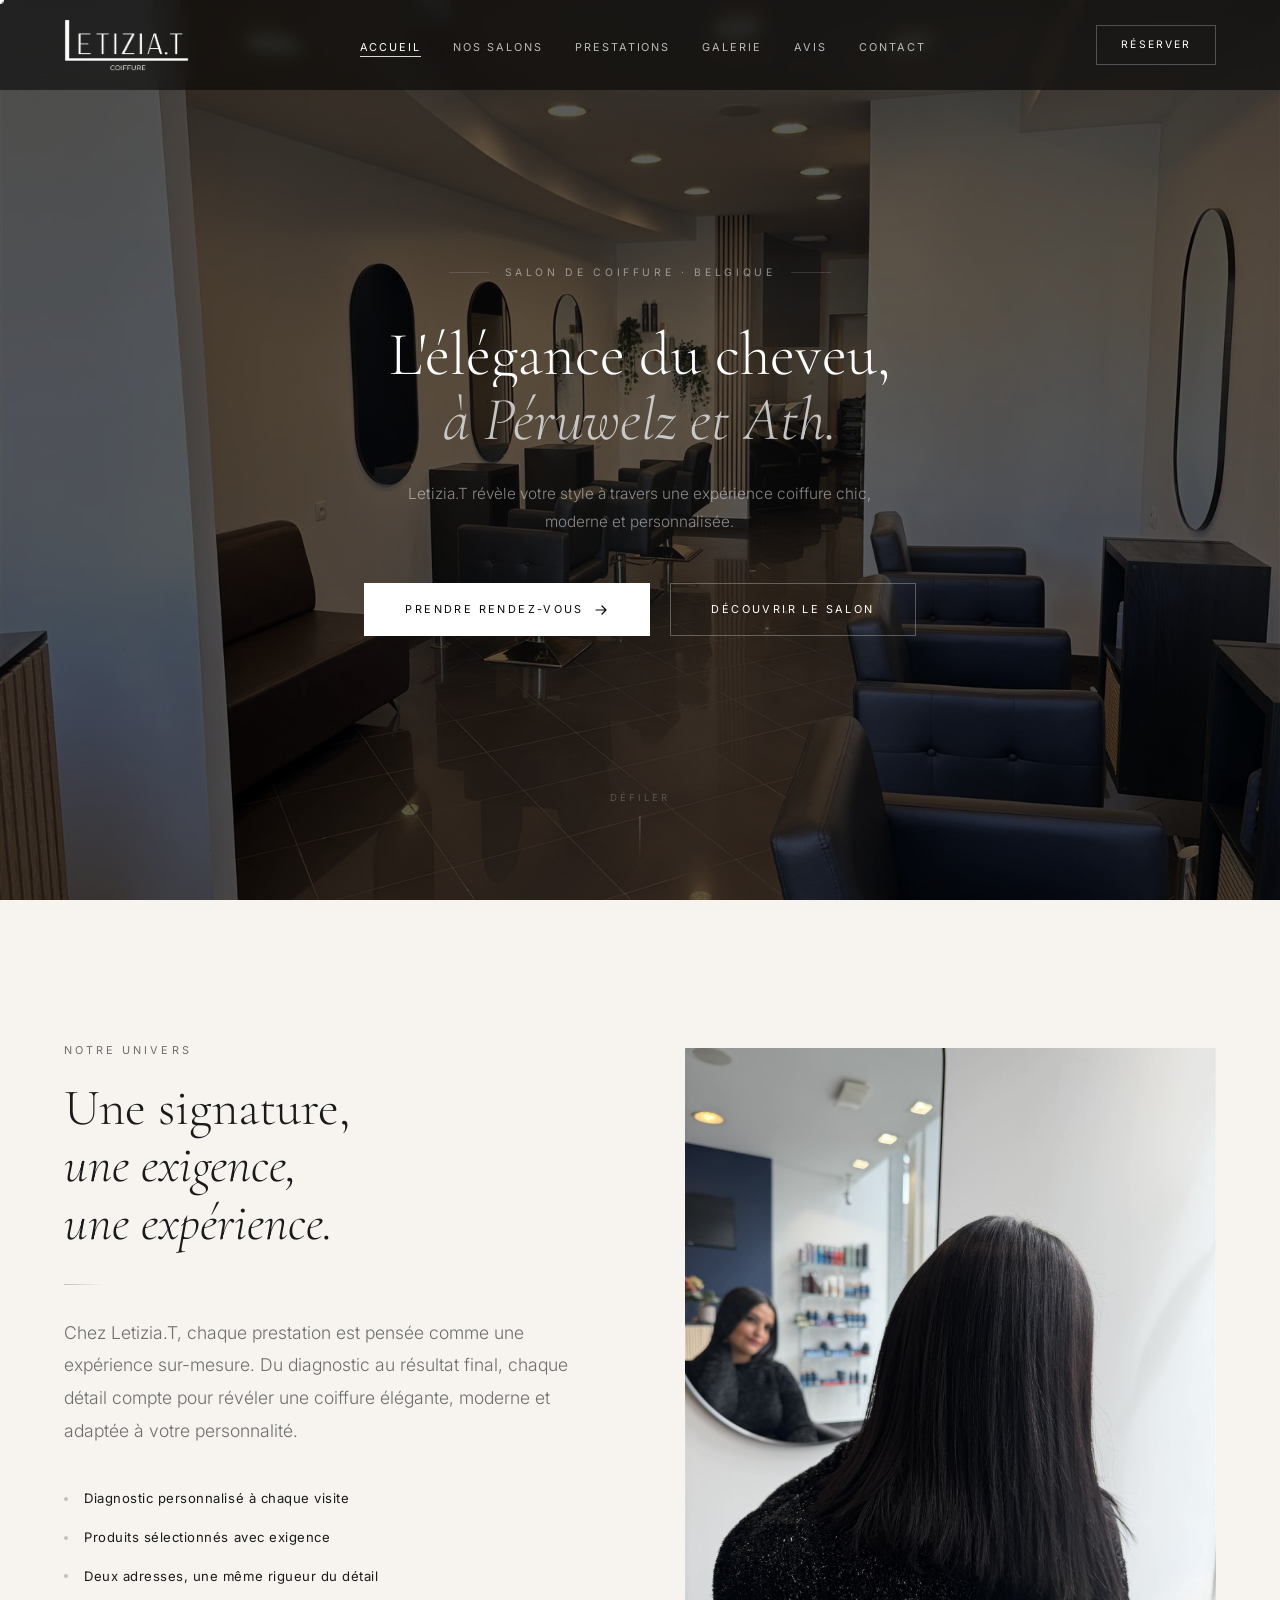
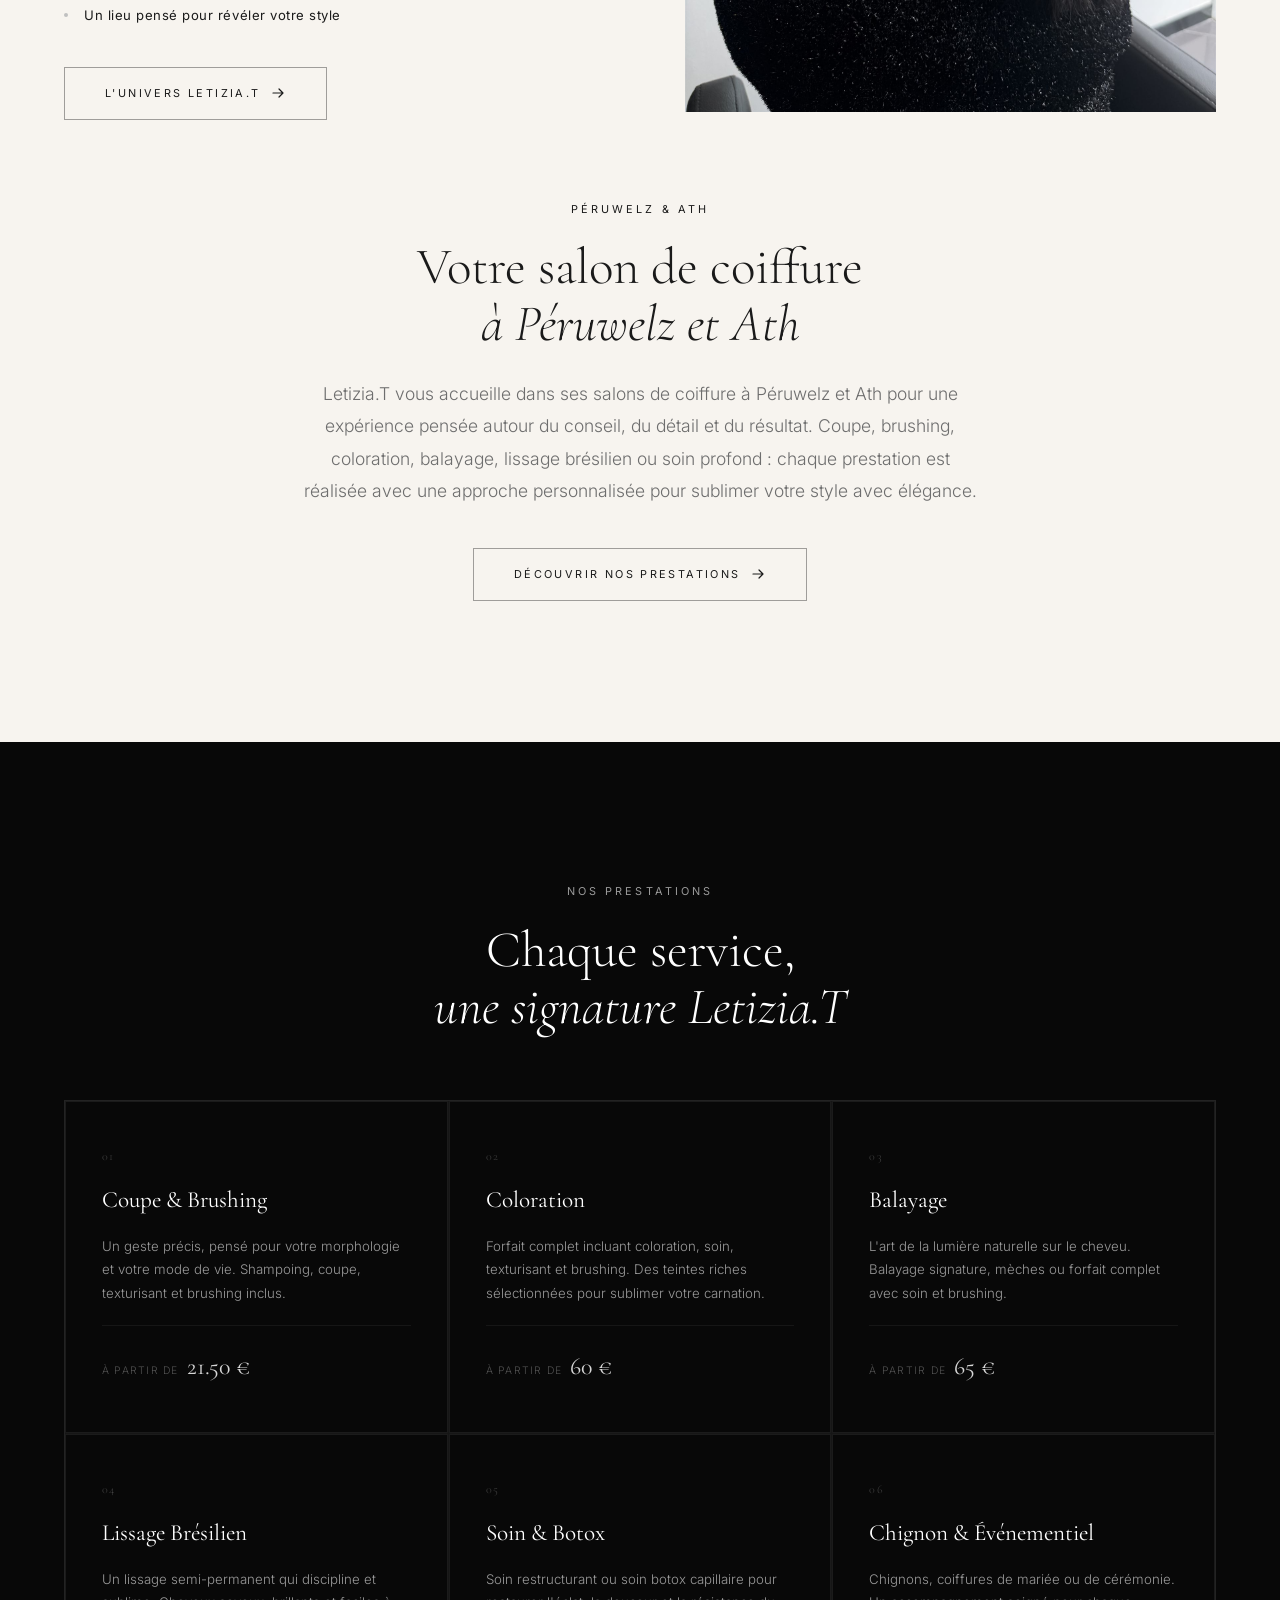
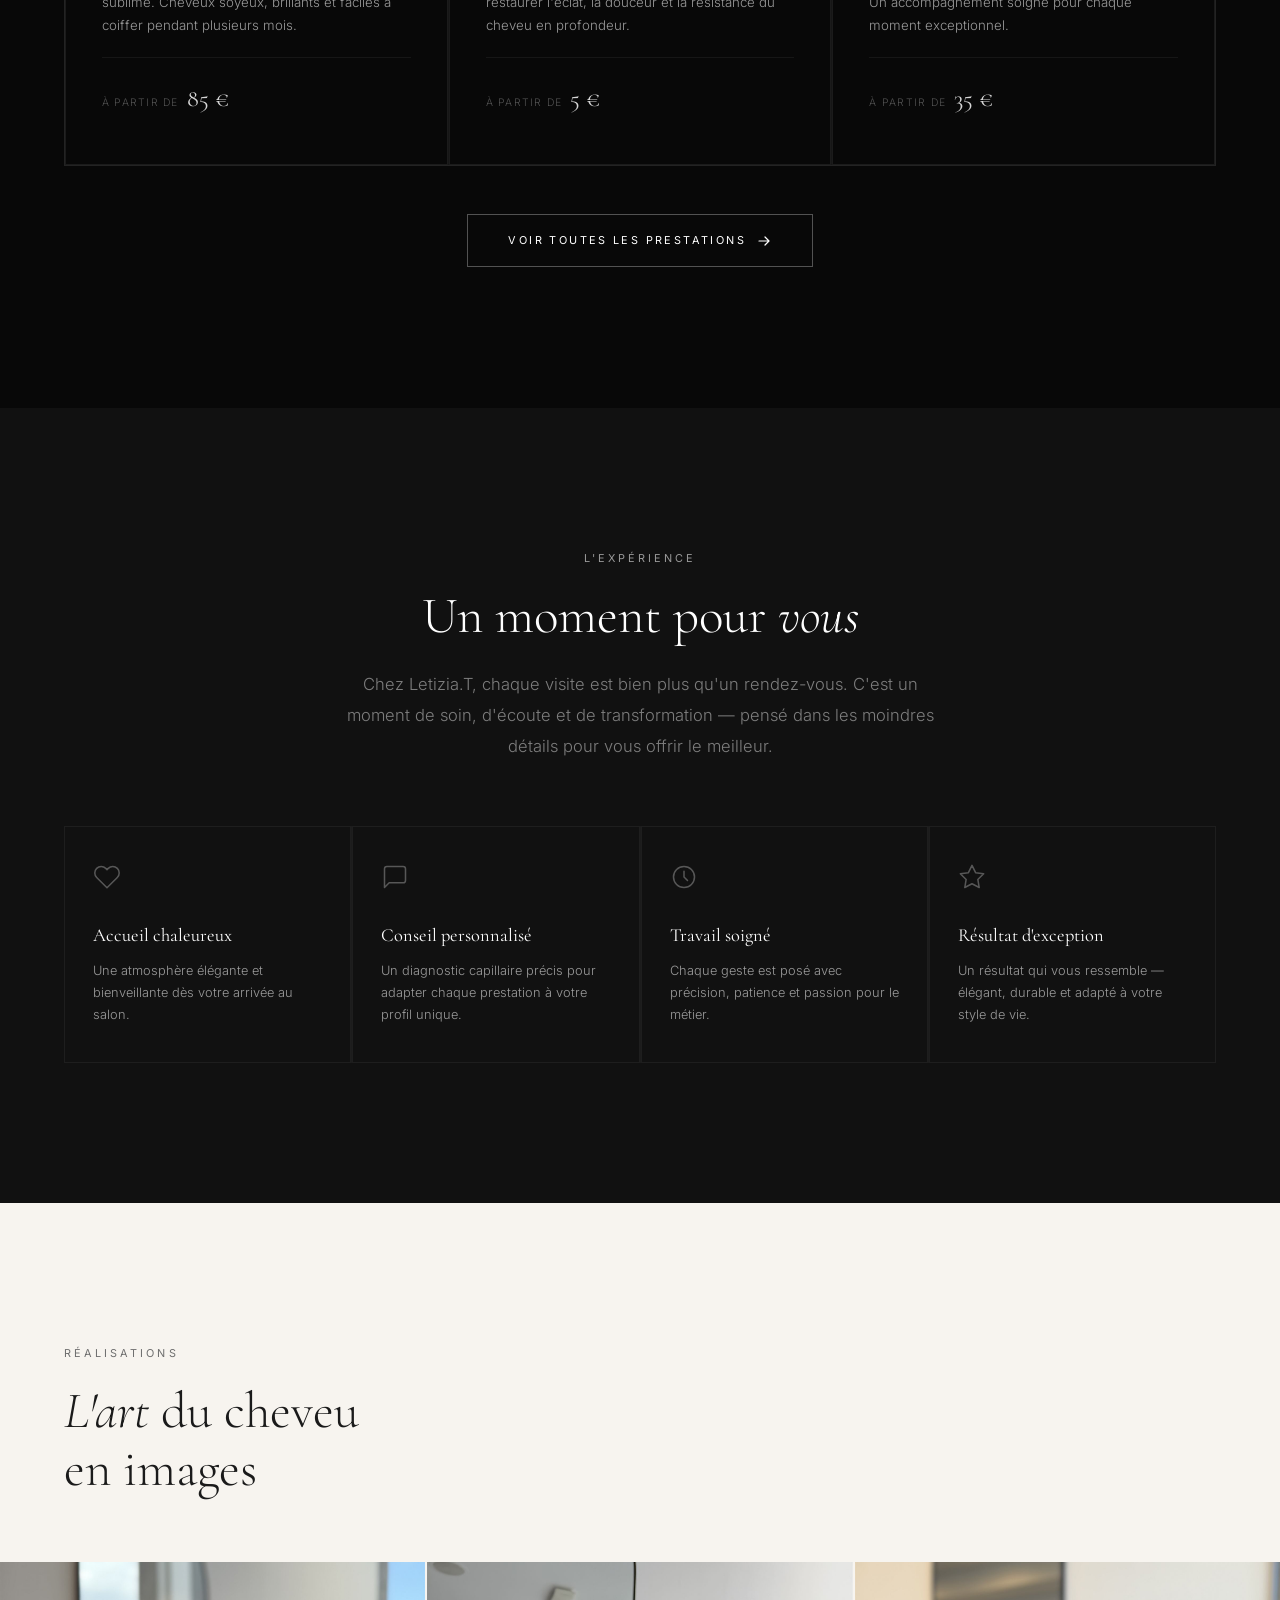
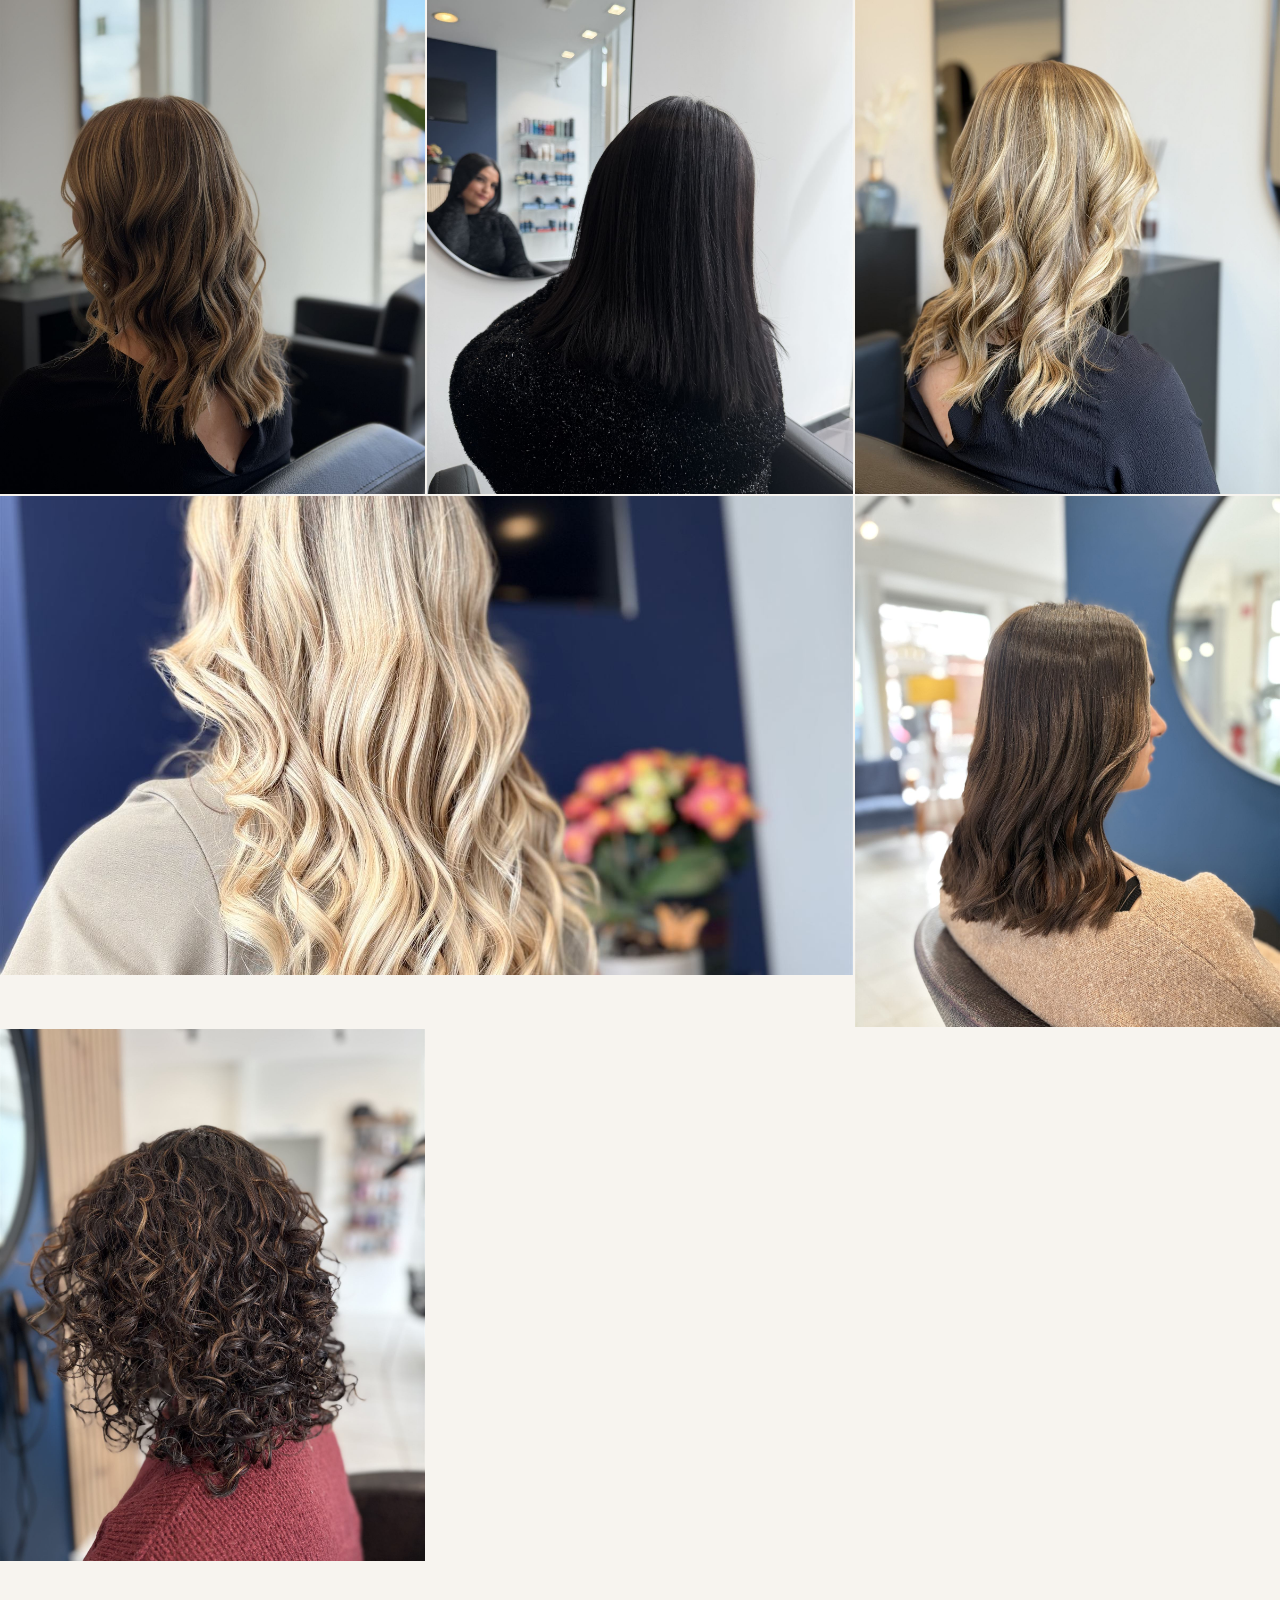
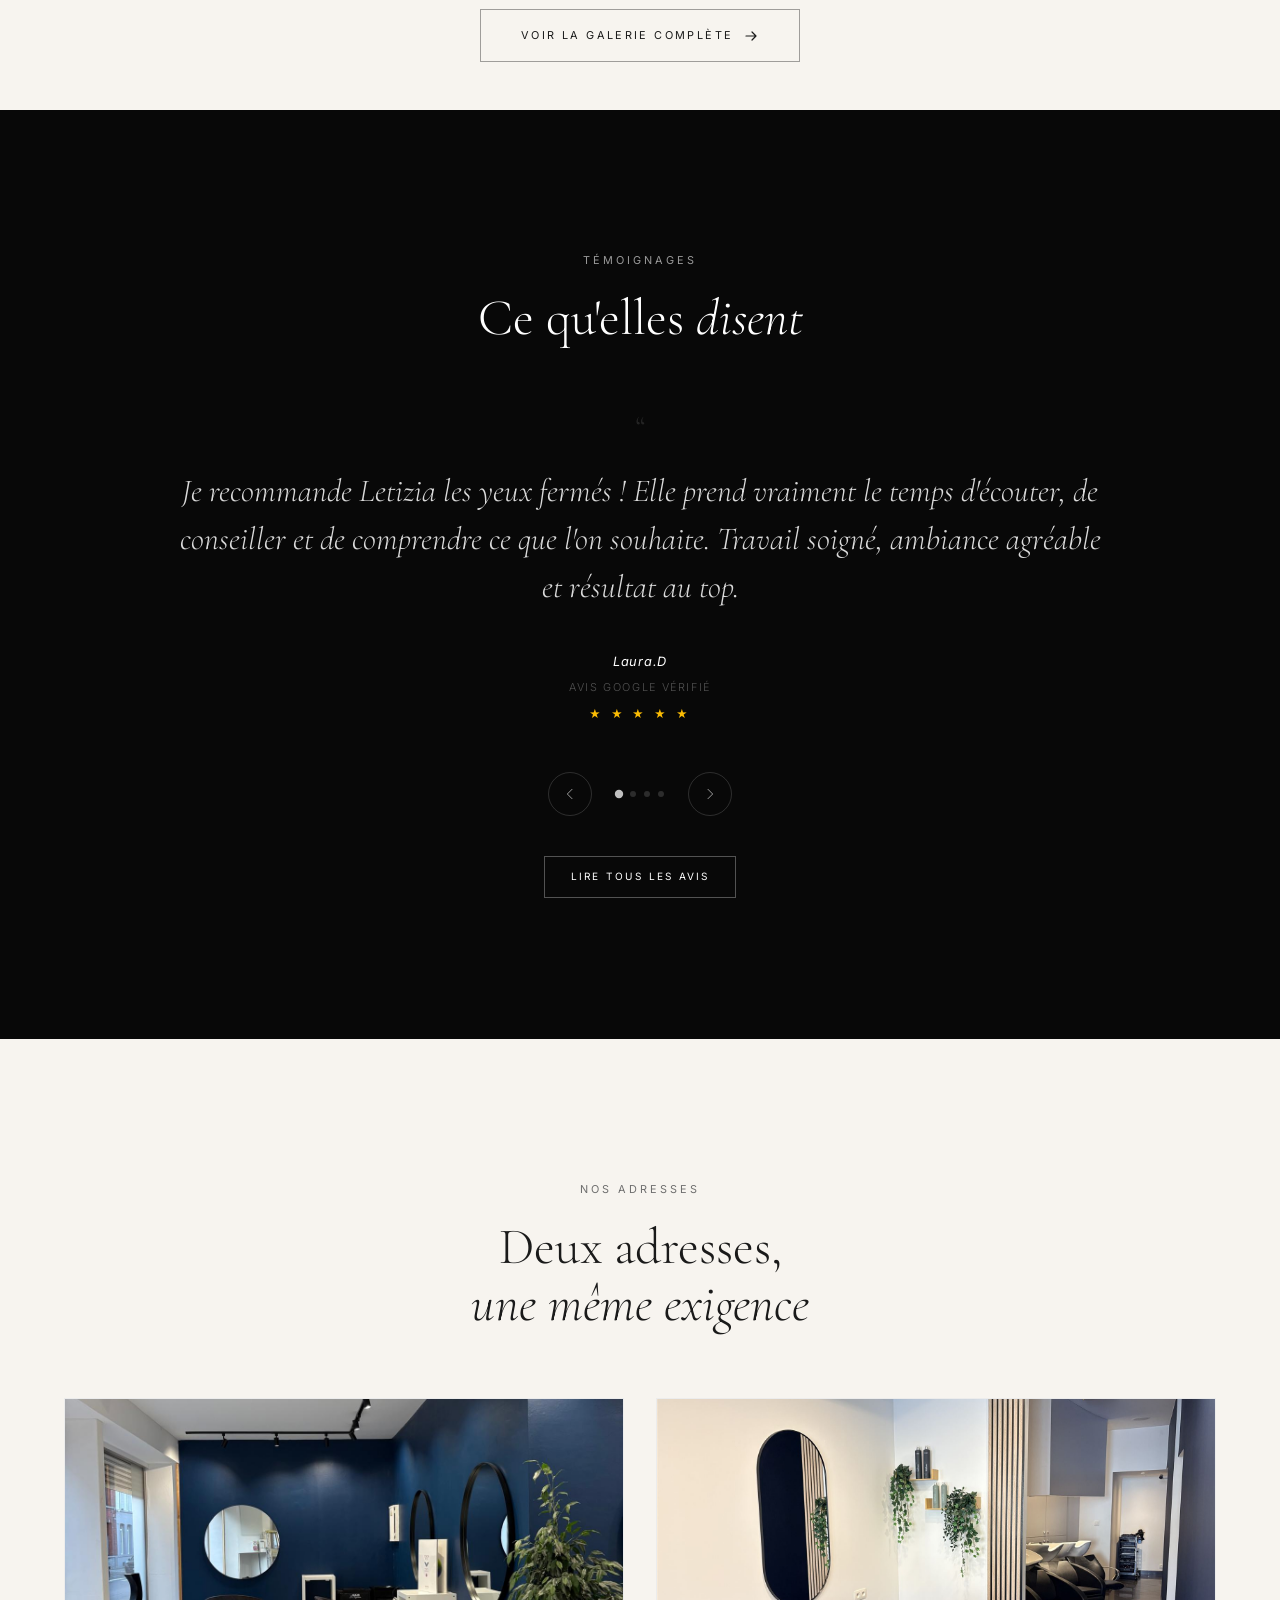
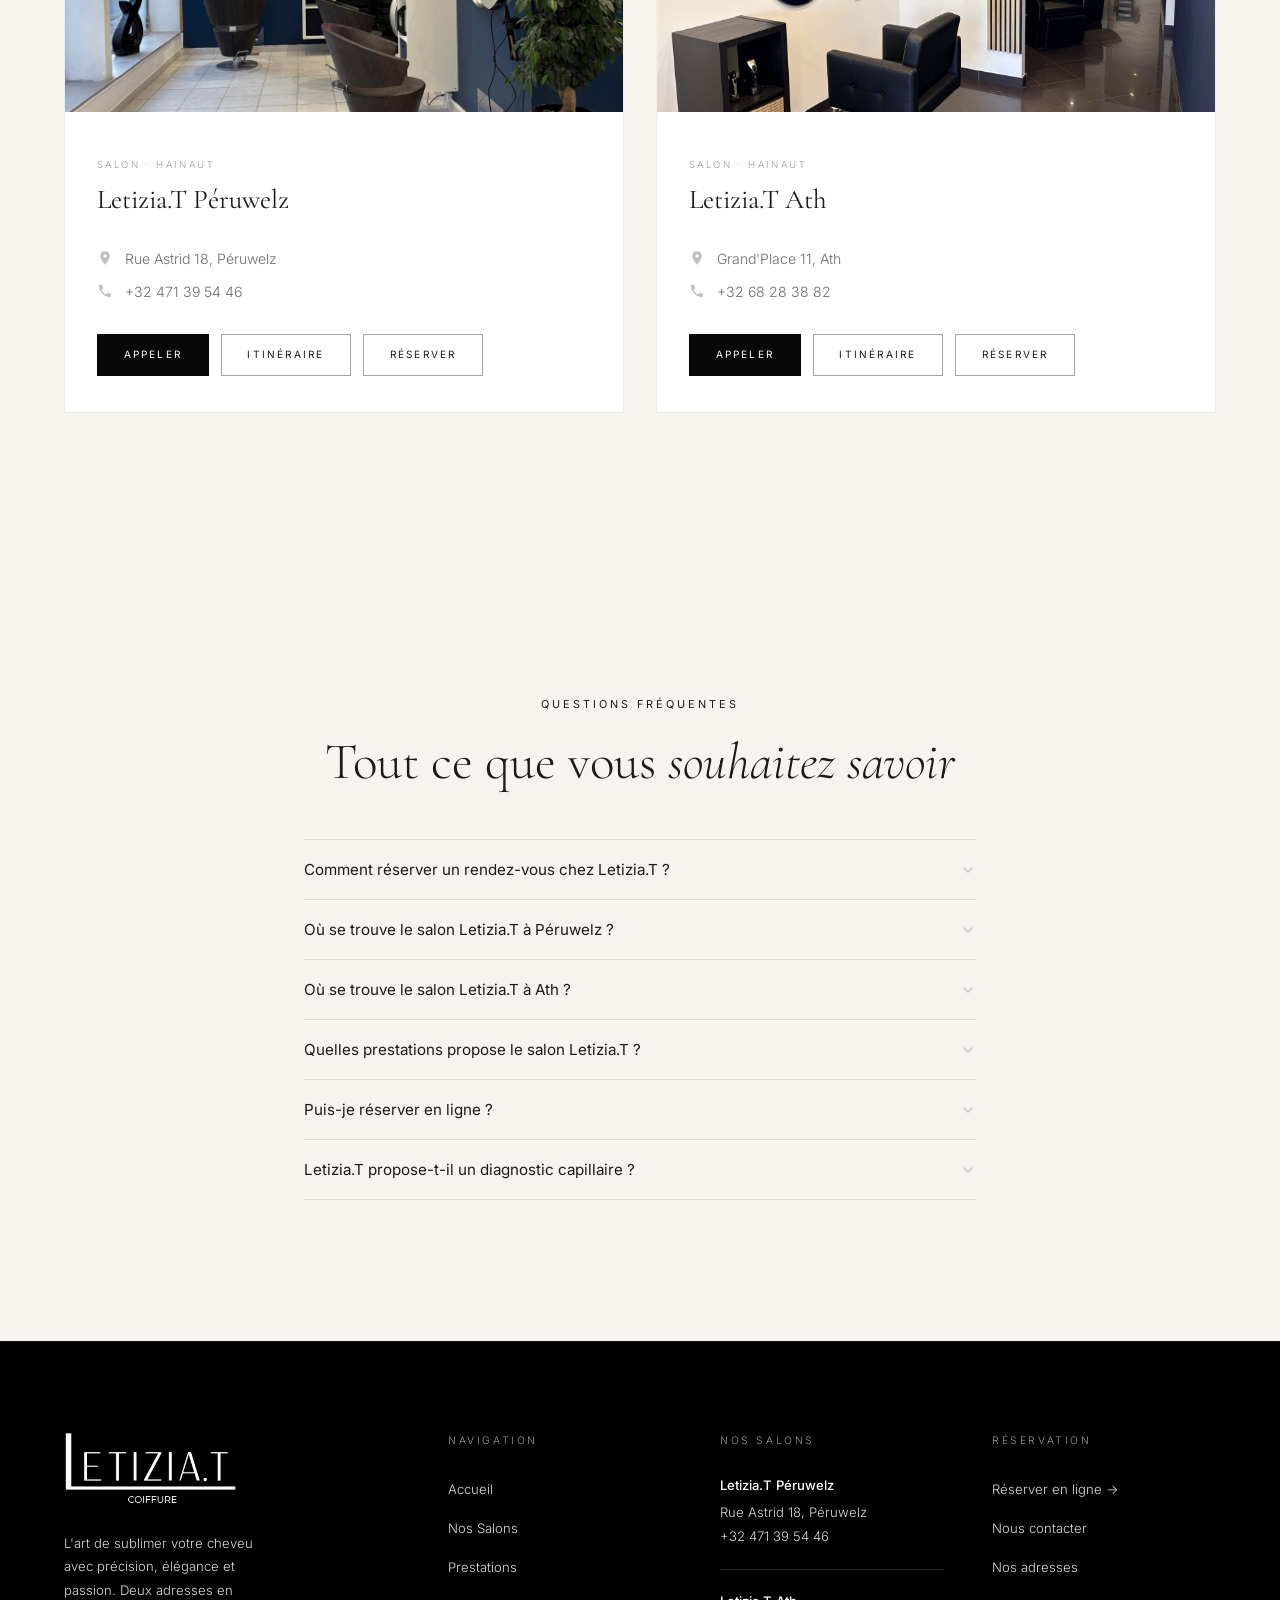
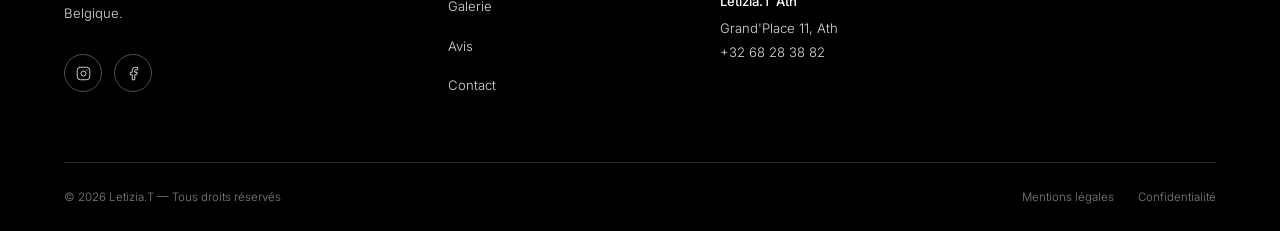
<file: index.html>
<!DOCTYPE html>
<html lang="fr-BE">
<head>
  <!-- Google tag -->
  <script async src="https://www.googletagmanager.com/gtm.js?id=GTM-TZKCF6P5"></script>
  <script>
    window.dataLayer = window.dataLayer || [];
    function gtag(){dataLayer.push(arguments);}
    gtag('js', new Date());
  </script>
  <meta charset="UTF-8" />
  <meta name="viewport" content="width=device-width, initial-scale=1.0" />

  <!-- ═══ SEO PRIMARY ═══ -->
  <title>Letizia.T | Salon de coiffure à Péruwelz &amp; Ath</title>
  <meta name="description" content="Découvrez Letizia.T, salons de coiffure à Péruwelz et Ath. Coloration, balayage, brushing, lissage brésilien et conseils personnalisés. Réservez en ligne." />
  <link rel="canonical" href="https://letizia-t.com/" />

  <!-- ═══ OPEN GRAPH ═══ -->
  <meta property="og:type"        content="website" />
  <meta property="og:locale"      content="fr_BE" />
  <meta property="og:title"       content="Letizia.T | Salon de coiffure à Péruwelz &amp; Ath" />
  <meta property="og:description" content="Une expérience coiffure chic, moderne et personnalisée dans nos salons de Péruwelz et Ath. Coloration, balayage, lissage brésilien. Réservez en ligne." />
  <meta property="og:url"         content="https://letizia-t.com/" />
  <meta property="og:image"       content="https://letizia-t.com/og-image.jpg" />
  <meta property="og:site_name"   content="Letizia.T Coiffure" />

  <!-- ═══ TWITTER CARD ═══ -->
  <meta name="twitter:card"        content="summary_large_image" />
  <meta name="twitter:title"       content="Letizia.T | Salon de coiffure à Péruwelz &amp; Ath" />
  <meta name="twitter:description" content="Une expérience coiffure chic, moderne et personnalisée dans nos salons de Péruwelz et Ath." />
  <meta name="twitter:image"       content="https://letizia-t.com/og-image.jpg" />

  <!-- ═══ SCHEMA.ORG JSON-LD ═══
       Mettre à jour l'URL du site (letizia-t.com) une fois le domaine défini.
  ═══════════════════════════════ -->
  <script type="application/ld+json">
  {
    "@context": "https://schema.org",
    "@graph": [
      {
        "@type": "WebSite",
        "@id": "https://letizia-t.com/#website",
        "url": "https://letizia-t.com/",
        "name": "Letizia.T Coiffure",
        "description": "Salons de coiffure premium à Péruwelz et Ath, Belgique",
        "inLanguage": "fr-BE",
        "publisher": { "@id": "https://letizia-t.com/#organization" }
      },
      {
        "@type": "Organization",
        "@id": "https://letizia-t.com/#organization",
        "name": "Letizia.T Coiffure",
        "url": "https://letizia-t.com/",
        "logo": {
          "@type": "ImageObject",
          "url": "https://letizia-t.com/logo.png"
        },
        "sameAs": [
          "https://www.instagram.com/salonletizia.t",
          "https://www.facebook.com/share/17oDURodCF/"
        ]
      },
      {
        "@type": "HairSalon",
        "@id": "https://letizia-t.com/#salon-peruwelz",
        "name": "Letizia.T Péruwelz",
        "url": "https://letizia-t.com/",
        "telephone": "+32471395446",
        "address": {
          "@type": "PostalAddress",
          "streetAddress": "Rue Astrid 18",
          "addressLocality": "Péruwelz",
          "addressRegion": "Hainaut",
          "postalCode": "7600",
          "addressCountry": "BE"
        },
        "geo": {
          "@type": "GeoCoordinates",
          "latitude": 50.5088,
          "longitude": 3.5929
        },
        "areaServed": { "@type": "City", "name": "Péruwelz" },
        "priceRange": "€€",
        "image": "https://letizia-t.com/logo.png",
        "sameAs": [
          "https://www.instagram.com/salonletizia.t",
          "https://www.facebook.com/share/17oDURodCF/"
        ],
        "potentialAction": {
          "@type": "ReserveAction",
          "target": {
            "@type": "EntryPoint",
            "urlTemplate": "https://salonkee.be/salon-group/letizia-t"
          }
        }
      },
      {
        "@type": "HairSalon",
        "@id": "https://letizia-t.com/#salon-ath",
        "name": "Letizia.T Ath",
        "url": "https://letizia-t.com/",
        "telephone": "+3268283882",
        "address": {
          "@type": "PostalAddress",
          "streetAddress": "Grand'Place 11",
          "addressLocality": "Ath",
          "addressRegion": "Hainaut",
          "postalCode": "7800",
          "addressCountry": "BE"
        },
        "geo": {
          "@type": "GeoCoordinates",
          "latitude": 50.6333,
          "longitude": 3.7833
        },
        "areaServed": { "@type": "City", "name": "Ath" },
        "priceRange": "€€",
        "image": "https://letizia-t.com/logo.png",
        "sameAs": [
          "https://www.instagram.com/salonletizia.t",
          "https://www.facebook.com/share/17oDURodCF/"
        ],
        "potentialAction": {
          "@type": "ReserveAction",
          "target": {
            "@type": "EntryPoint",
            "urlTemplate": "https://salonkee.be/salon-group/letizia-t"
          }
        }
      },
      {
        "@type": "FAQPage",
        "mainEntity": [
          {
            "@type": "Question",
            "name": "Comment réserver un rendez-vous chez Letizia.T ?",
            "acceptedAnswer": {
              "@type": "Answer",
              "text": "Vous pouvez réserver en ligne via Salonkee (salonkee.be/salon-group/letizia-t), ou appeler le salon de Péruwelz au +32 471 39 54 46 ou celui d'Ath au +32 68 28 38 82."
            }
          },
          {
            "@type": "Question",
            "name": "Où se trouve le salon Letizia.T à Péruwelz ?",
            "acceptedAnswer": {
              "@type": "Answer",
              "text": "Le salon Letizia.T Péruwelz est situé Rue Astrid 18, à Péruwelz. Téléphone : +32 471 39 54 46."
            }
          },
          {
            "@type": "Question",
            "name": "Où se trouve le salon Letizia.T à Ath ?",
            "acceptedAnswer": {
              "@type": "Answer",
              "text": "Le salon Letizia.T Ath est situé Grand'Place 11, à Ath. Téléphone : +32 68 28 38 82."
            }
          },
          {
            "@type": "Question",
            "name": "Quelles prestations propose Letizia.T ?",
            "acceptedAnswer": {
              "@type": "Answer",
              "text": "Letizia.T propose des colorations, balayages, coupes femme, brushings, lissages brésiliens, soins profonds et un diagnostic personnalisé dans ses salons de Péruwelz et Ath."
            }
          },
          {
            "@type": "Question",
            "name": "Puis-je réserver en ligne chez Letizia.T ?",
            "acceptedAnswer": {
              "@type": "Answer",
              "text": "Oui, la réservation en ligne est disponible 24h/24 via Salonkee à l'adresse salonkee.be/salon-group/letizia-t. Vous choisissez salon, prestation et créneau en quelques clics."
            }
          },
          {
            "@type": "Question",
            "name": "Letizia.T propose-t-il un diagnostic capillaire personnalisé ?",
            "acceptedAnswer": {
              "@type": "Answer",
              "text": "Oui, chaque prestation peut commencer par un diagnostic afin de comprendre vos attentes, votre type de cheveux et le résultat souhaité. C'est l'approche sur-mesure qui distingue l'expérience Letizia.T."
            }
          }
        ]
      }
    ]
  }
  </script>

  <!-- ═══ FONTS ═══ -->
  <link rel="preconnect" href="https://fonts.googleapis.com" />
  <link rel="preconnect" href="https://fonts.gstatic.com" crossorigin />
  <link href="https://fonts.googleapis.com/css2?family=Cormorant+Garamond:ital,wght@0,300;0,400;0,500;1,300;1,400;1,500&family=Inter:wght@200;300;400;500&display=swap" rel="stylesheet" />
  <link rel="stylesheet" href="style.css" />
</head>
<body>

<!-- ── NAVIGATION ── -->
<nav class="nav" id="nav">
  <a href="index.html" class="nav-logo" aria-label="Letizia.T — Accueil">
    <img src="logo-transparent.png" alt="Letizia.T Coiffure" class="nav-logo-img" />
  </a>
  <ul class="nav-links" role="list">
    <li><a href="index.html">Accueil</a></li>
    <li><a href="salons.html">Nos Salons</a></li>
    <li><a href="prestations.html">Prestations</a></li>
    <li><a href="galerie.html">Galerie</a></li>
    <li><a href="avis.html">Avis</a></li>
    <li><a href="contact.html">Contact</a></li>
  </ul>
  <a href="https://salonkee.be/salon-group/letizia-t" target="_blank" rel="noopener noreferrer" class="nav-book">Réserver</a>
  <button class="nav-burger" id="navBurger" aria-label="Ouvrir le menu" aria-expanded="false">
    <span></span><span></span>
  </button>
</nav>

<!-- ── MOBILE MENU ── -->
<div class="mobile-menu" id="mobileMenu" role="dialog" aria-label="Menu navigation">
  <nav class="mobile-menu-links">
    <a href="index.html"       class="mobile-menu-link">Accueil</a>
    <a href="salons.html"      class="mobile-menu-link">Le Salon</a>
    <a href="prestations.html" class="mobile-menu-link">Prestations</a>
    <a href="galerie.html"     class="mobile-menu-link">Galerie</a>
    <a href="avis.html"        class="mobile-menu-link">Avis</a>
    <a href="contact.html"     class="mobile-menu-link">Contact</a>
  </nav>
</div>

<!-- ═══════════════════════════════════════
     1. HERO
════════════════════════════════════════ -->
<section class="hero" id="hero" aria-label="Letizia.T — Salon de coiffure premium">
  <div class="hero-bg">
    <img
      src="images/salon-ath-1.jpg"
      alt="Salon Letizia.T — Espace coiffure"
      loading="eager"
    />
  </div>
  <div class="hero-orb" aria-hidden="true"></div>

  <div class="hero-content">
    <div class="hero-label-wrap" aria-hidden="true">
      <span class="hero-label-line"></span>
      <span class="label hero-label">Salon de Coiffure · Belgique</span>
      <span class="hero-label-line"></span>
    </div>

    <h1 class="hero-title">
      L'élégance du cheveu,<br /><em>à Péruwelz et Ath.</em>
    </h1>

    <p class="hero-sub">
      Letizia.T révèle votre style à travers une expérience coiffure chic, moderne et personnalisée.
    </p>

    <div class="hero-actions">
      <a
        href="https://salonkee.be/salon-group/letizia-t"
        target="_blank"
        rel="noopener"
        class="btn btn-primary btn-magnetic"
      >
        Prendre rendez-vous
        <svg class="btn-arrow" viewBox="0 0 16 16" fill="none"><path d="M3 8h10M9 4l4 4-4 4" stroke="currentColor" stroke-width="1.2" stroke-linecap="round" stroke-linejoin="round"/></svg>
      </a>
      <a href="salons.html" class="btn btn-secondary btn-magnetic">Découvrir le salon</a>
    </div>
  </div>

  <div class="hero-scroll" aria-hidden="true">
    <span>Défiler</span>
    <div class="hero-scroll-line"></div>
  </div>
</section>


<!-- ═══════════════════════════════════════
     2. SIGNATURE
════════════════════════════════════════ -->
<section class="signature section" id="about">
  <div class="container">
    <div class="signature-grid">

      <!-- Content -->
      <div class="signature-content">
        <span class="label section-label" data-reveal="up">Notre univers</span>
        <h2 class="h2" data-reveal="up" data-delay="1">
          Une signature,<br /><em>une exigence,<br />une expérience.</em>
        </h2>
        <div class="signature-divider" data-reveal="up" data-delay="2"></div>
        <p class="body-large" data-reveal="up" data-delay="2">
          Chez Letizia.T, chaque prestation est pensée comme une expérience sur-mesure. Du diagnostic au résultat final, chaque détail compte pour révéler une coiffure élégante, moderne et adaptée à votre personnalité.
        </p>

        <div class="signature-values" data-reveal="up" data-delay="3">
          <div class="signature-value"><span class="signature-value-dot"></span>Diagnostic personnalisé à chaque visite</div>
          <div class="signature-value"><span class="signature-value-dot"></span>Produits sélectionnés avec exigence</div>
          <div class="signature-value"><span class="signature-value-dot"></span>Deux adresses, une même rigueur du détail</div>
          <div class="signature-value"><span class="signature-value-dot"></span>Un lieu pensé pour révéler votre style</div>
        </div>

        <div style="margin-top:2.5rem" data-reveal="up" data-delay="4">
          <a href="salons.html" class="btn btn-ghost-dark">
            L'univers Letizia.T
            <svg class="btn-arrow" viewBox="0 0 16 16" fill="none"><path d="M3 8h10M9 4l4 4-4 4" stroke="currentColor" stroke-width="1.2" stroke-linecap="round" stroke-linejoin="round"/></svg>
          </a>
        </div>
      </div>

      <!-- Image -->
      <div class="signature-image" data-reveal="right">
        <div class="signature-img-main">
          <img
            src="images/galerie-cliente-1.jpg"
            alt="Expérience client Letizia.T"
            loading="lazy"
          />
        </div>
      </div>

    </div>
  </div>
</section>


<!-- ═══════════════════════════════════════
     LOCAL SEO — Présence locale
════════════════════════════════════════ -->
<section class="local-intro section" style="background:var(--off-white);color:var(--dark)">
  <div class="container" style="max-width:860px; text-align:center">
    <span class="label section-label" data-reveal="up">Péruwelz &amp; Ath</span>
    <h2 class="h2" data-reveal="up" data-delay="1">
      Votre salon de coiffure<br /><em>à Péruwelz et Ath</em>
    </h2>
    <p class="body-large" style="margin:1.5rem auto 0; color:var(--gray); max-width:680px" data-reveal="up" data-delay="2">
      Letizia.T vous accueille dans ses salons de coiffure à Péruwelz et Ath pour une expérience pensée autour du conseil, du détail et du résultat. Coupe, brushing, coloration, balayage, lissage brésilien ou soin profond : chaque prestation est réalisée avec une approche personnalisée pour sublimer votre style avec élégance.
    </p>
    <div style="margin-top:2.5rem" data-reveal="up" data-delay="3">
      <a href="prestations.html" class="btn btn-ghost-dark">
        Découvrir nos prestations
        <svg class="btn-arrow" viewBox="0 0 16 16" fill="none"><path d="M3 8h10M9 4l4 4-4 4" stroke="currentColor" stroke-width="1.2" stroke-linecap="round" stroke-linejoin="round"/></svg>
      </a>
    </div>
  </div>
</section>


<!-- ═══════════════════════════════════════
     3. SERVICES
════════════════════════════════════════ -->
<section class="services section" id="services">
  <div class="container">
    <div class="section-header centered">
      <span class="label section-label text-silver" data-reveal="up">Nos prestations</span>
      <h2 class="h2" data-reveal="up" data-delay="1">
        Chaque service,<br /><em>une signature Letizia.T</em>
      </h2>
    </div>

    <div class="services-grid">

      <article class="service-card" data-reveal="up">
        <span class="service-num">01</span>
        <h3>Coupe &amp; Brushing</h3>
        <p>Un geste précis, pensé pour votre morphologie et votre mode de vie. Shampoing, coupe, texturisant et brushing inclus.</p>
        <div class="service-price-line">
          <span class="price-from">À partir de</span>
          <span class="price-value">21.50 €</span>
        </div>
      </article>

      <article class="service-card" data-reveal="up" data-delay="1">
        <span class="service-num">02</span>
        <h3>Coloration</h3>
        <p>Forfait complet incluant coloration, soin, texturisant et brushing. Des teintes riches sélectionnées pour sublimer votre carnation.</p>
        <div class="service-price-line">
          <span class="price-from">À partir de</span>
          <span class="price-value">60 €</span>
        </div>
      </article>

      <article class="service-card" data-reveal="up" data-delay="2">
        <span class="service-num">03</span>
        <h3>Balayage</h3>
        <p>L'art de la lumière naturelle sur le cheveu. Balayage signature, mèches ou forfait complet avec soin et brushing.</p>
        <div class="service-price-line">
          <span class="price-from">À partir de</span>
          <span class="price-value">65 €</span>
        </div>
      </article>

      <article class="service-card" data-reveal="up" data-delay="1">
        <span class="service-num">04</span>
        <h3>Lissage Brésilien</h3>
        <p>Un lissage semi-permanent qui discipline et sublime. Cheveux soyeux, brillants et faciles à coiffer pendant plusieurs mois.</p>
        <div class="service-price-line">
          <span class="price-from">À partir de</span>
          <span class="price-value">85 €</span>
        </div>
      </article>

      <article class="service-card" data-reveal="up" data-delay="2">
        <span class="service-num">05</span>
        <h3>Soin &amp; Botox</h3>
        <p>Soin restructurant ou soin botox capillaire pour restaurer l'éclat, la douceur et la résistance du cheveu en profondeur.</p>
        <div class="service-price-line">
          <span class="price-from">À partir de</span>
          <span class="price-value">5 €</span>
        </div>
      </article>

      <article class="service-card" data-reveal="up" data-delay="3">
        <span class="service-num">06</span>
        <h3>Chignon &amp; Événementiel</h3>
        <p>Chignons, coiffures de mariée ou de cérémonie. Un accompagnement soigné pour chaque moment exceptionnel.</p>
        <div class="service-price-line">
          <span class="price-from">À partir de</span>
          <span class="price-value">35 €</span>
        </div>
      </article>

    </div>

    <div style="text-align:center; margin-top:3rem" data-reveal="up">
      <a href="prestations.html" class="btn btn-secondary">
        Voir toutes les prestations
        <svg class="btn-arrow" viewBox="0 0 16 16" fill="none"><path d="M3 8h10M9 4l4 4-4 4" stroke="currentColor" stroke-width="1.2" stroke-linecap="round" stroke-linejoin="round"/></svg>
      </a>
    </div>
  </div>
</section>


<!-- ═══════════════════════════════════════
     4. EXPÉRIENCE CLIENT
════════════════════════════════════════ -->
<section class="experience section">
  <div class="container">
    <div class="section-header centered">
      <span class="label section-label text-silver" data-reveal="up">L'expérience</span>
      <h2 class="h2" data-reveal="up" data-delay="1">
        Un moment pour <em>vous</em>
      </h2>
      <p class="experience-intro" style="margin-top:1.5rem" data-reveal="up" data-delay="2">
        Chez Letizia.T, chaque visite est bien plus qu'un rendez-vous. C'est un moment de soin, d'écoute et de transformation — pensé dans les moindres détails pour vous offrir le meilleur.
      </p>
    </div>

    <div class="experience-grid">
      <div class="experience-item" data-reveal="up">
        <svg class="exp-icon" viewBox="0 0 24 24" fill="none"><path d="M20.84 4.61a5.5 5.5 0 00-7.78 0L12 5.67l-1.06-1.06a5.5 5.5 0 00-7.78 7.78l1.06 1.06L12 21.23l7.78-7.78 1.06-1.06a5.5 5.5 0 000-7.78z" stroke="currentColor" stroke-width="1.3" stroke-linecap="round" stroke-linejoin="round"/></svg>
        <h4>Accueil chaleureux</h4>
        <p>Une atmosphère élégante et bienveillante dès votre arrivée au salon.</p>
      </div>
      <div class="experience-item" data-reveal="up" data-delay="1">
        <svg class="exp-icon" viewBox="0 0 24 24" fill="none"><path d="M21 15a2 2 0 01-2 2H7l-4 4V5a2 2 0 012-2h14a2 2 0 012 2z" stroke="currentColor" stroke-width="1.3" stroke-linecap="round" stroke-linejoin="round"/></svg>
        <h4>Conseil personnalisé</h4>
        <p>Un diagnostic capillaire précis pour adapter chaque prestation à votre profil unique.</p>
      </div>
      <div class="experience-item" data-reveal="up" data-delay="2">
        <svg class="exp-icon" viewBox="0 0 24 24" fill="none"><circle cx="12" cy="12" r="9" stroke="currentColor" stroke-width="1.3"/><path d="M12 7v5l3 3" stroke="currentColor" stroke-width="1.3" stroke-linecap="round"/></svg>
        <h4>Travail soigné</h4>
        <p>Chaque geste est posé avec précision, patience et passion pour le métier.</p>
      </div>
      <div class="experience-item" data-reveal="up" data-delay="3">
        <svg class="exp-icon" viewBox="0 0 24 24" fill="none"><path d="M12 2l3.09 6.26L22 9.27l-5 4.87 1.18 6.88L12 17.77l-6.18 3.25L7 14.14 2 9.27l6.91-1.01L12 2z" stroke="currentColor" stroke-width="1.3" stroke-linecap="round" stroke-linejoin="round"/></svg>
        <h4>Résultat d'exception</h4>
        <p>Un résultat qui vous ressemble — élégant, durable et adapté à votre style de vie.</p>
      </div>
    </div>
  </div>
</section>


<!-- ═══════════════════════════════════════
     5. GALERIE (preview)
════════════════════════════════════════ -->
<section class="gallery-section section">
  <div class="container">
    <div class="section-header">
      <span class="label section-label" data-reveal="up">Réalisations</span>
      <h2 class="h2" data-reveal="up" data-delay="1">
        <em>L'art</em> du cheveu<br />en images
      </h2>
    </div>
  </div>

  <div class="gallery-grid" style="margin-top:3rem" data-reveal="scale">
    <div class="gallery-item" data-lightbox data-category="balayage" data-caption="Balayage caramel">
      <img src="images/galerie-cliente-2.jpg" alt="Balayage caramel sur cheveux ondulés — Letizia.T" loading="lazy" />
      <div class="gallery-overlay">
        <span class="gallery-overlay-tag">Balayage</span>
        <span class="gallery-overlay-title">Mouvement naturel</span>
      </div>
    </div>
    <div class="gallery-item" data-lightbox data-category="coupe" data-caption="Brushing lisse">
      <img src="images/galerie-cliente-1.jpg" alt="Brushing lisse et brillant — Letizia.T" loading="lazy" />
      <div class="gallery-overlay">
        <span class="gallery-overlay-tag">Coupe &amp; Brushing</span>
        <span class="gallery-overlay-title">Brillance intense</span>
      </div>
    </div>
    <div class="gallery-item" data-lightbox data-category="balayage" data-caption="Balayage blond doré">
      <img src="images/galerie-cliente-3.jpg" alt="Balayage blond doré — Letizia.T" loading="lazy" />
      <div class="gallery-overlay">
        <span class="gallery-overlay-tag">Balayage</span>
        <span class="gallery-overlay-title">Vagues lumineuses</span>
      </div>
    </div>
    <div class="gallery-item wide" data-lightbox data-category="balayage" data-caption="Balayage blond long">
      <img src="images/galerie-cliente-4.jpg" alt="Balayage blond sur cheveux longs — Letizia.T" loading="lazy" />
      <div class="gallery-overlay">
        <span class="gallery-overlay-tag">Balayage</span>
        <span class="gallery-overlay-title">Longueur et éclat</span>
      </div>
    </div>
    <div class="gallery-item" data-lightbox data-category="coupe" data-caption="Coupe & Brushing">
      <img src="images/galerie-cliente-5.jpg" alt="Coupe et brushing avec reflets subtils — Letizia.T" loading="lazy" />
      <div class="gallery-overlay">
        <span class="gallery-overlay-tag">Coupe &amp; Brushing</span>
        <span class="gallery-overlay-title">Reflets subtils</span>
      </div>
    </div>
    <div class="gallery-item" data-lightbox data-category="balayage" data-caption="Balayage sur boucles">
      <img src="images/galerie-cliente-6.jpg" alt="Balayage caramel sur cheveux bouclés — Letizia.T" loading="lazy" />
      <div class="gallery-overlay">
        <span class="gallery-overlay-tag">Balayage</span>
        <span class="gallery-overlay-title">Reflets caramel</span>
      </div>
    </div>
  </div>

  <div style="text-align:center; padding:3rem var(--gutter)" data-reveal="up">
    <a href="galerie.html" class="btn btn-ghost-dark">
      Voir la galerie complète
      <svg class="btn-arrow" viewBox="0 0 16 16" fill="none"><path d="M3 8h10M9 4l4 4-4 4" stroke="currentColor" stroke-width="1.2" stroke-linecap="round" stroke-linejoin="round"/></svg>
    </a>
  </div>
</section>


<!-- ═══════════════════════════════════════
     6. AVIS CLIENTS
════════════════════════════════════════ -->
<section class="testimonials section">
  <div class="container">
    <div class="section-header centered">
      <span class="label section-label text-silver" data-reveal="up">Témoignages</span>
      <h2 class="h2" data-reveal="up" data-delay="1">Ce qu'elles <em>disent</em></h2>
    </div>

    <div class="testimonials-slider" data-reveal="up" data-delay="2">
      <div class="testimonials-track-inner">

        <div class="testimonial-slide">
          <div class="testimonial-quote">&ldquo;</div>
          <blockquote class="testimonial-text">
            Je recommande Letizia les yeux fermés ! Elle prend vraiment le temps d'écouter, de conseiller et de comprendre ce que l'on souhaite. Travail soigné, ambiance agréable et résultat au top.
          </blockquote>
          <div class="testimonial-author">
            <cite class="testimonial-name">Laura.D</cite>
            <span class="testimonial-role">Avis Google vérifié</span>
            <div class="testimonial-stars">★ ★ ★ ★ ★</div>
          </div>
        </div>

        <div class="testimonial-slide">
          <div class="testimonial-quote">&ldquo;</div>
          <blockquote class="testimonial-text">
            Moi qui avait la phobie de retourner chez le coiffeur, vous pouvez y aller les yeux fermés ! Elles sont toutes à l'écoute, rassurantes et leur travail est juste sublime.
          </blockquote>
          <div class="testimonial-author">
            <cite class="testimonial-name">Elena.D</cite>
            <span class="testimonial-role">Avis Google vérifié</span>
            <div class="testimonial-stars">★ ★ ★ ★ ★</div>
          </div>
        </div>

        <div class="testimonial-slide">
          <div class="testimonial-quote">&ldquo;</div>
          <blockquote class="testimonial-text">
            Je suis ravie de ma visite au salon. L'accueil est chaleureux et l'équipe est attentive à mes besoins. Je suis repartie avec exactement le résultat que j'espérais.
          </blockquote>
          <div class="testimonial-author">
            <cite class="testimonial-name">Fanny.B</cite>
            <span class="testimonial-role">Avis Google vérifié</span>
            <div class="testimonial-stars">★ ★ ★ ★ ★</div>
          </div>
        </div>

        <div class="testimonial-slide">
          <div class="testimonial-quote">&ldquo;</div>
          <blockquote class="testimonial-text">
            Que dire à part que c'est parfait, rares sont les salons de coiffure où l'on est chouchouté comme ça. Je suis très heureuse de ma couleur qui est super lumineuse, ma coupe nickel.
          </blockquote>
          <div class="testimonial-author">
            <cite class="testimonial-name">Julie.G</cite>
            <span class="testimonial-role">Avis Google vérifié</span>
            <div class="testimonial-stars">★ ★ ★ ★ ★</div>
          </div>
        </div>

      </div>

      <div class="testimonials-controls">
        <button class="testimonial-prev" aria-label="Avis précédent">
          <svg viewBox="0 0 24 24" fill="none"><path d="M15 19l-7-7 7-7" stroke="currentColor" stroke-width="1.5" stroke-linecap="round" stroke-linejoin="round"/></svg>
        </button>
        <div class="testimonial-dots-wrap">
          <button class="t-dot active" aria-label="Avis 1"></button>
          <button class="t-dot" aria-label="Avis 2"></button>
          <button class="t-dot" aria-label="Avis 3"></button>
          <button class="t-dot" aria-label="Avis 4"></button>
        </div>
        <button class="testimonial-next" aria-label="Avis suivant">
          <svg viewBox="0 0 24 24" fill="none"><path d="M9 5l7 7-7 7" stroke="currentColor" stroke-width="1.5" stroke-linecap="round" stroke-linejoin="round"/></svg>
        </button>
      </div>
    </div>

    <div style="text-align:center; margin-top:2.5rem" data-reveal="up">
      <a href="avis.html" class="btn btn-secondary btn-sm">Lire tous les avis</a>
    </div>
  </div>
</section>


<!-- ═══════════════════════════════════════
     7. NOS SALONS
════════════════════════════════════════ -->
<section class="salons-section section" id="salons">
  <div class="container">
    <div class="section-header centered">
      <span class="label section-label" data-reveal="up">Nos adresses</span>
      <h2 class="h2" data-reveal="up" data-delay="1">
        Deux adresses,<br /><em>une même exigence</em>
      </h2>
    </div>

    <div class="salons-grid">

      <!-- Salon Péruwelz -->
      <article class="salon-card" data-reveal="up" data-delay="1">
        <div class="salon-card-image">
          <img src="images/salon-peruwelz-10.jpg" alt="Letizia.T Péruwelz" loading="lazy" />
        </div>
        <div class="salon-card-body">
          <span class="salon-card-tag">Salon · Hainaut</span>
          <h3>Letizia.T Péruwelz</h3>
          <div class="salon-detail">
            <svg class="salon-detail-icon" viewBox="0 0 24 24" fill="none"><path d="M12 2C8.1 2 5 5.1 5 9c0 5.2 7 13 7 13s7-7.8 7-13c0-3.9-3.1-7-7-7zm0 9.5c-1.4 0-2.5-1.1-2.5-2.5S10.6 6.5 12 6.5s2.5 1.1 2.5 2.5S13.4 11.5 12 11.5z" fill="currentColor"/></svg>
            <span class="salon-detail-text">Rue Astrid 18, Péruwelz</span>
          </div>
          <div class="salon-detail">
            <svg class="salon-detail-icon" viewBox="0 0 24 24" fill="none"><path d="M6.6 10.8c1.4 2.8 3.8 5.1 6.6 6.6l2.2-2.2c.3-.3.7-.4 1-.2 1.1.4 2.3.6 3.6.6.6 0 1 .4 1 1V20c0 .6-.4 1-1 1-9.4 0-17-7.6-17-17 0-.6.4-1 1-1h3.5c.6 0 1 .4 1 1 0 1.3.2 2.5.6 3.6.1.3 0 .7-.2 1L6.6 10.8z" fill="currentColor"/></svg>
            <span class="salon-detail-text"><a href="tel:+32471395446">+32 471 39 54 46</a></span>
          </div>
          <div class="salon-card-actions">
            <a href="tel:+32471395446" class="btn btn-dark btn-sm">Appeler</a>
            <a href="https://www.google.com/maps/dir/?api=1&destination=Rue+Astrid+18+Péruwelz" target="_blank" rel="noopener noreferrer" class="btn btn-ghost-dark btn-sm">Itinéraire</a>
            <a href="https://salonkee.be/salon-group/letizia-t" target="_blank" rel="noopener noreferrer" class="btn btn-ghost-dark btn-sm">Réserver</a>
          </div>
        </div>
      </article>

      <!-- Salon Ath -->
      <article class="salon-card" data-reveal="up" data-delay="2">
        <div class="salon-card-image">
          <img src="images/salon-ath-2.jpg" alt="Letizia.T Ath" loading="lazy" />
        </div>
        <div class="salon-card-body">
          <span class="salon-card-tag">Salon · Hainaut</span>
          <h3>Letizia.T Ath</h3>
          <div class="salon-detail">
            <svg class="salon-detail-icon" viewBox="0 0 24 24" fill="none"><path d="M12 2C8.1 2 5 5.1 5 9c0 5.2 7 13 7 13s7-7.8 7-13c0-3.9-3.1-7-7-7zm0 9.5c-1.4 0-2.5-1.1-2.5-2.5S10.6 6.5 12 6.5s2.5 1.1 2.5 2.5S13.4 11.5 12 11.5z" fill="currentColor"/></svg>
            <span class="salon-detail-text">Grand'Place 11, Ath</span>
          </div>
          <div class="salon-detail">
            <svg class="salon-detail-icon" viewBox="0 0 24 24" fill="none"><path d="M6.6 10.8c1.4 2.8 3.8 5.1 6.6 6.6l2.2-2.2c.3-.3.7-.4 1-.2 1.1.4 2.3.6 3.6.6.6 0 1 .4 1 1V20c0 .6-.4 1-1 1-9.4 0-17-7.6-17-17 0-.6.4-1 1-1h3.5c.6 0 1 .4 1 1 0 1.3.2 2.5.6 3.6.1.3 0 .7-.2 1L6.6 10.8z" fill="currentColor"/></svg>
            <span class="salon-detail-text"><a href="tel:+3268283882">+32 68 28 38 82</a></span>
          </div>
          <div class="salon-card-actions">
            <a href="tel:+3268283882" class="btn btn-dark btn-sm">Appeler</a>
            <a href="https://www.google.com/maps/dir/?api=1&destination=Grand+Place+11+Ath" target="_blank" rel="noopener noreferrer" class="btn btn-ghost-dark btn-sm">Itinéraire</a>
            <a href="https://salonkee.be/salon-group/letizia-t" target="_blank" rel="noopener noreferrer" class="btn btn-ghost-dark btn-sm">Réserver</a>
          </div>
        </div>
      </article>

    </div>
  </div>
</section>




<!-- ═══════════════════════════════════════
     FAQ SEO
════════════════════════════════════════ -->
<section class="faq-section section" style="background:var(--off-white);color:var(--dark)">
  <div class="container" style="max-width:800px">
    <div class="section-header centered" style="margin-bottom:3rem">
      <span class="label section-label" data-reveal="up">Questions fréquentes</span>
      <h2 class="h2" data-reveal="up" data-delay="1">
        Tout ce que vous <em>souhaitez savoir</em>
      </h2>
    </div>

    <div class="faq-list" data-reveal="up" data-delay="2">

      <div class="faq-item">
        <button class="faq-q" aria-expanded="false">
          Comment réserver un rendez-vous chez Letizia.T ?
          <svg class="faq-icon" viewBox="0 0 16 16" fill="none" aria-hidden="true"><path d="M4 6l4 4 4-4" stroke="currentColor" stroke-width="1.3" stroke-linecap="round" stroke-linejoin="round"/></svg>
        </button>
        <div class="faq-a" hidden>
          <p>Vous pouvez réserver votre rendez-vous en ligne via <a href="https://salonkee.be/salon-group/letizia-t" target="_blank" rel="noopener noreferrer">Salonkee</a>, ou contacter directement le salon de <a href="tel:+32471395446">Péruwelz (+32 471 39 54 46)</a> ou d'<a href="tel:+3268283882">Ath (+32 68 28 38 82)</a>.</p>
        </div>
      </div>

      <div class="faq-item">
        <button class="faq-q" aria-expanded="false">
          Où se trouve le salon Letizia.T à Péruwelz ?
          <svg class="faq-icon" viewBox="0 0 16 16" fill="none" aria-hidden="true"><path d="M4 6l4 4 4-4" stroke="currentColor" stroke-width="1.3" stroke-linecap="round" stroke-linejoin="round"/></svg>
        </button>
        <div class="faq-a" hidden>
          <p>Le salon Letizia.T Péruwelz est situé <strong>Rue Astrid 18, à Péruwelz</strong>. Appelez-nous au <a href="tel:+32471395446">+32 471 39 54 46</a> ou <a href="https://salonkee.be/salon-group/letizia-t" target="_blank" rel="noopener noreferrer">réservez en ligne</a>.</p>
        </div>
      </div>

      <div class="faq-item">
        <button class="faq-q" aria-expanded="false">
          Où se trouve le salon Letizia.T à Ath ?
          <svg class="faq-icon" viewBox="0 0 16 16" fill="none" aria-hidden="true"><path d="M4 6l4 4 4-4" stroke="currentColor" stroke-width="1.3" stroke-linecap="round" stroke-linejoin="round"/></svg>
        </button>
        <div class="faq-a" hidden>
          <p>Le salon Letizia.T Ath est situé <strong>Grand'Place 11, à Ath</strong>. Contactez-nous au <a href="tel:+3268283882">+32 68 28 38 82</a> ou <a href="https://salonkee.be/salon-group/letizia-t" target="_blank" rel="noopener noreferrer">prenez rendez-vous en ligne</a>.</p>
        </div>
      </div>

      <div class="faq-item">
        <button class="faq-q" aria-expanded="false">
          Quelles prestations propose le salon Letizia.T ?
          <svg class="faq-icon" viewBox="0 0 16 16" fill="none" aria-hidden="true"><path d="M4 6l4 4 4-4" stroke="currentColor" stroke-width="1.3" stroke-linecap="round" stroke-linejoin="round"/></svg>
        </button>
        <div class="faq-a" hidden>
          <p>Letizia.T propose des prestations de <strong>coloration</strong>, <strong>balayage</strong>, <strong>coupe femme</strong>, <strong>brushing</strong>, <strong>lissage brésilien</strong>, soins profonds et diagnostic personnalisé — disponibles dans les deux salons, à Péruwelz et à Ath. <a href="prestations.html">Voir toutes les prestations →</a></p>
        </div>
      </div>

      <div class="faq-item">
        <button class="faq-q" aria-expanded="false">
          Puis-je réserver en ligne ?
          <svg class="faq-icon" viewBox="0 0 16 16" fill="none" aria-hidden="true"><path d="M4 6l4 4 4-4" stroke="currentColor" stroke-width="1.3" stroke-linecap="round" stroke-linejoin="round"/></svg>
        </button>
        <div class="faq-a" hidden>
          <p>Oui, la réservation en ligne est disponible via Salonkee. Choisissez votre salon (Péruwelz ou Ath), votre prestation et votre créneau directement sur <a href="https://salonkee.be/salon-group/letizia-t" target="_blank" rel="noopener noreferrer">salonkee.be/salon-group/letizia-t</a>.</p>
        </div>
      </div>

      <div class="faq-item">
        <button class="faq-q" aria-expanded="false">
          Letizia.T propose-t-il un diagnostic capillaire ?
          <svg class="faq-icon" viewBox="0 0 16 16" fill="none" aria-hidden="true"><path d="M4 6l4 4 4-4" stroke="currentColor" stroke-width="1.3" stroke-linecap="round" stroke-linejoin="round"/></svg>
        </button>
        <div class="faq-a" hidden>
          <p>Oui, chaque prestation peut commencer par un échange et un diagnostic afin de comprendre vos attentes, votre type de cheveux et le résultat souhaité. C'est cette approche sur-mesure qui distingue l'expérience Letizia.T.</p>
        </div>
      </div>

    </div>
  </div>
</section>


<!-- ═══════════════════════════════════════
     FOOTER
════════════════════════════════════════ -->
<footer role="contentinfo">
  <div class="container">
    <div class="footer-top">

      <!-- Brand -->
      <div>
        <a href="index.html" class="footer-brand-name">
          <img src="logo-transparent.png" alt="Letizia.T Coiffure" class="footer-logo-img" />
        </a>
        <p class="footer-brand-desc">
          L'art de sublimer votre cheveu avec précision, élégance et passion. Deux adresses en Belgique.
        </p>
        <div class="footer-social">
          <a href="https://www.instagram.com/salonletizia.t?igsh=MXM1c2pqa2toaW5xMQ%3D%3D&utm_source=qr" target="_blank" rel="noopener noreferrer" class="footer-social-link" aria-label="Instagram">
            <svg viewBox="0 0 24 24" fill="none"><rect x="2" y="2" width="20" height="20" rx="5" stroke="currentColor" stroke-width="1.5"/><circle cx="12" cy="12" r="4" stroke="currentColor" stroke-width="1.5"/><circle cx="17.5" cy="6.5" r="1" fill="currentColor"/></svg>
          </a>
          <a href="https://www.facebook.com/share/17oDURodCF/?mibextid=wwXIfr" target="_blank" rel="noopener noreferrer" class="footer-social-link" aria-label="Facebook">
            <svg viewBox="0 0 24 24" fill="none"><path d="M18 2h-3a5 5 0 00-5 5v3H7v4h3v8h4v-8h3l1-4h-4V7a1 1 0 011-1h3z" stroke="currentColor" stroke-width="1.5" stroke-linecap="round" stroke-linejoin="round"/></svg>
          </a>
        </div>
      </div>

      <!-- Navigation -->
      <div>
        <p class="footer-col-title">Navigation</p>
        <ul class="footer-col-links">
          <li><a href="index.html">Accueil</a></li>
          <li><a href="salons.html">Nos Salons</a></li>
          <li><a href="prestations.html">Prestations</a></li>
          <li><a href="galerie.html">Galerie</a></li>
          <li><a href="avis.html">Avis</a></li>
          <li><a href="contact.html">Contact</a></li>
        </ul>
      </div>

      <!-- Salons -->
      <div>
        <p class="footer-col-title">Nos Salons</p>
        <address class="footer-address">
          <strong>Letizia.T Péruwelz</strong>
          Rue Astrid 18, Péruwelz<br />
          <a href="tel:+32471395446">+32 471 39 54 46</a>
          <div class="footer-address-sep"></div>
          <strong>Letizia.T Ath</strong>
          Grand'Place 11, Ath<br />
          <a href="tel:+3268283882">+32 68 28 38 82</a>
        </address>
      </div>

      <!-- Réservation -->
      <div>
        <p class="footer-col-title">Réservation</p>
        <ul class="footer-col-links">
          <li>
            <a href="https://salonkee.be/salon-group/letizia-t" target="_blank" rel="noopener noreferrer">
              Réserver en ligne →
            </a>
          </li>
          <li><a href="contact.html">Nous contacter</a></li>
          <li><a href="salons.html">Nos adresses</a></li>
        </ul>
      </div>

    </div>

    <div class="footer-bottom">
      <p class="footer-bottom-left">© 2026 Letizia.T — Tous droits réservés</p>
      <div class="footer-bottom-right">
        <a href="#">Mentions légales</a>
        <a href="#">Confidentialité</a>
      </div>
    </div>
  </div>
</footer>

<script src="script.js"></script>
</body>
</html>
</file>
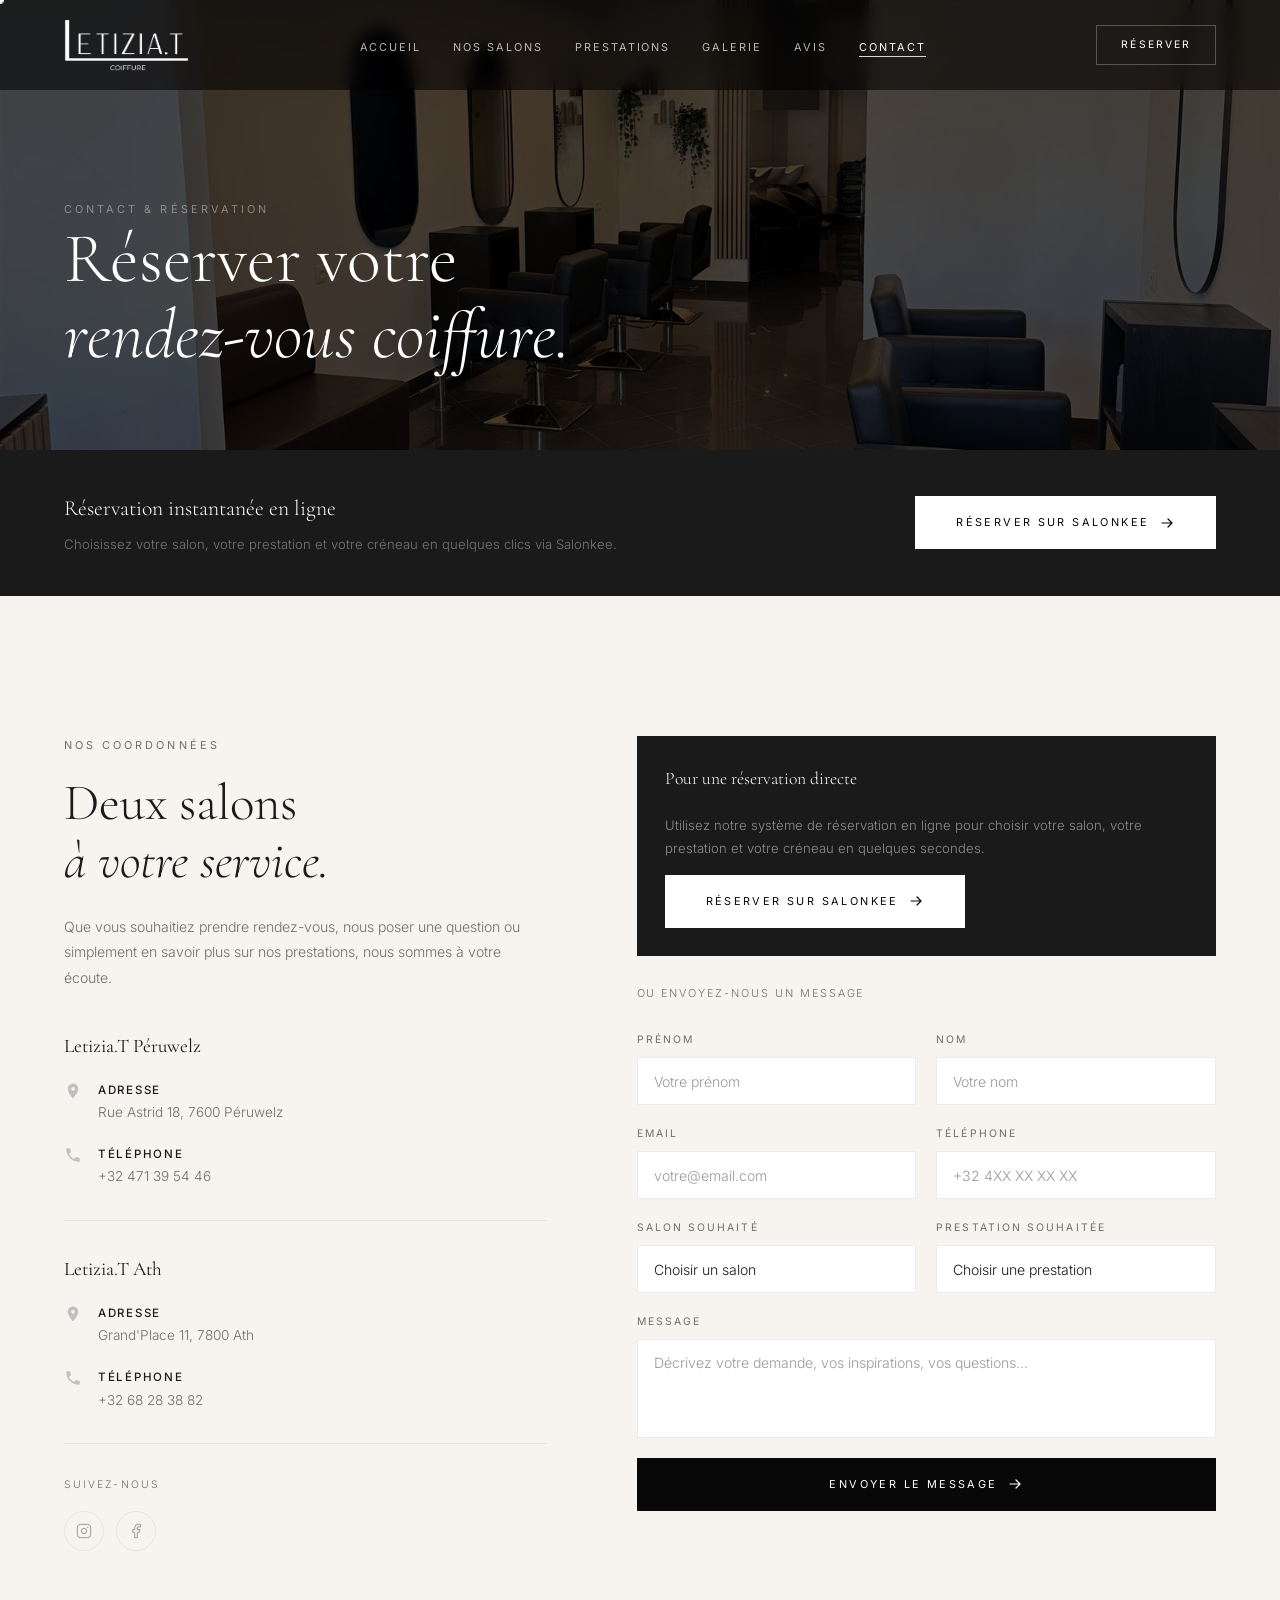
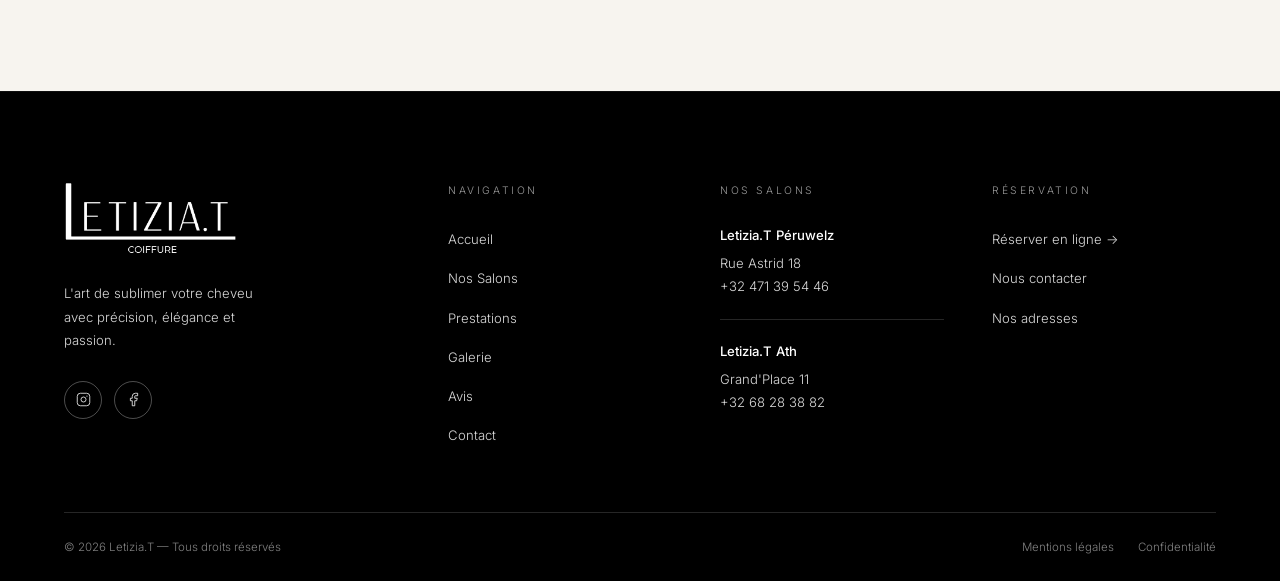
<file: contact.html>
<!DOCTYPE html>
<html lang="fr-BE">
<head>
  <!-- Google tag -->
  <script async src="https://www.googletagmanager.com/gtm.js?id=GTM-TZKCF6P5"></script>
  <script>
    window.dataLayer = window.dataLayer || [];
    function gtag(){dataLayer.push(arguments);}
    gtag('js', new Date());
  </script>
  <meta charset="UTF-8" />
  <meta name="viewport" content="width=device-width, initial-scale=1.0" />
  <title>Contact &amp; réservation | Letizia.T Coiffure</title>
  <meta name="description" content="Contactez Letizia.T ou réservez votre rendez-vous en ligne dans nos salons de Péruwelz et Ath. Réservation via Salonkee ou par téléphone." />
  <link rel="canonical" href="https://letizia-t.com/contact.html" />
  <meta property="og:type"        content="website" />
  <meta property="og:locale"      content="fr_BE" />
  <meta property="og:title"       content="Contact &amp; réservation | Letizia.T Coiffure" />
  <meta property="og:description" content="Prenez rendez-vous en ligne ou contactez directement nos salons de Péruwelz et Ath. Réservation rapide via Salonkee." />
  <meta property="og:url"         content="https://letizia-t.com/contact.html" />
  <meta property="og:image"       content="https://letizia-t.com/og-image.jpg" />
  <meta property="og:site_name"   content="Letizia.T Coiffure" />
  <meta name="twitter:card"        content="summary_large_image" />
  <meta name="twitter:title"       content="Contact &amp; réservation | Letizia.T Coiffure" />
  <meta name="twitter:description" content="Contactez ou réservez chez Letizia.T — salons de coiffure à Péruwelz et Ath." />
  <meta name="twitter:image"       content="https://letizia-t.com/og-image.jpg" />
  <script type="application/ld+json">
  {
    "@context": "https://schema.org",
    "@type": "BreadcrumbList",
    "itemListElement": [
      { "@type": "ListItem", "position": 1, "name": "Accueil", "item": "https://letizia-t.com/" },
      { "@type": "ListItem", "position": 2, "name": "Contact", "item": "https://letizia-t.com/contact.html" }
    ]
  }
  </script>
  <link rel="preconnect" href="https://fonts.googleapis.com" />
  <link rel="preconnect" href="https://fonts.gstatic.com" crossorigin />
  <link href="https://fonts.googleapis.com/css2?family=Cormorant+Garamond:ital,wght@0,300;0,400;0,500;1,300;1,400;1,500&family=Inter:wght@200;300;400;500&display=swap" rel="stylesheet" />
  <link rel="stylesheet" href="style.css" />
</head>
<body>

<nav class="nav" id="nav">
  <a href="index.html" class="nav-logo" aria-label="Letizia.T — Accueil"><img src="logo-transparent.png" alt="Letizia.T Coiffure" class="nav-logo-img" /></a>
  <ul class="nav-links">
    <li><a href="index.html">Accueil</a></li>
    <li><a href="salons.html">Nos Salons</a></li>
    <li><a href="prestations.html">Prestations</a></li>
    <li><a href="galerie.html">Galerie</a></li>
    <li><a href="avis.html">Avis</a></li>
    <li><a href="contact.html" class="active">Contact</a></li>
  </ul>
  <a href="https://salonkee.be/salon-group/letizia-t" target="_blank" rel="noopener noreferrer" class="nav-book">Réserver</a>
  <button class="nav-burger" id="navBurger" aria-label="Menu" aria-expanded="false"><span></span><span></span></button>
</nav>

<div class="mobile-menu" id="mobileMenu" role="dialog">
  <nav class="mobile-menu-links">
    <a href="index.html" class="mobile-menu-link">Accueil</a>
    <a href="salons.html" class="mobile-menu-link">Le Salon</a>
    <a href="prestations.html" class="mobile-menu-link">Prestations</a>
    <a href="galerie.html" class="mobile-menu-link">Galerie</a>
    <a href="avis.html" class="mobile-menu-link">Avis</a>
    <a href="contact.html" class="mobile-menu-link">Contact</a>
  </nav>
</div>

<header class="page-hero">
  <div class="page-hero-bg">
    <img src="images/salon-ath-1.jpg" alt="Contact Letizia.T" loading="eager" />
  </div>
  <div class="container page-hero-content">
    <span class="label page-hero-label" data-reveal="up">Contact & Réservation</span>
    <h1 class="page-hero-title" data-reveal="up" data-delay="1">
      Réserver votre<br /><em>rendez-vous coiffure.</em>
    </h1>
  </div>
</header>

<!-- SALONKEE CTA BANNER -->
<div style="background:var(--dark); padding:2.5rem var(--gutter)">
  <div style="max-width:var(--container); margin:0 auto; display:flex; align-items:center; justify-content:space-between; gap:2rem; flex-wrap:wrap;">
    <div>
      <p style="font-family:'Cormorant Garamond',serif; font-size:1.35rem; font-weight:300; color:var(--white); margin-bottom:0.3rem;">Réservation instantanée en ligne</p>
      <p style="font-size:0.82rem; color:rgba(255,255,255,0.4);">Choisissez votre salon, votre prestation et votre créneau en quelques clics via Salonkee.</p>
    </div>
    <a href="https://salonkee.be/salon-group/letizia-t" target="_blank" rel="noopener noreferrer" class="btn btn-primary btn-magnetic">
      Réserver sur Salonkee
      <svg class="btn-arrow" viewBox="0 0 16 16" fill="none"><path d="M3 8h10M9 4l4 4-4 4" stroke="currentColor" stroke-width="1.2" stroke-linecap="round" stroke-linejoin="round"/></svg>
    </a>
  </div>
</div>

<!-- CONTACT SECTION -->
<main class="contact-section section">
  <div class="container">
    <div class="contact-grid">

      <!-- Info -->
      <div class="contact-info">
        <span class="label section-label" data-reveal="up">Nos coordonnées</span>
        <h2 class="h2" data-reveal="up" data-delay="1">
          Deux salons<br /><em>à votre service.</em>
        </h2>
        <p class="contact-info-sub" data-reveal="up" data-delay="2">
          Que vous souhaitiez prendre rendez-vous, nous poser une question ou simplement en savoir plus sur nos prestations, nous sommes à votre écoute.
        </p>

        <!-- Salon Péruwelz -->
        <div data-reveal="up" data-delay="2">
          <p style="font-family:'Cormorant Garamond',serif; font-size:1.2rem; color:var(--dark); margin-bottom:1rem; font-weight:400;">Letizia.T Péruwelz</p>
          <div class="contact-detail">
            <svg class="contact-detail-icon" viewBox="0 0 24 24" fill="none"><path d="M12 2C8.1 2 5 5.1 5 9c0 5.2 7 13 7 13s7-7.8 7-13c0-3.9-3.1-7-7-7zm0 9.5c-1.4 0-2.5-1.1-2.5-2.5S10.6 6.5 12 6.5s2.5 1.1 2.5 2.5S13.4 11.5 12 11.5z" fill="currentColor"/></svg>
            <div><strong>Adresse</strong><p>Rue Astrid 18, 7600 Péruwelz</p></div>
          </div>
          <div class="contact-detail">
            <svg class="contact-detail-icon" viewBox="0 0 24 24" fill="none"><path d="M6.6 10.8c1.4 2.8 3.8 5.1 6.6 6.6l2.2-2.2c.3-.3.7-.4 1-.2 1.1.4 2.3.6 3.6.6.6 0 1 .4 1 1V20c0 .6-.4 1-1 1-9.4 0-17-7.6-17-17 0-.6.4-1 1-1h3.5c.6 0 1 .4 1 1 0 1.3.2 2.5.6 3.6.1.3 0 .7-.2 1L6.6 10.8z" fill="currentColor"/></svg>
            <div><strong>Téléphone</strong><p><a href="tel:+32471395446">+32 471 39 54 46</a></p></div>
          </div>
        </div>

        <div class="contact-separator" data-reveal="up" data-delay="3"></div>

        <!-- Salon Ath -->
        <div data-reveal="up" data-delay="3">
          <p style="font-family:'Cormorant Garamond',serif; font-size:1.2rem; color:var(--dark); margin-bottom:1rem; font-weight:400;">Letizia.T Ath</p>
          <div class="contact-detail">
            <svg class="contact-detail-icon" viewBox="0 0 24 24" fill="none"><path d="M12 2C8.1 2 5 5.1 5 9c0 5.2 7 13 7 13s7-7.8 7-13c0-3.9-3.1-7-7-7zm0 9.5c-1.4 0-2.5-1.1-2.5-2.5S10.6 6.5 12 6.5s2.5 1.1 2.5 2.5S13.4 11.5 12 11.5z" fill="currentColor"/></svg>
            <div><strong>Adresse</strong><p>Grand'Place 11, 7800 Ath</p></div>
          </div>
          <div class="contact-detail">
            <svg class="contact-detail-icon" viewBox="0 0 24 24" fill="none"><path d="M6.6 10.8c1.4 2.8 3.8 5.1 6.6 6.6l2.2-2.2c.3-.3.7-.4 1-.2 1.1.4 2.3.6 3.6.6.6 0 1 .4 1 1V20c0 .6-.4 1-1 1-9.4 0-17-7.6-17-17 0-.6.4-1 1-1h3.5c.6 0 1 .4 1 1 0 1.3.2 2.5.6 3.6.1.3 0 .7-.2 1L6.6 10.8z" fill="currentColor"/></svg>
            <div><strong>Téléphone</strong><p><a href="tel:+3268283882">+32 68 28 38 82</a></p></div>
          </div>
        </div>

        <div class="contact-separator" data-reveal="up" data-delay="4"></div>

        <!-- Réseaux -->
        <div data-reveal="up" data-delay="4">
          <p style="font-size:0.65rem;letter-spacing:0.2em;text-transform:uppercase;color:var(--gray);margin-bottom:1rem;">Suivez-nous</p>
          <div style="display:flex;gap:0.75rem">
            <a href="https://www.instagram.com/salonletizia.t?igsh=MXM1c2pqa2toaW5xMQ%3D%3D&utm_source=qr" target="_blank" rel="noopener noreferrer" style="width:40px;height:40px;border:1px solid rgba(192,192,192,0.3);border-radius:50%;display:flex;align-items:center;justify-content:center;color:var(--gray-mid);transition:all var(--t-fast)" aria-label="Instagram"><svg width="16" height="16" viewBox="0 0 24 24" fill="none"><rect x="2" y="2" width="20" height="20" rx="5" stroke="currentColor" stroke-width="1.5"/><circle cx="12" cy="12" r="4" stroke="currentColor" stroke-width="1.5"/><circle cx="17.5" cy="6.5" r="1" fill="currentColor"/></svg></a>
            <a href="https://www.facebook.com/share/17oDURodCF/?mibextid=wwXIfr" target="_blank" rel="noopener noreferrer" style="width:40px;height:40px;border:1px solid rgba(192,192,192,0.3);border-radius:50%;display:flex;align-items:center;justify-content:center;color:var(--gray-mid);transition:all var(--t-fast)" aria-label="Facebook"><svg width="16" height="16" viewBox="0 0 24 24" fill="none"><path d="M18 2h-3a5 5 0 00-5 5v3H7v4h3v8h4v-8h3l1-4h-4V7a1 1 0 011-1h3z" stroke="currentColor" stroke-width="1.5" stroke-linecap="round" stroke-linejoin="round"/></svg></a>
          </div>
        </div>
      </div>

      <!-- Form -->
      <div data-reveal="right">
        <div class="contact-salonkee-box" style="margin-bottom:1.75rem">
          <p style="font-family:'Cormorant Garamond',serif;font-size:1.1rem;color:var(--white);margin-bottom:0.25rem">Pour une réservation directe</p>
          <p>Utilisez notre système de réservation en ligne pour choisir votre salon, votre prestation et votre créneau en quelques secondes.</p>
          <a href="https://salonkee.be/salon-group/letizia-t" target="_blank" rel="noopener noreferrer" class="btn btn-primary">
            Réserver sur Salonkee
            <svg class="btn-arrow" viewBox="0 0 16 16" fill="none"><path d="M3 8h10M9 4l4 4-4 4" stroke="currentColor" stroke-width="1.2" stroke-linecap="round" stroke-linejoin="round"/></svg>
          </a>
        </div>

        <form class="contact-form" id="contactForm" novalidate>
          <p style="font-size:0.68rem;letter-spacing:0.18em;text-transform:uppercase;color:var(--gray);margin-bottom:0.5rem">Ou envoyez-nous un message</p>

          <div class="form-row">
            <div class="form-group">
              <label class="form-label" for="prenom">Prénom</label>
              <input class="form-input" type="text" id="prenom" name="prenom" placeholder="Votre prénom" required />
            </div>
            <div class="form-group">
              <label class="form-label" for="nom">Nom</label>
              <input class="form-input" type="text" id="nom" name="nom" placeholder="Votre nom" required />
            </div>
          </div>

          <div class="form-row">
            <div class="form-group">
              <label class="form-label" for="email">Email</label>
              <input class="form-input" type="email" id="email" name="email" placeholder="votre@email.com" required />
            </div>
            <div class="form-group">
              <label class="form-label" for="tel">Téléphone</label>
              <input class="form-input" type="tel" id="tel" name="tel" placeholder="+32 4XX XX XX XX" />
            </div>
          </div>

          <div class="form-row">
            <div class="form-group">
              <label class="form-label" for="salon">Salon souhaité</label>
              <select class="form-select" id="salon" name="salon" required>
                <option value="" disabled selected>Choisir un salon</option>
                <option value="peruwelz">Letizia.T Péruwelz</option>
                <option value="ath">Letizia.T Ath</option>
              </select>
            </div>
            <div class="form-group">
              <label class="form-label" for="service">Prestation souhaitée</label>
              <select class="form-select" id="service" name="service">
                <option value="" disabled selected>Choisir une prestation</option>
                <option>Coupe &amp; Brushing</option>
                <option>Coloration</option>
                <option>Balayage</option>
                <option>Lissage Brésilien</option>
                <option>Soin Capillaire</option>
                <option>Coiffure Événementielle</option>
                <option>Diagnostic Personnalisé</option>
                <option>Autre</option>
              </select>
            </div>
          </div>

          <div class="form-group">
            <label class="form-label" for="message">Message</label>
            <textarea class="form-textarea" id="message" name="message" rows="4" placeholder="Décrivez votre demande, vos inspirations, vos questions..."></textarea>
          </div>

          <button type="submit" class="btn btn-dark" style="width:100%;justify-content:center;padding:1.1rem">
            Envoyer le message
            <svg class="btn-arrow" viewBox="0 0 16 16" fill="none"><path d="M3 8h10M9 4l4 4-4 4" stroke="currentColor" stroke-width="1.2" stroke-linecap="round" stroke-linejoin="round"/></svg>
          </button>

          <div class="form-success-msg" id="formSuccess">
            <svg viewBox="0 0 24 24" fill="none"><path d="M20 6L9 17l-5-5" stroke="currentColor" stroke-width="1.5" stroke-linecap="round" stroke-linejoin="round"/></svg>
            Votre message a bien été envoyé. Nous vous répondrons dans les meilleurs délais.
          </div>
        </form>
      </div>

    </div>
  </div>
</main>

<footer role="contentinfo">
  <div class="container">
    <div class="footer-top">
      <div><a href="index.html" class="footer-brand-name"><img src="logo-transparent.png" alt="Letizia.T Coiffure" class="footer-logo-img" /></a><p class="footer-brand-desc">L'art de sublimer votre cheveu avec précision, élégance et passion.</p><div class="footer-social"><a href="https://www.instagram.com/salonletizia.t?igsh=MXM1c2pqa2toaW5xMQ%3D%3D&utm_source=qr" target="_blank" rel="noopener noreferrer" class="footer-social-link" aria-label="Instagram"><svg viewBox="0 0 24 24" fill="none"><rect x="2" y="2" width="20" height="20" rx="5" stroke="currentColor" stroke-width="1.5"/><circle cx="12" cy="12" r="4" stroke="currentColor" stroke-width="1.5"/><circle cx="17.5" cy="6.5" r="1" fill="currentColor"/></svg></a><a href="https://www.facebook.com/share/17oDURodCF/?mibextid=wwXIfr" target="_blank" rel="noopener noreferrer" class="footer-social-link" aria-label="Facebook"><svg viewBox="0 0 24 24" fill="none"><path d="M18 2h-3a5 5 0 00-5 5v3H7v4h3v8h4v-8h3l1-4h-4V7a1 1 0 011-1h3z" stroke="currentColor" stroke-width="1.5" stroke-linecap="round" stroke-linejoin="round"/></svg></a></div></div>
      <div><p class="footer-col-title">Navigation</p><ul class="footer-col-links"><li><a href="index.html">Accueil</a></li><li><a href="salons.html">Nos Salons</a></li><li><a href="prestations.html">Prestations</a></li><li><a href="galerie.html">Galerie</a></li><li><a href="avis.html">Avis</a></li><li><a href="contact.html">Contact</a></li></ul></div>
      <div><p class="footer-col-title">Nos Salons</p><address class="footer-address"><strong>Letizia.T Péruwelz</strong>Rue Astrid 18<br /><a href="tel:+32471395446">+32 471 39 54 46</a><div class="footer-address-sep"></div><strong>Letizia.T Ath</strong>Grand'Place 11<br /><a href="tel:+3268283882">+32 68 28 38 82</a></address></div>
      <div><p class="footer-col-title">Réservation</p><ul class="footer-col-links"><li><a href="https://salonkee.be/salon-group/letizia-t" target="_blank" rel="noopener noreferrer">Réserver en ligne →</a></li><li><a href="contact.html">Nous contacter</a></li><li><a href="salons.html">Nos adresses</a></li></ul></div>
    </div>
    <div class="footer-bottom">
      <p class="footer-bottom-left">© 2026 Letizia.T — Tous droits réservés</p>
      <div class="footer-bottom-right"><a href="#">Mentions légales</a><a href="#">Confidentialité</a></div>
    </div>
  </div>
</footer>

<script src="script.js"></script>
</body>
</html>
</file>
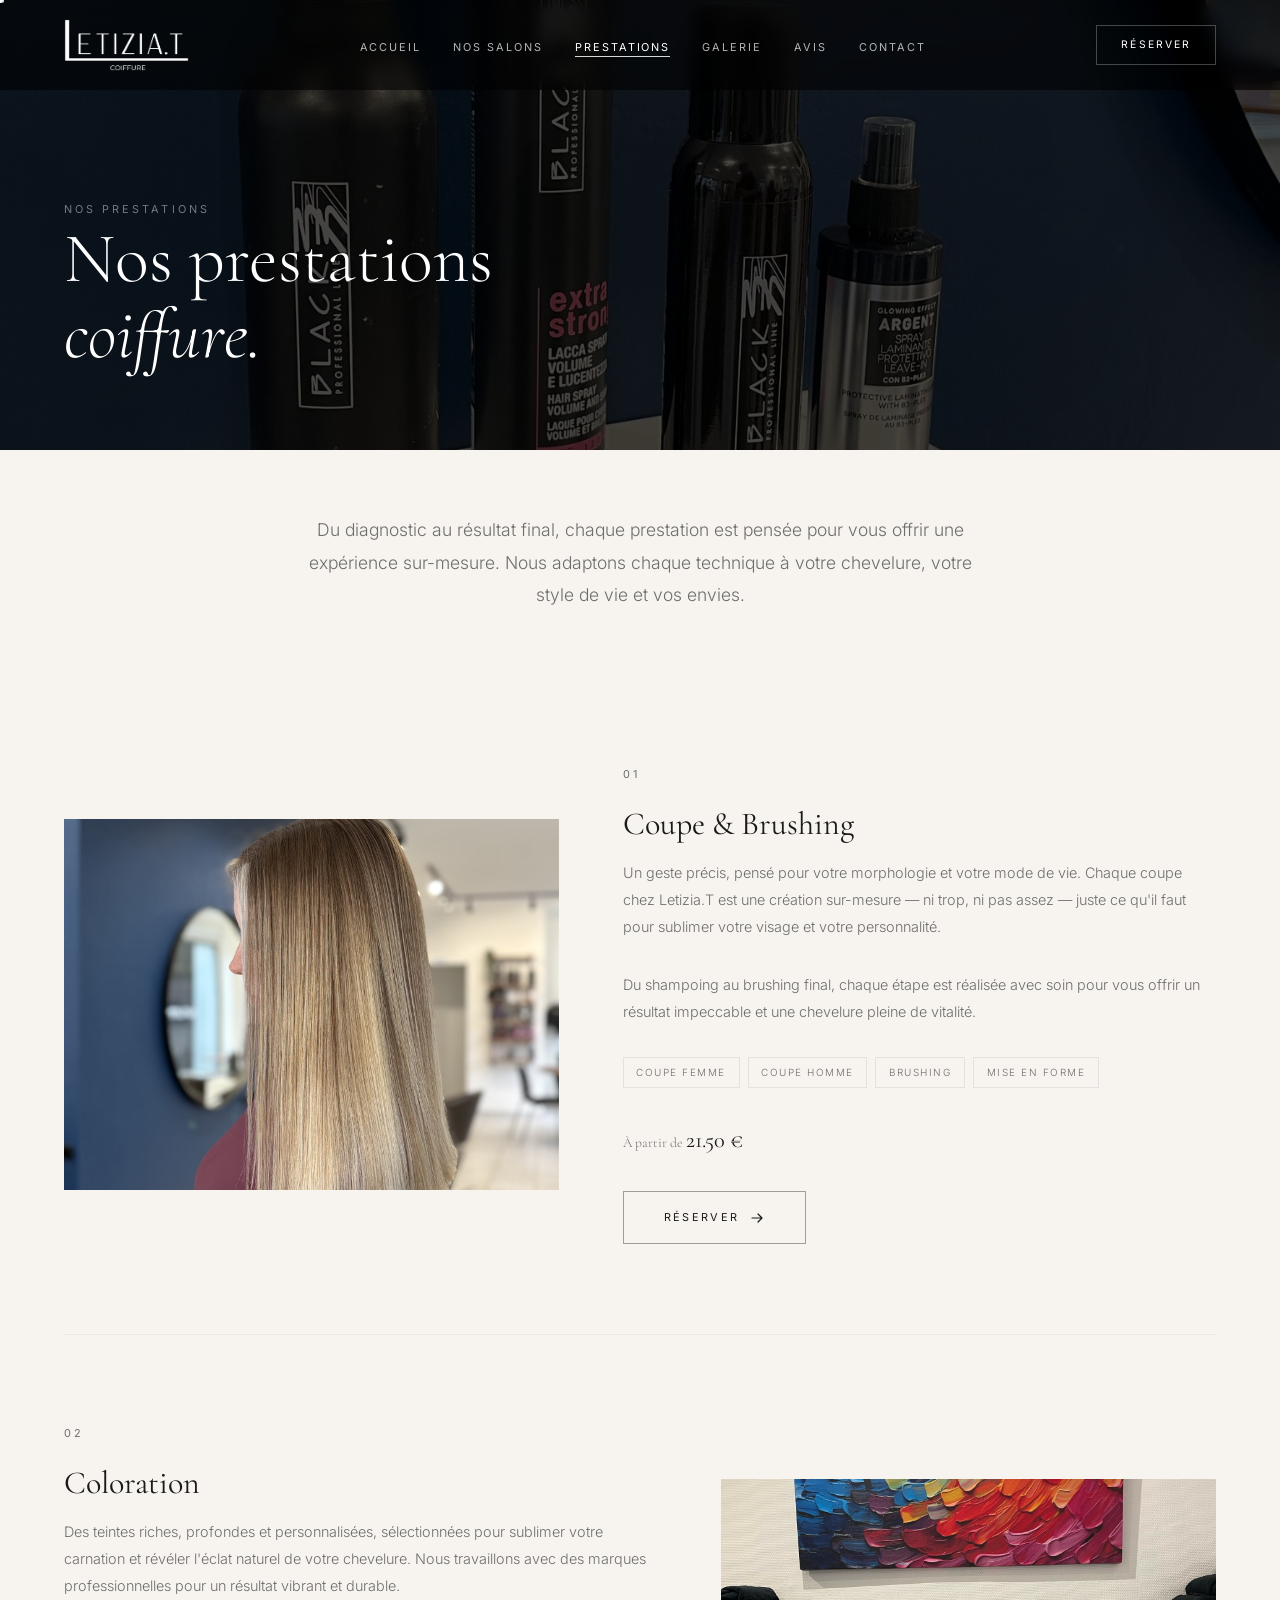
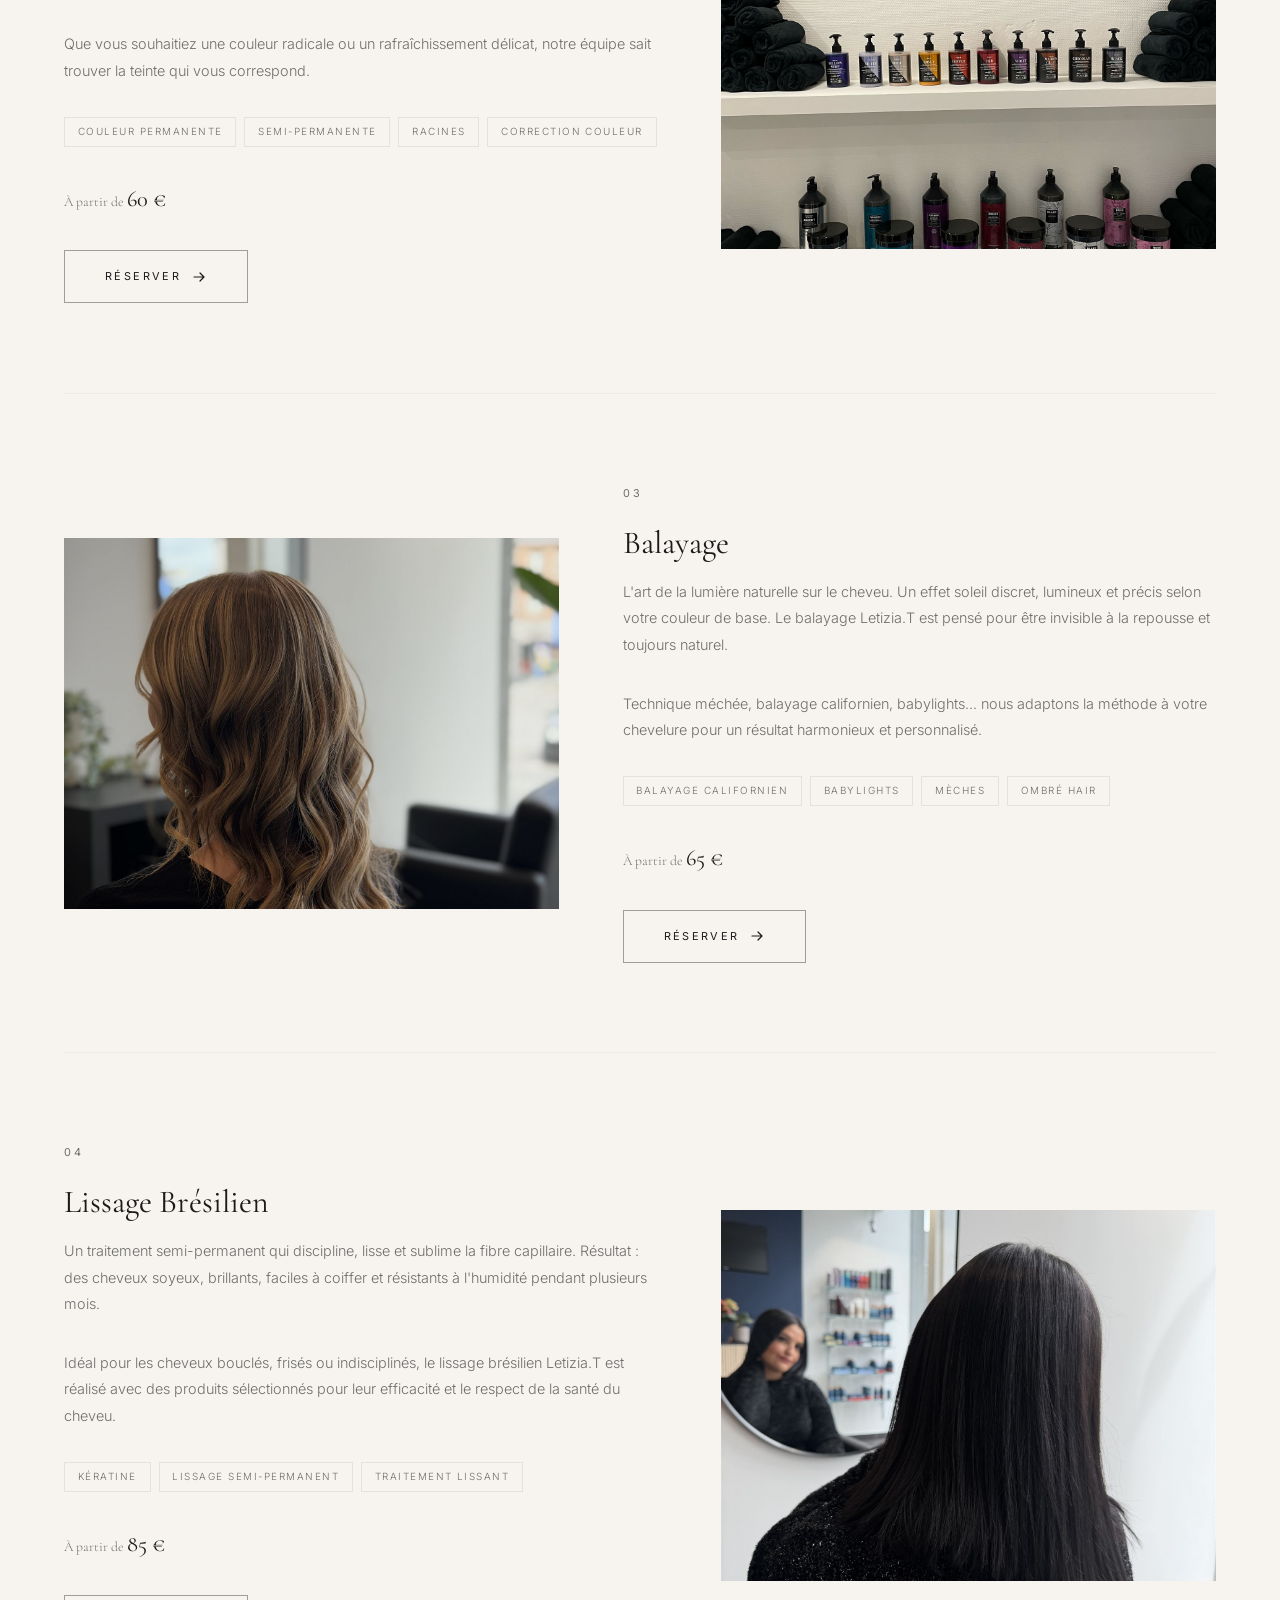
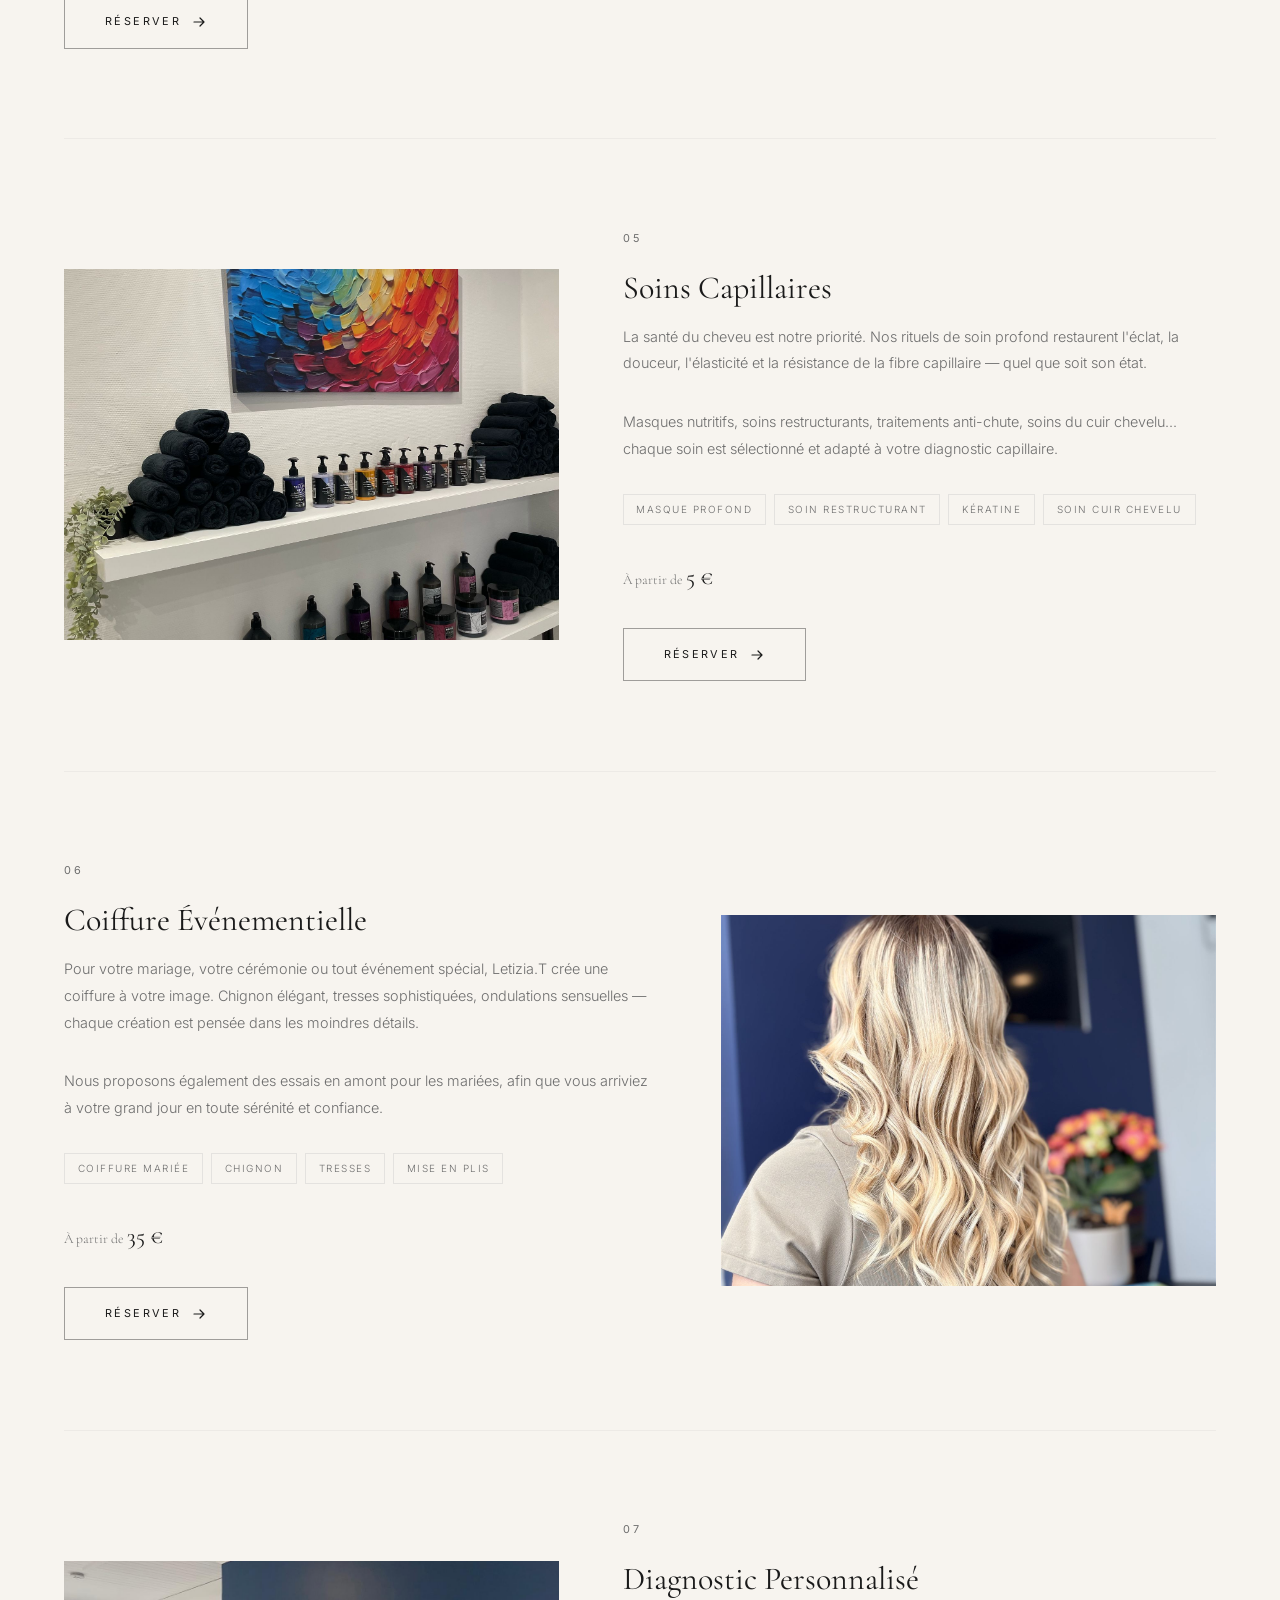
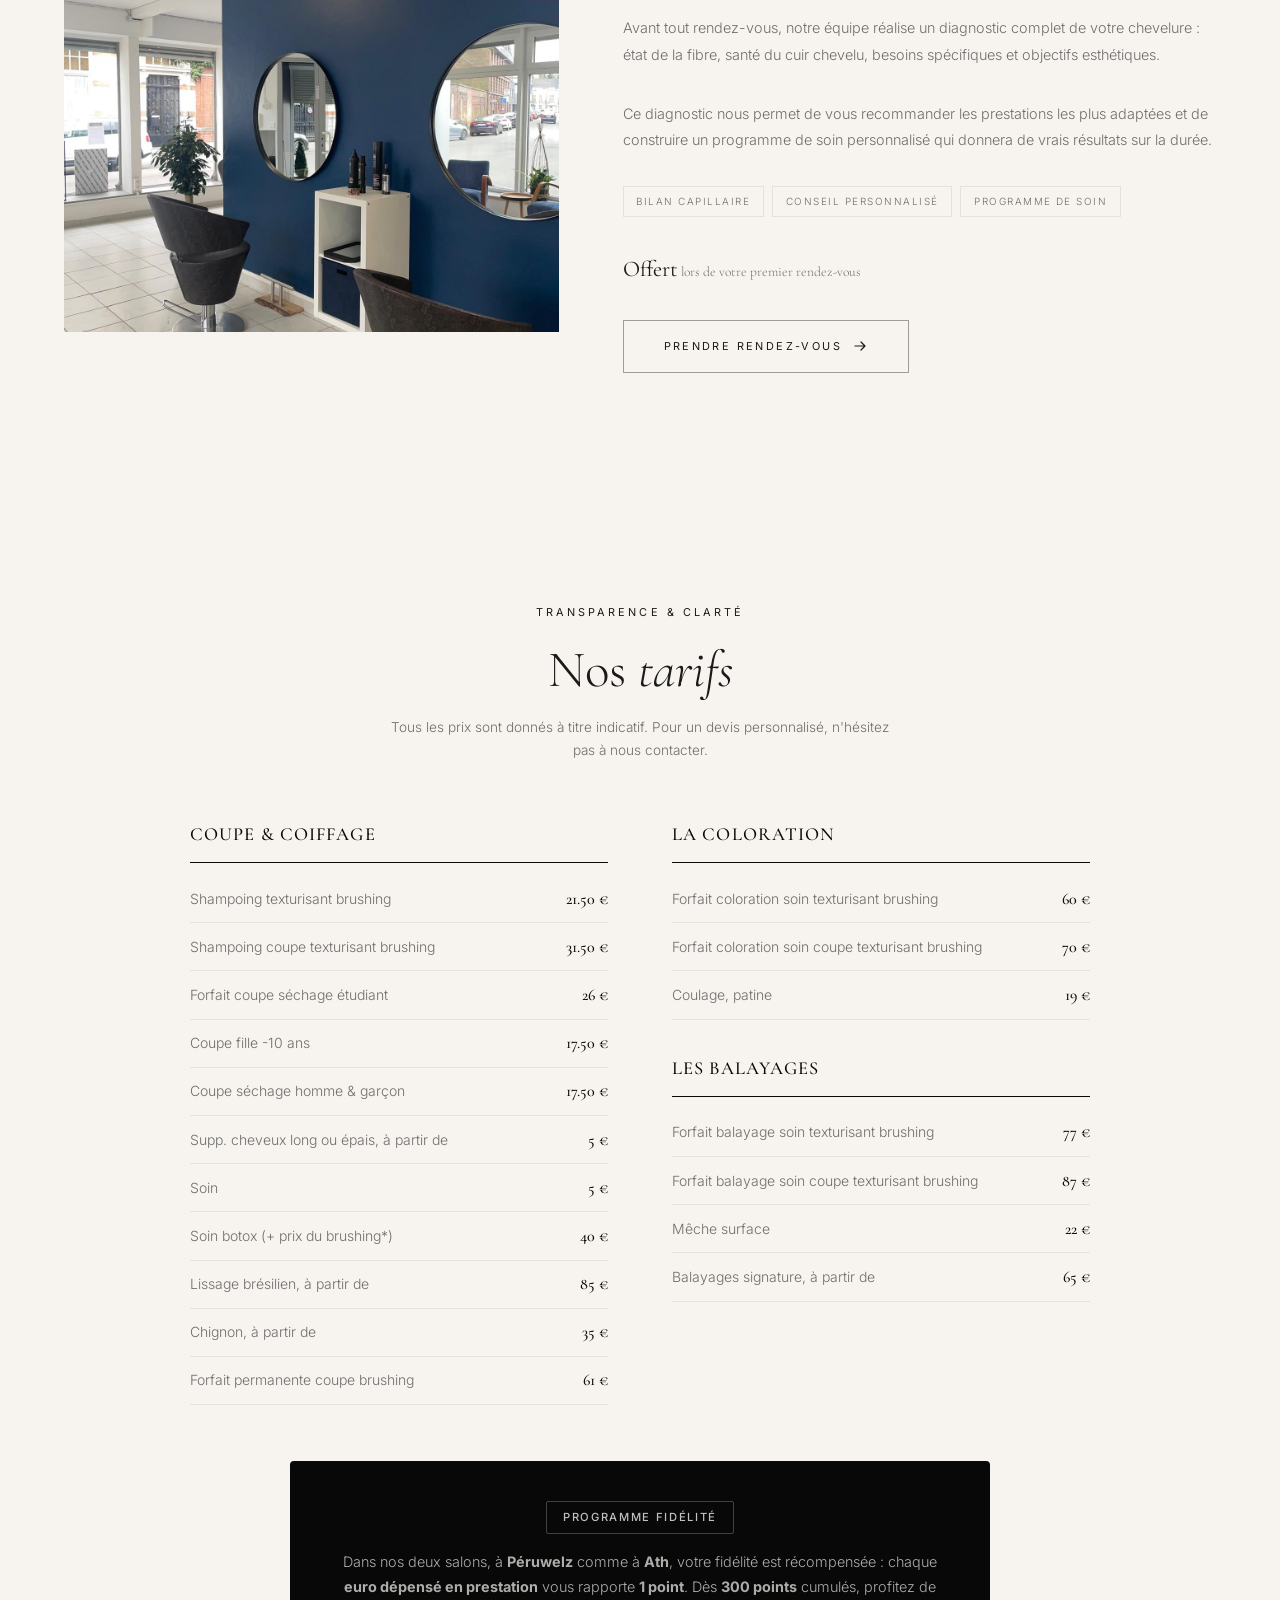
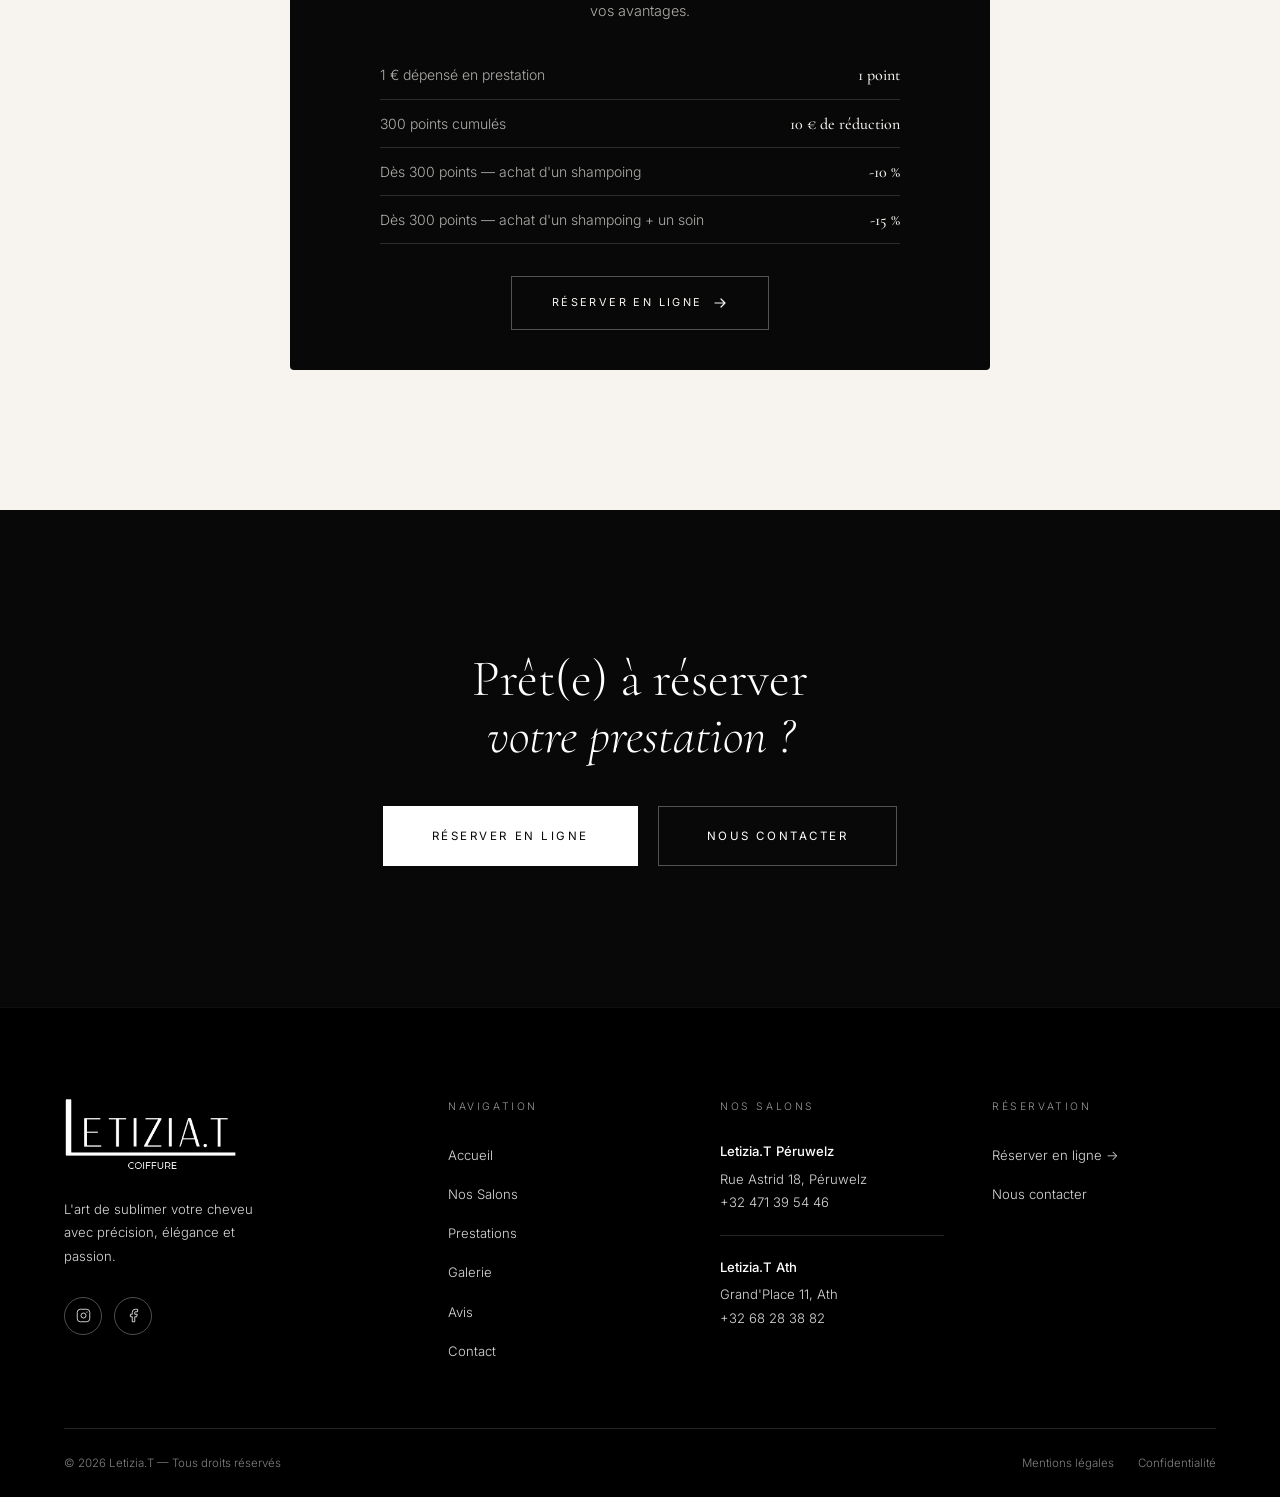
<file: prestations.html>
<!DOCTYPE html>
<html lang="fr-BE">
<head>
  <!-- Google tag -->
  <script async src="https://www.googletagmanager.com/gtm.js?id=GTM-TZKCF6P5"></script>
  <script>
    window.dataLayer = window.dataLayer || [];
    function gtag(){dataLayer.push(arguments);}
    gtag('js', new Date());
  </script>
  <meta charset="UTF-8" />
  <meta name="viewport" content="width=device-width, initial-scale=1.0" />
  <title>Prestations coiffure | Coloration, balayage, lissage &amp; brushing — Letizia.T</title>
  <meta name="description" content="Découvrez les prestations Letizia.T : coupe femme, brushing, coloration, balayage, lissage brésilien, soins profonds et diagnostic personnalisé à Péruwelz et Ath." />
  <link rel="canonical" href="https://letizia-t.com/prestations.html" />
  <meta property="og:type"        content="website" />
  <meta property="og:locale"      content="fr_BE" />
  <meta property="og:title"       content="Prestations coiffure | Coloration, balayage, lissage &amp; brushing — Letizia.T" />
  <meta property="og:description" content="Coloration, balayage, coupe femme, brushing, lissage brésilien et soins profonds. Toutes les prestations Letizia.T à Péruwelz et Ath." />
  <meta property="og:url"         content="https://letizia-t.com/prestations.html" />
  <meta property="og:image"       content="https://letizia-t.com/og-image.jpg" />
  <meta property="og:site_name"   content="Letizia.T Coiffure" />
  <meta name="twitter:card"        content="summary_large_image" />
  <meta name="twitter:title"       content="Prestations coiffure — Letizia.T Péruwelz &amp; Ath" />
  <meta name="twitter:description" content="Coloration, balayage, lissage brésilien, coupe femme et soins. Réservez en ligne." />
  <meta name="twitter:image"       content="https://letizia-t.com/og-image.jpg" />
  <script type="application/ld+json">
  {
    "@context": "https://schema.org",
    "@type": "BreadcrumbList",
    "itemListElement": [
      { "@type": "ListItem", "position": 1, "name": "Accueil", "item": "https://letizia-t.com/" },
      { "@type": "ListItem", "position": 2, "name": "Prestations", "item": "https://letizia-t.com/prestations.html" }
    ]
  }
  </script>
  <link rel="preconnect" href="https://fonts.googleapis.com" />
  <link rel="preconnect" href="https://fonts.gstatic.com" crossorigin />
  <link href="https://fonts.googleapis.com/css2?family=Cormorant+Garamond:ital,wght@0,300;0,400;0,500;1,300;1,400;1,500&family=Inter:wght@200;300;400;500&display=swap" rel="stylesheet" />
  <link rel="stylesheet" href="style.css" />
</head>
<body>

<nav class="nav" id="nav">
  <a href="index.html" class="nav-logo" aria-label="Letizia.T — Accueil"><img src="logo-transparent.png" alt="Letizia.T Coiffure" class="nav-logo-img" /></a>
  <ul class="nav-links">
    <li><a href="index.html">Accueil</a></li>
    <li><a href="salons.html">Nos Salons</a></li>
    <li><a href="prestations.html" class="active">Prestations</a></li>
    <li><a href="galerie.html">Galerie</a></li>
    <li><a href="avis.html">Avis</a></li>
    <li><a href="contact.html">Contact</a></li>
  </ul>
  <a href="https://salonkee.be/salon-group/letizia-t" target="_blank" rel="noopener noreferrer" class="nav-book">Réserver</a>
  <button class="nav-burger" id="navBurger" aria-label="Menu" aria-expanded="false"><span></span><span></span></button>
</nav>

<div class="mobile-menu" id="mobileMenu" role="dialog">
  <nav class="mobile-menu-links">
    <a href="index.html" class="mobile-menu-link">Accueil</a>
    <a href="salons.html" class="mobile-menu-link">Le Salon</a>
    <a href="prestations.html" class="mobile-menu-link">Prestations</a>
    <a href="galerie.html" class="mobile-menu-link">Galerie</a>
    <a href="avis.html" class="mobile-menu-link">Avis</a>
    <a href="contact.html" class="mobile-menu-link">Contact</a>
  </nav>
</div>

<header class="page-hero">
  <div class="page-hero-bg">
    <img src="images/salon-peruwelz-9.jpg" alt="Espace coiffure Letizia.T" loading="eager" />
  </div>
  <div class="container page-hero-content">
    <span class="label page-hero-label" data-reveal="up">Nos prestations</span>
    <h1 class="page-hero-title" data-reveal="up" data-delay="1">
      Nos prestations<br /><em>coiffure.</em>
    </h1>
  </div>
</header>

<!-- INTRO -->
<section style="background:var(--off-white);color:var(--dark);padding:clamp(3rem,5vw,5rem) 0">
  <div class="container" style="text-align:center;max-width:800px">
    <p class="body-large" style="color:var(--gray)" data-reveal="up">
      Du diagnostic au résultat final, chaque prestation est pensée pour vous offrir une expérience sur-mesure. Nous adaptons chaque technique à votre chevelure, votre style de vie et vos envies.
    </p>
  </div>
</section>

<!-- PRESTATIONS -->
<main class="prestations-list">
  <div class="container">

    <!-- Coupe & Brushing -->
    <article class="prestation-block">
      <div class="prestation-img" data-reveal="left">
        <img src="images/galerie-cliente-7.jpg" alt="Brushing lisse et soyeux — Letizia.T" loading="lazy" />
      </div>
      <div class="prestation-content" data-reveal="right">
        <span class="label section-label" style="color:var(--gray)">01</span>
        <h2 class="h3">Coupe &amp; Brushing</h2>
        <p class="body-sm">Un geste précis, pensé pour votre morphologie et votre mode de vie. Chaque coupe chez Letizia.T est une création sur-mesure — ni trop, ni pas assez — juste ce qu'il faut pour sublimer votre visage et votre personnalité.</p>
        <p class="body-sm">Du shampoing au brushing final, chaque étape est réalisée avec soin pour vous offrir un résultat impeccable et une chevelure pleine de vitalité.</p>
        <div class="prestation-tags">
          <span class="prestation-tag">Coupe femme</span>
          <span class="prestation-tag">Coupe homme</span>
          <span class="prestation-tag">Brushing</span>
          <span class="prestation-tag">Mise en forme</span>
        </div>
        <div class="prestation-price">À partir de <strong>21.50 €</strong></div>
        <a href="https://salonkee.be/salon-group/letizia-t" target="_blank" rel="noopener noreferrer" class="btn btn-ghost-dark">
          Réserver
          <svg class="btn-arrow" viewBox="0 0 16 16" fill="none"><path d="M3 8h10M9 4l4 4-4 4" stroke="currentColor" stroke-width="1.2" stroke-linecap="round" stroke-linejoin="round"/></svg>
        </a>
      </div>
    </article>

    <!-- Coloration -->
    <article class="prestation-block reverse">
      <div class="prestation-img" data-reveal="right">
        <img src="images/salon-peruwelz-7.jpg" alt="Gamme de colorations professionnelles — Letizia.T" loading="lazy" />
      </div>
      <div class="prestation-content" data-reveal="left">
        <span class="label section-label" style="color:var(--gray)">02</span>
        <h2 class="h3">Coloration</h2>
        <p class="body-sm">Des teintes riches, profondes et personnalisées, sélectionnées pour sublimer votre carnation et révéler l'éclat naturel de votre chevelure. Nous travaillons avec des marques professionnelles pour un résultat vibrant et durable.</p>
        <p class="body-sm">Que vous souhaitiez une couleur radicale ou un rafraîchissement délicat, notre équipe sait trouver la teinte qui vous correspond.</p>
        <div class="prestation-tags">
          <span class="prestation-tag">Couleur permanente</span>
          <span class="prestation-tag">Semi-permanente</span>
          <span class="prestation-tag">Racines</span>
          <span class="prestation-tag">Correction couleur</span>
        </div>
        <div class="prestation-price">À partir de <strong>60 €</strong></div>
        <a href="https://salonkee.be/salon-group/letizia-t" target="_blank" rel="noopener noreferrer" class="btn btn-ghost-dark">
          Réserver
          <svg class="btn-arrow" viewBox="0 0 16 16" fill="none"><path d="M3 8h10M9 4l4 4-4 4" stroke="currentColor" stroke-width="1.2" stroke-linecap="round" stroke-linejoin="round"/></svg>
        </a>
      </div>
    </article>

    <!-- Balayage -->
    <article class="prestation-block">
      <div class="prestation-img" data-reveal="left">
        <img src="images/galerie-cliente-2.jpg" alt="Balayage caramel — Letizia.T" loading="lazy" />
      </div>
      <div class="prestation-content" data-reveal="right">
        <span class="label section-label" style="color:var(--gray)">03</span>
        <h2 class="h3">Balayage</h2>
        <p class="body-sm">L'art de la lumière naturelle sur le cheveu. Un effet soleil discret, lumineux et précis selon votre couleur de base. Le balayage Letizia.T est pensé pour être invisible à la repousse et toujours naturel.</p>
        <p class="body-sm">Technique méchée, balayage californien, babylights... nous adaptons la méthode à votre chevelure pour un résultat harmonieux et personnalisé.</p>
        <div class="prestation-tags">
          <span class="prestation-tag">Balayage californien</span>
          <span class="prestation-tag">Babylights</span>
          <span class="prestation-tag">Mèches</span>
          <span class="prestation-tag">Ombré hair</span>
        </div>
        <div class="prestation-price">À partir de <strong>65 €</strong></div>
        <a href="https://salonkee.be/salon-group/letizia-t" target="_blank" rel="noopener noreferrer" class="btn btn-ghost-dark">
          Réserver
          <svg class="btn-arrow" viewBox="0 0 16 16" fill="none"><path d="M3 8h10M9 4l4 4-4 4" stroke="currentColor" stroke-width="1.2" stroke-linecap="round" stroke-linejoin="round"/></svg>
        </a>
      </div>
    </article>

    <!-- Lissage brésilien -->
    <article class="prestation-block reverse">
      <div class="prestation-img" data-reveal="right">
        <img src="images/galerie-cliente-1.jpg" alt="Cheveux lissés et brillants — Letizia.T" loading="lazy" />
      </div>
      <div class="prestation-content" data-reveal="left">
        <span class="label section-label" style="color:var(--gray)">04</span>
        <h2 class="h3">Lissage Brésilien</h2>
        <p class="body-sm">Un traitement semi-permanent qui discipline, lisse et sublime la fibre capillaire. Résultat : des cheveux soyeux, brillants, faciles à coiffer et résistants à l'humidité pendant plusieurs mois.</p>
        <p class="body-sm">Idéal pour les cheveux bouclés, frisés ou indisciplinés, le lissage brésilien Letizia.T est réalisé avec des produits sélectionnés pour leur efficacité et le respect de la santé du cheveu.</p>
        <div class="prestation-tags">
          <span class="prestation-tag">Kératine</span>
          <span class="prestation-tag">Lissage semi-permanent</span>
          <span class="prestation-tag">Traitement lissant</span>
        </div>
        <div class="prestation-price">À partir de <strong>85 €</strong></div>
        <a href="https://salonkee.be/salon-group/letizia-t" target="_blank" rel="noopener noreferrer" class="btn btn-ghost-dark">
          Réserver
          <svg class="btn-arrow" viewBox="0 0 16 16" fill="none"><path d="M3 8h10M9 4l4 4-4 4" stroke="currentColor" stroke-width="1.2" stroke-linecap="round" stroke-linejoin="round"/></svg>
        </a>
      </div>
    </article>

    <!-- Soins -->
    <article class="prestation-block">
      <div class="prestation-img" data-reveal="left">
        <img src="images/salon-peruwelz-8.jpg" alt="Produits de soin capillaire — Letizia.T" loading="lazy" />
      </div>
      <div class="prestation-content" data-reveal="right">
        <span class="label section-label" style="color:var(--gray)">05</span>
        <h2 class="h3">Soins Capillaires</h2>
        <p class="body-sm">La santé du cheveu est notre priorité. Nos rituels de soin profond restaurent l'éclat, la douceur, l'élasticité et la résistance de la fibre capillaire — quel que soit son état.</p>
        <p class="body-sm">Masques nutritifs, soins restructurants, traitements anti-chute, soins du cuir chevelu... chaque soin est sélectionné et adapté à votre diagnostic capillaire.</p>
        <div class="prestation-tags">
          <span class="prestation-tag">Masque profond</span>
          <span class="prestation-tag">Soin restructurant</span>
          <span class="prestation-tag">Kératine</span>
          <span class="prestation-tag">Soin cuir chevelu</span>
        </div>
        <div class="prestation-price">À partir de <strong>5 €</strong></div>
        <a href="https://salonkee.be/salon-group/letizia-t" target="_blank" rel="noopener noreferrer" class="btn btn-ghost-dark">
          Réserver
          <svg class="btn-arrow" viewBox="0 0 16 16" fill="none"><path d="M3 8h10M9 4l4 4-4 4" stroke="currentColor" stroke-width="1.2" stroke-linecap="round" stroke-linejoin="round"/></svg>
        </a>
      </div>
    </article>

    <!-- Coiffure événementielle -->
    <article class="prestation-block reverse">
      <div class="prestation-img" data-reveal="right">
        <img src="images/galerie-cliente-4.jpg" alt="Coiffure événementielle — Letizia.T" loading="lazy" />
      </div>
      <div class="prestation-content" data-reveal="left">
        <span class="label section-label" style="color:var(--gray)">06</span>
        <h2 class="h3">Coiffure Événementielle</h2>
        <p class="body-sm">Pour votre mariage, votre cérémonie ou tout événement spécial, Letizia.T crée une coiffure à votre image. Chignon élégant, tresses sophistiquées, ondulations sensuelles — chaque création est pensée dans les moindres détails.</p>
        <p class="body-sm">Nous proposons également des essais en amont pour les mariées, afin que vous arriviez à votre grand jour en toute sérénité et confiance.</p>
        <div class="prestation-tags">
          <span class="prestation-tag">Coiffure mariée</span>
          <span class="prestation-tag">Chignon</span>
          <span class="prestation-tag">Tresses</span>
          <span class="prestation-tag">Mise en plis</span>
        </div>
        <div class="prestation-price">À partir de <strong>35 €</strong></div>
        <a href="https://salonkee.be/salon-group/letizia-t" target="_blank" rel="noopener noreferrer" class="btn btn-ghost-dark">
          Réserver
          <svg class="btn-arrow" viewBox="0 0 16 16" fill="none"><path d="M3 8h10M9 4l4 4-4 4" stroke="currentColor" stroke-width="1.2" stroke-linecap="round" stroke-linejoin="round"/></svg>
        </a>
      </div>
    </article>

    <!-- Diagnostic -->
    <article class="prestation-block">
      <div class="prestation-img" data-reveal="left">
        <img src="images/salon-peruwelz-1.jpg" alt="Espace diagnostic et conseil — Letizia.T" loading="lazy" />
      </div>
      <div class="prestation-content" data-reveal="right">
        <span class="label section-label" style="color:var(--gray)">07</span>
        <h2 class="h3">Diagnostic Personnalisé</h2>
        <p class="body-sm">Avant tout rendez-vous, notre équipe réalise un diagnostic complet de votre chevelure : état de la fibre, santé du cuir chevelu, besoins spécifiques et objectifs esthétiques.</p>
        <p class="body-sm">Ce diagnostic nous permet de vous recommander les prestations les plus adaptées et de construire un programme de soin personnalisé qui donnera de vrais résultats sur la durée.</p>
        <div class="prestation-tags">
          <span class="prestation-tag">Bilan capillaire</span>
          <span class="prestation-tag">Conseil personnalisé</span>
          <span class="prestation-tag">Programme de soin</span>
        </div>
        <div class="prestation-price"><strong>Offert</strong> lors de votre premier rendez-vous</div>
        <a href="https://salonkee.be/salon-group/letizia-t" target="_blank" rel="noopener noreferrer" class="btn btn-ghost-dark">
          Prendre rendez-vous
          <svg class="btn-arrow" viewBox="0 0 16 16" fill="none"><path d="M3 8h10M9 4l4 4-4 4" stroke="currentColor" stroke-width="1.2" stroke-linecap="round" stroke-linejoin="round"/></svg>
        </a>
      </div>
    </article>

  </div>
</main>

<!-- TARIFS -->
<section class="tarifs-section section" style="background:var(--off-white);color:var(--dark)">
  <div class="container">
    <div class="section-header centered" style="margin-bottom:3.5rem">
      <span class="label section-label" data-reveal="up">Transparence & clarté</span>
      <h2 class="h2" data-reveal="up" data-delay="1">Nos <em>tarifs</em></h2>
      <p class="body-sm" style="color:var(--gray);max-width:520px;margin:1rem auto 0" data-reveal="up" data-delay="2">Tous les prix sont donnés à titre indicatif. Pour un devis personnalisé, n'hésitez pas à nous contacter.</p>
    </div>

    <div class="tarifs-grid" data-reveal="up" data-delay="1">

      <!-- Coupe & Coiffage -->
      <div class="tarif-category">
        <h3 class="tarif-cat-title">Coupe &amp; Coiffage</h3>
        <ul class="tarif-list">
          <li><span class="tarif-name">Shampoing texturisant brushing</span><span class="tarif-price">21.50 €</span></li>
          <li><span class="tarif-name">Shampoing coupe texturisant brushing</span><span class="tarif-price">31.50 €</span></li>
          <li><span class="tarif-name">Forfait coupe séchage étudiant</span><span class="tarif-price">26 €</span></li>
          <li><span class="tarif-name">Coupe fille -10 ans</span><span class="tarif-price">17.50 €</span></li>
          <li><span class="tarif-name">Coupe séchage homme &amp; garçon</span><span class="tarif-price">17.50 €</span></li>
          <li><span class="tarif-name">Supp. cheveux long ou épais, à partir de</span><span class="tarif-price">5 €</span></li>
          <li><span class="tarif-name">Soin</span><span class="tarif-price">5 €</span></li>
          <li><span class="tarif-name">Soin botox (+ prix du brushing*)</span><span class="tarif-price">40 €</span></li>
          <li><span class="tarif-name">Lissage brésilien, à partir de</span><span class="tarif-price">85 €</span></li>
          <li><span class="tarif-name">Chignon, à partir de</span><span class="tarif-price">35 €</span></li>
          <li><span class="tarif-name">Forfait permanente coupe brushing</span><span class="tarif-price">61 €</span></li>
        </ul>
      </div>

      <!-- La Coloration -->
      <div class="tarif-category">
        <h3 class="tarif-cat-title">La Coloration</h3>
        <ul class="tarif-list">
          <li><span class="tarif-name">Forfait coloration soin texturisant brushing</span><span class="tarif-price">60 €</span></li>
          <li><span class="tarif-name">Forfait coloration soin coupe texturisant brushing</span><span class="tarif-price">70 €</span></li>
          <li><span class="tarif-name">Coulage, patine</span><span class="tarif-price">19 €</span></li>
        </ul>

        <!-- Les Balayages -->
        <h3 class="tarif-cat-title" style="margin-top:2rem">Les Balayages</h3>
        <ul class="tarif-list">
          <li><span class="tarif-name">Forfait balayage soin texturisant brushing</span><span class="tarif-price">77 €</span></li>
          <li><span class="tarif-name">Forfait balayage soin coupe texturisant brushing</span><span class="tarif-price">87 €</span></li>
          <li><span class="tarif-name">Mêche surface</span><span class="tarif-price">22 €</span></li>
          <li><span class="tarif-name">Balayages signature, à partir de</span><span class="tarif-price">65 €</span></li>
        </ul>
      </div>

    </div>

    <!-- Programme fidélité -->
    <div class="tarif-promo" data-reveal="up" data-delay="2">
      <div class="tarif-promo-badge">Programme fidélité</div>
      <p class="tarif-promo-desc">
        Dans nos deux salons, à <strong>Péruwelz</strong> comme à <strong>Ath</strong>, votre fidélité est récompensée : chaque <strong>euro dépensé en prestation</strong> vous rapporte <strong>1 point</strong>.
        Dès <strong>300 points</strong> cumulés, profitez de vos avantages.
      </p>
      <ul class="tarif-list" style="max-width:520px;margin:1.5rem auto 0;text-align:left">
        <li><span class="tarif-name">1 € dépensé en prestation</span><span class="tarif-price">1 point</span></li>
        <li><span class="tarif-name">300 points cumulés</span><span class="tarif-price">10 € de réduction</span></li>
        <li><span class="tarif-name">Dès 300 points — achat d'un shampoing</span><span class="tarif-price">-10 %</span></li>
        <li><span class="tarif-name">Dès 300 points — achat d'un shampoing + un soin</span><span class="tarif-price">-15 %</span></li>
      </ul>
      <a href="https://salonkee.be/salon-group/letizia-t" target="_blank" rel="noopener noreferrer" class="btn btn-ghost-dark" style="margin-top:2rem">
        Réserver en ligne
        <svg class="btn-arrow" viewBox="0 0 16 16" fill="none"><path d="M3 8h10M9 4l4 4-4 4" stroke="currentColor" stroke-width="1.2" stroke-linecap="round" stroke-linejoin="round"/></svg>
      </a>
    </div>

  </div>
</section>

<!-- CTA -->
<section class="booking-cta section">
  <div class="container">
    <div class="booking-cta-inner">
      <h2 class="h2" data-reveal="up">Prêt(e) à réserver<br /><em>votre prestation ?</em></h2>
      <div class="booking-cta-actions" style="margin-top:2.5rem" data-reveal="up" data-delay="1">
        <a href="https://salonkee.be/salon-group/letizia-t" target="_blank" rel="noopener noreferrer" class="btn btn-primary btn-lg btn-magnetic">Réserver en ligne</a>
        <a href="contact.html" class="btn btn-secondary btn-lg btn-magnetic">Nous contacter</a>
      </div>
    </div>
  </div>
</section>

<footer role="contentinfo">
  <div class="container">
    <div class="footer-top">
      <div>
        <a href="index.html" class="footer-brand-name"><img src="logo-transparent.png" alt="Letizia.T Coiffure" class="footer-logo-img" /></a>
        <p class="footer-brand-desc">L'art de sublimer votre cheveu avec précision, élégance et passion.</p>
        <div class="footer-social">
          <a href="https://www.instagram.com/salonletizia.t?igsh=MXM1c2pqa2toaW5xMQ%3D%3D&utm_source=qr" target="_blank" rel="noopener noreferrer" class="footer-social-link" aria-label="Instagram"><svg viewBox="0 0 24 24" fill="none"><rect x="2" y="2" width="20" height="20" rx="5" stroke="currentColor" stroke-width="1.5"/><circle cx="12" cy="12" r="4" stroke="currentColor" stroke-width="1.5"/><circle cx="17.5" cy="6.5" r="1" fill="currentColor"/></svg></a>
          <a href="https://www.facebook.com/share/17oDURodCF/?mibextid=wwXIfr" target="_blank" rel="noopener noreferrer" class="footer-social-link" aria-label="Facebook"><svg viewBox="0 0 24 24" fill="none"><path d="M18 2h-3a5 5 0 00-5 5v3H7v4h3v8h4v-8h3l1-4h-4V7a1 1 0 011-1h3z" stroke="currentColor" stroke-width="1.5" stroke-linecap="round" stroke-linejoin="round"/></svg></a>
        </div>
      </div>
      <div><p class="footer-col-title">Navigation</p><ul class="footer-col-links"><li><a href="index.html">Accueil</a></li><li><a href="salons.html">Nos Salons</a></li><li><a href="prestations.html">Prestations</a></li><li><a href="galerie.html">Galerie</a></li><li><a href="avis.html">Avis</a></li><li><a href="contact.html">Contact</a></li></ul></div>
      <div><p class="footer-col-title">Nos Salons</p><address class="footer-address"><strong>Letizia.T Péruwelz</strong>Rue Astrid 18, Péruwelz<br /><a href="tel:+32471395446">+32 471 39 54 46</a><div class="footer-address-sep"></div><strong>Letizia.T Ath</strong>Grand'Place 11, Ath<br /><a href="tel:+3268283882">+32 68 28 38 82</a></address></div>
      <div><p class="footer-col-title">Réservation</p><ul class="footer-col-links"><li><a href="https://salonkee.be/salon-group/letizia-t" target="_blank" rel="noopener noreferrer">Réserver en ligne →</a></li><li><a href="contact.html">Nous contacter</a></li></ul></div>
    </div>
    <div class="footer-bottom">
      <p class="footer-bottom-left">© 2026 Letizia.T — Tous droits réservés</p>
      <div class="footer-bottom-right"><a href="#">Mentions légales</a><a href="#">Confidentialité</a></div>
    </div>
  </div>
</footer>

<script src="script.js"></script>
</body>
</html>
</file>
<file: style.css>
/* ================================================================
   LETIZIA.T — Premium Hair Salon — Design System
   Direction artistique : Minimalisme noir / blanc / argent
   ================================================================ */

/* ── 1. VARIABLES ── */
:root {
  --black:        #080808;
  --black-mid:    #111111;
  --dark:         #1A1A1A;
  --dark-mid:     #2C2C2C;
  --white:        #FFFFFF;
  --off-white:    #F7F4EF;
  --gray-pale:    #F0ECEA;
  --gray-light:   #E8E8E8;
  --gray-mid:     #9A9A9A;
  --gray:         #6E6E6E;
  --silver:       #C0C0C0;
  --silver-light: #D6D6D6;
  --silver-dim:   rgba(192,192,192,0.18);
  --silver-glow:  rgba(214,214,214,0.08);

  --font-display: 'Cormorant Garamond', Georgia, 'Times New Roman', serif;
  --font-body:    'Inter', 'Helvetica Neue', Helvetica, Arial, sans-serif;

  --nav-h:        90px;
  --section-v:    clamp(90px, 11vw, 160px);
  --container:    1300px;
  --gutter:       clamp(1.25rem, 5vw, 4.5rem);

  --ease:         cubic-bezier(0.25, 0.46, 0.45, 0.94);
  --ease-expo:    cubic-bezier(0.87, 0, 0.13, 1);
  --ease-in-out:  cubic-bezier(0.76, 0, 0.24, 1);
  --t-fast:       0.3s;
  --t-mid:        0.5s;
  --t-slow:       0.8s;
}

/* ── 2. RESET ── */
*, *::before, *::after { box-sizing: border-box; margin: 0; padding: 0; }
html { font-size: 16px; scroll-behavior: smooth; -webkit-font-smoothing: antialiased; }
body {
  background: var(--black);
  color: var(--white);
  font-family: var(--font-body);
  font-weight: 300;
  line-height: 1.75;
  overflow-x: hidden;
  cursor: none;
}
img { display: block; width: 100%; height: 100%; object-fit: cover; }
a { color: inherit; text-decoration: none; transition: opacity var(--t-fast) var(--ease); }
ul, ol { list-style: none; }
button { cursor: none; border: none; background: none; font-family: inherit; }
input, select, textarea { font-family: inherit; }

/* ── 3. TYPOGRAPHY SCALE ── */
.display {
  font-family: var(--font-display);
  font-size: clamp(3.6rem, 8vw, 8rem);
  font-weight: 300;
  line-height: 1.0;
  letter-spacing: -0.01em;
}
.display em { font-style: italic; }

.h1 {
  font-family: var(--font-display);
  font-size: clamp(2.8rem, 6vw, 6rem);
  font-weight: 300;
  line-height: 1.08;
}
.h1 em { font-style: italic; }

.h2 {
  font-family: var(--font-display);
  font-size: clamp(2rem, 4vw, 4rem);
  font-weight: 300;
  line-height: 1.12;
}
.h2 em { font-style: italic; }

.h3 {
  font-family: var(--font-display);
  font-size: clamp(1.4rem, 2.5vw, 2rem);
  font-weight: 400;
  line-height: 1.25;
}

.label {
  font-family: var(--font-body);
  font-size: 0.68rem;
  font-weight: 400;
  letter-spacing: 0.28em;
  text-transform: uppercase;
}

.body-large { font-size: clamp(0.95rem, 1.4vw, 1.1rem); line-height: 1.85; font-weight: 300; }
.body-sm    { font-size: 0.85rem; line-height: 1.7; font-weight: 300; }

/* ── 4. LAYOUT ── */
.container {
  max-width: var(--container);
  margin: 0 auto;
  padding: 0 var(--gutter);
}
.section { padding: var(--section-v) 0; }

.section-header { margin-bottom: clamp(3.5rem, 5vw, 6rem); }
.section-header.centered { text-align: center; }

.section-label {
  display: block;
  margin-bottom: 1.25rem;
}

/* ── 5. CUSTOM CURSOR ── */
.cursor,
.cursor-ring {
  position: fixed;
  pointer-events: none;
  z-index: 9999;
  transform: translate(-50%, -50%);
  border-radius: 50%;
  transition-property: width, height, background, border-color, opacity;
  transition-duration: 0.25s;
  transition-timing-function: var(--ease);
  will-change: transform;
}
.cursor {
  width: 7px;
  height: 7px;
  background: var(--white);
  top: 0; left: 0;
}
.cursor-ring {
  width: 38px;
  height: 38px;
  border: 1px solid rgba(255,255,255,0.5);
  top: 0; left: 0;
}
.cursor.on-dark  { background: var(--white); }
.cursor.on-light { background: var(--dark); }
.cursor-ring.on-light { border-color: rgba(0,0,0,0.35); }
.cursor.hover  { width: 11px; height: 11px; background: var(--silver-light); }
.cursor-ring.hover { width: 56px; height: 56px; border-color: var(--silver); opacity: 0.6; }

/* ── 6. PROGRESS BAR ── */
.progress-bar {
  position: fixed;
  top: 0; left: 0;
  height: 1px;
  background: var(--silver);
  z-index: 500;
  transform-origin: left;
  transform: scaleX(0);
  will-change: transform;
}

/* ── 7. NAVIGATION ── */
.nav {
  position: fixed;
  top: 0; left: 0; right: 0;
  z-index: 200;
  height: var(--nav-h);
  display: flex;
  align-items: center;
  justify-content: space-between;
  padding: 0 var(--gutter);
  background: rgba(0,0,0,0.55);
  backdrop-filter: blur(8px);
  -webkit-backdrop-filter: blur(8px);
  transition: background var(--t-mid) var(--ease),
              height var(--t-mid) var(--ease),
              box-shadow var(--t-mid) var(--ease);
}
.nav.scrolled {
  height: 70px;
  background: #000000;
  backdrop-filter: blur(18px);
  -webkit-backdrop-filter: blur(18px);
  box-shadow: 0 1px 0 rgba(192,192,192,0.08);
}

.nav-logo {
  display: flex;
  align-items: center;
  z-index: 1;
  flex-shrink: 0;
}
.nav-logo-img {
  height: 52px;
  width: auto;
  object-fit: contain;
  display: block;
}

.nav-links {
  display: flex;
  align-items: center;
  gap: clamp(1.5rem, 2.5vw, 2.5rem);
}
.nav-links a {
  font-size: 0.68rem;
  font-weight: 400;
  letter-spacing: 0.18em;
  text-transform: uppercase;
  color: rgba(255,255,255,0.7);
  transition: color var(--t-fast) var(--ease);
  position: relative;
  padding-bottom: 3px;
}
.nav-links a::after {
  content: '';
  position: absolute;
  bottom: 0; left: 0;
  width: 0; height: 1px;
  background: var(--silver-light);
  transition: width var(--t-mid) var(--ease);
}
.nav-links a:hover,
.nav-links a.active { color: var(--white); }
.nav-links a:hover::after,
.nav-links a.active::after { width: 100%; }

.nav-book {
  display: inline-flex;
  align-items: center;
  gap: 0.5rem;
  padding: 0.65rem 1.5rem;
  border: 1px solid rgba(192,192,192,0.35);
  font-size: 0.65rem;
  font-weight: 400;
  letter-spacing: 0.2em;
  text-transform: uppercase;
  color: var(--white);
  border-radius: 0;
  transition: background var(--t-fast) var(--ease),
              border-color var(--t-fast) var(--ease);
  flex-shrink: 0;
}
.nav-book:hover {
  background: var(--white);
  color: var(--black);
  border-color: var(--white);
}

.nav-burger {
  display: none;
  flex-direction: column;
  justify-content: center;
  gap: 7px;
  width: 32px;
  height: 32px;
  z-index: 1;
}
.nav-burger span {
  display: block;
  height: 1px;
  background: var(--white);
  transition: transform var(--t-mid) var(--ease-expo),
              opacity var(--t-fast),
              width var(--t-mid) var(--ease);
  transform-origin: center;
}
.nav-burger span:last-child { width: 60%; }
.nav-burger.open span:first-child { transform: translateY(8px) rotate(45deg); }
.nav-burger.open span:last-child  { transform: translateY(-8px) rotate(-45deg); width: 100%; }

/* ── 8. MOBILE MENU ── */
.mobile-menu {
  position: fixed;
  inset: 0;
  background: var(--black);
  z-index: 190;
  display: flex;
  flex-direction: column;
  align-items: center;
  justify-content: center;
  gap: 0;
  transform: translateY(-100%);
  visibility: hidden;
  transition: transform 0.7s var(--ease-expo), visibility 0s linear 0.7s;
  padding: var(--nav-h) 2rem 4rem;
}
.mobile-menu.open {
  transform: translateY(0);
  visibility: visible;
  transition: transform 0.7s var(--ease-expo), visibility 0s linear 0s;
}
.mobile-menu-links {
  display: flex;
  flex-direction: column;
  align-items: center;
  gap: 0.5rem;
  width: 100%;
  text-align: center;
}
.mobile-menu-link {
  font-family: var(--font-display);
  font-size: clamp(2rem, 8vw, 3.5rem);
  font-weight: 300;
  color: rgba(255,255,255,0.7);
  transition: color var(--t-fast), opacity var(--t-fast);
  padding: 0.4rem 0;
  display: block;
  width: 100%;
}
.mobile-menu-link:hover { color: var(--white); }
.mobile-menu-separator {
  width: 1px;
  height: 40px;
  background: rgba(192,192,192,0.2);
  margin: 1.25rem auto;
}
.mobile-menu-book {
  display: inline-flex;
  align-items: center;
  gap: 0.6rem;
  padding: 0.9rem 2.5rem;
  border: 1px solid rgba(192,192,192,0.3);
  font-size: 0.7rem;
  letter-spacing: 0.22em;
  text-transform: uppercase;
  color: var(--white);
  margin-top: 1rem;
  transition: background var(--t-fast), border-color var(--t-fast);
}
.mobile-menu-book:hover { background: var(--white); color: var(--black); border-color: var(--white); }
.mobile-menu-socials {
  display: flex;
  gap: 1.25rem;
  margin-top: 2rem;
}
.mobile-menu-socials a {
  width: 42px; height: 42px;
  border: 1px solid rgba(192,192,192,0.2);
  border-radius: 50%;
  display: flex;
  align-items: center;
  justify-content: center;
  color: var(--gray-mid);
  transition: border-color var(--t-fast), color var(--t-fast);
}
.mobile-menu-socials a:hover { border-color: var(--silver); color: var(--white); }
.mobile-menu-socials svg { width: 16px; height: 16px; }

/* ── 9. BACK TO TOP ── */
.back-to-top {
  position: fixed;
  bottom: 2rem;
  right: 2rem;
  width: 48px; height: 48px;
  border: 1px solid rgba(192,192,192,0.25);
  border-radius: 50%;
  background: rgba(8,8,8,0.75);
  backdrop-filter: blur(12px);
  color: var(--white);
  display: flex;
  align-items: center;
  justify-content: center;
  opacity: 0;
  transform: translateY(8px);
  transition: opacity var(--t-fast), transform var(--t-fast), border-color var(--t-fast);
  z-index: 180;
}
.back-to-top.visible { opacity: 1; transform: translateY(0); }
.back-to-top:hover { border-color: var(--silver); }
.back-to-top svg { width: 18px; height: 18px; }

/* ── 10. BUTTONS ── */
.btn {
  display: inline-flex;
  align-items: center;
  justify-content: center;
  gap: 0.6rem;
  font-family: var(--font-body);
  font-size: 0.68rem;
  font-weight: 400;
  letter-spacing: 0.22em;
  text-transform: uppercase;
  transition: all var(--t-fast) var(--ease);
  position: relative;
  overflow: hidden;
  border-radius: 0;
  white-space: nowrap;
}
.btn::before {
  content: '';
  position: absolute;
  inset: 0;
  transform: scaleX(0);
  transform-origin: left;
  transition: transform var(--t-mid) var(--ease-expo);
}
.btn:hover::before { transform: scaleX(1); }

/* Primary — fond blanc, texte noir */
.btn-primary {
  padding: 1rem 2.5rem;
  background: var(--white);
  color: var(--black);
  border: 1px solid var(--white);
}
.btn-primary::before { background: var(--silver-light); }
.btn-primary:hover { color: var(--black); }

/* Secondary — contour argenté, texte blanc */
.btn-secondary {
  padding: 1rem 2.5rem;
  background: transparent;
  color: var(--white);
  border: 1px solid rgba(192,192,192,0.4);
}
.btn-secondary::before { background: rgba(192,192,192,0.08); }
.btn-secondary:hover { border-color: var(--silver); }

/* Dark — sur fonds clairs */
.btn-dark {
  padding: 1rem 2.5rem;
  background: var(--black);
  color: var(--white);
  border: 1px solid var(--black);
}
.btn-dark::before { background: var(--dark-mid); }

/* Ghost dark — contour sombre */
.btn-ghost-dark {
  padding: 1rem 2.5rem;
  background: transparent;
  color: var(--dark);
  border: 1px solid rgba(26,26,26,0.4);
}
.btn-ghost-dark::before { background: rgba(26,26,26,0.05); }
.btn-ghost-dark:hover { border-color: var(--dark); }

.btn-sm { padding: 0.7rem 1.6rem; font-size: 0.63rem; }
.btn-lg { padding: 1.2rem 3rem; font-size: 0.72rem; }

/* Arrow icon in button */
.btn-arrow {
  width: 16px; height: 16px;
  flex-shrink: 0;
  transition: transform var(--t-fast) var(--ease);
}
.btn:hover .btn-arrow { transform: translateX(3px); }

/* ── 11. HERO ── */
.hero {
  position: relative;
  height: 100svh;
  min-height: 620px;
  display: flex;
  align-items: center;
  justify-content: center;
  overflow: hidden;
  background: var(--black);
}

.hero-bg {
  position: absolute;
  inset: 0;
  overflow: hidden;
}
.hero-bg img {
  width: 100%; height: 100%;
  object-fit: cover;
  object-position: center 30%;
  transform: scale(1.06);
  transition: transform 10s linear;
  filter: brightness(0.35);
}
.hero.loaded .hero-bg img { transform: scale(1); }

/* Silver light orb — effet luxe */
.hero-orb {
  position: absolute;
  width: 70vmax;
  height: 70vmax;
  border-radius: 50%;
  background: radial-gradient(circle, rgba(214,214,214,0.06) 0%, transparent 65%);
  top: 50%; left: 50%;
  transform: translate(-50%, -50%);
  animation: orbFloat 16s ease-in-out infinite;
  pointer-events: none;
}
@keyframes orbFloat {
  0%,100% { transform: translate(-50%, -50%) scale(1); }
  33%      { transform: translate(-42%, -58%) scale(1.08); }
  66%      { transform: translate(-60%, -44%) scale(0.96); }
}

.hero-content {
  position: relative;
  z-index: 2;
  text-align: center;
  padding: 0 var(--gutter);
  max-width: 920px;
}

.hero-label-wrap {
  display: flex;
  align-items: center;
  justify-content: center;
  gap: 1rem;
  margin-bottom: 2.5rem;
  overflow: hidden;
}
.hero-label-line {
  width: 40px; height: 1px;
  background: var(--silver-dim);
}
.hero-label {
  color: rgba(192,192,192,0.7);
  font-size: 0.65rem;
  letter-spacing: 0.35em;
  text-transform: uppercase;
}

.hero-title {
  font-family: var(--font-display);
  font-size: clamp(2.2rem, 4.8vw, 5rem);
  font-weight: 300;
  line-height: 1.06;
  color: var(--white);
  margin-bottom: 1.75rem;
}
.hero-title em { font-style: italic; color: rgba(214,214,214,0.9); }

/* Word-by-word animation */
.word-wrap { display: inline-block; overflow: hidden; vertical-align: bottom; }
.word {
  display: inline-block;
  transform: translateY(105%);
  opacity: 0;
  transition: transform 1s var(--ease-expo), opacity 0.7s var(--ease);
}
.word.visible { transform: translateY(0); opacity: 1; }

.hero-sub {
  font-size: clamp(0.85rem, 1.2vw, 1rem);
  font-weight: 300;
  color: rgba(255,255,255,0.5);
  line-height: 1.8;
  max-width: 52ch;
  margin: 0 auto 3rem;
  opacity: 0;
  transform: translateY(12px);
  transition: opacity 0.9s 0.7s var(--ease), transform 0.9s 0.7s var(--ease);
}
.hero-sub.visible { opacity: 1; transform: translateY(0); }

.hero-actions {
  display: flex;
  align-items: center;
  justify-content: center;
  gap: 1.25rem;
  flex-wrap: wrap;
  opacity: 0;
  transform: translateY(12px);
  transition: opacity 0.9s 0.95s var(--ease), transform 0.9s 0.95s var(--ease);
}
.hero-actions.visible { opacity: 1; transform: translateY(0); }

.hero-scroll {
  position: absolute;
  bottom: 2.5rem; left: 50%;
  transform: translateX(-50%);
  display: flex;
  flex-direction: column;
  align-items: center;
  gap: 0.6rem;
  z-index: 2;
  color: rgba(192,192,192,0.4);
  font-size: 0.6rem;
  letter-spacing: 0.3em;
  text-transform: uppercase;
  animation: fadeIn 1s 1.8s both;
}
.hero-scroll-line {
  width: 1px; height: 44px;
  background: linear-gradient(to bottom, rgba(192,192,192,0.4), transparent);
  animation: scrollDrop 2s ease-in-out infinite;
}
@keyframes scrollDrop {
  0%   { transform: scaleY(0); transform-origin: top; opacity: 0; }
  40%  { transform: scaleY(1); transform-origin: top; opacity: 1; }
  41%  { transform-origin: bottom; }
  100% { transform: scaleY(0); transform-origin: bottom; opacity: 0; }
}

/* ── 12. PAGE HERO (Subpages) ── */
.page-hero {
  position: relative;
  height: clamp(320px, 50vh, 540px);
  display: flex;
  align-items: flex-end;
  padding-bottom: clamp(3rem, 6vw, 6rem);
  background: var(--black);
  overflow: hidden;
}
.page-hero-bg {
  position: absolute;
  inset: 0;
}
.page-hero-bg img {
  filter: brightness(0.28);
  transform: scale(1.04);
  transition: transform 8s linear;
}
.page-hero.loaded .page-hero-bg img { transform: scale(1); }
.page-hero-content {
  position: relative;
  z-index: 2;
  width: 100%;
}
.page-hero-label { color: rgba(192,192,192,0.6); margin-bottom: 1rem; }
.page-hero-title {
  font-family: var(--font-display);
  font-size: clamp(2.4rem, 5.5vw, 5rem);
  font-weight: 300;
  line-height: 1.08;
  color: var(--white);
}
.page-hero-title em { font-style: italic; }

/* ── 13. SECTION: SIGNATURE ── */
.signature { background: var(--off-white); color: var(--dark); padding-bottom: 2.5rem; }
.local-intro.section { padding-top: 2.5rem; }

.signature-grid {
  display: grid;
  grid-template-columns: 1fr 1fr;
  gap: clamp(3rem, 7vw, 8rem);
  align-items: center;
}
.signature-content .section-label { color: var(--gray); }
.signature-content .h2 { color: var(--dark); margin-bottom: 2rem; }
.signature-content .body-large { color: var(--gray); }

.signature-divider {
  width: 40px; height: 1px;
  background: linear-gradient(to right, var(--silver), transparent);
  margin: 2rem 0;
}

.signature-values {
  display: flex;
  flex-direction: column;
  gap: 1rem;
  margin-top: 2.5rem;
}
.signature-value {
  display: flex;
  align-items: center;
  gap: 1rem;
  font-size: 0.82rem;
  font-weight: 400;
  color: var(--dark);
  letter-spacing: 0.04em;
}
.signature-value-dot {
  width: 4px; height: 4px;
  border-radius: 50%;
  background: var(--silver);
  flex-shrink: 0;
}

.signature-image {
  position: relative;
}
.signature-img-main {
  aspect-ratio: 4/5;
  overflow: hidden;
}
.signature-img-main img { transition: transform 0.9s var(--ease); }
.signature-img-main:hover img { transform: scale(1.04); }


/* ── 14. SECTION: SERVICES ── */
.services { background: var(--black); }
.services .section-label { color: var(--gray-mid); }
.services .h2 { color: var(--white); }

.services-grid {
  display: grid;
  grid-template-columns: repeat(3, 1fr);
  gap: 1px;
  background: rgba(192,192,192,0.08);
  border: 1px solid rgba(192,192,192,0.08);
}

.service-card {
  background: var(--black);
  padding: 2.75rem 2.25rem;
  display: flex;
  flex-direction: column;
  gap: 1.25rem;
  position: relative;
  overflow: hidden;
  border: 1px solid rgba(192,192,192,0.1);
  transition: border-color var(--t-mid) var(--ease),
              box-shadow var(--t-mid) var(--ease);
}
.service-card::before {
  content: '';
  position: absolute;
  inset: 0;
  background: linear-gradient(135deg, rgba(192,192,192,0.03) 0%, transparent 60%);
  opacity: 0;
  transition: opacity var(--t-mid) var(--ease);
}
.service-card:hover {
  border-color: rgba(192,192,192,0.4);
  box-shadow: 0 0 40px rgba(192,192,192,0.04), inset 0 1px 0 rgba(192,192,192,0.08);
}
.service-card:hover::before { opacity: 1; }

.service-num {
  font-family: var(--font-display);
  font-size: 0.75rem;
  color: rgba(192,192,192,0.3);
  letter-spacing: 0.1em;
}
.service-card h3 {
  font-family: var(--font-display);
  font-size: 1.45rem;
  font-weight: 400;
  color: var(--white);
  line-height: 1.2;
}
.service-card p {
  font-size: 0.83rem;
  color: var(--gray-mid);
  line-height: 1.75;
  flex: 1;
}
.service-price-line {
  display: flex;
  align-items: baseline;
  gap: 0.5rem;
  padding-top: 1.25rem;
  border-top: 1px solid rgba(192,192,192,0.08);
  margin-top: auto;
}
.price-from { font-size: 0.65rem; letter-spacing: 0.12em; text-transform: uppercase; color: rgba(192,192,192,0.4); }
.price-value {
  font-family: var(--font-display);
  font-size: 1.5rem;
  font-weight: 400;
  color: var(--silver-light);
}

/* ── 15. SECTION: EXPERIENCE ── */
.experience { background: var(--black-mid); }
.experience .section-label { color: var(--gray-mid); }
.experience .h2 { color: var(--white); }

.experience-intro {
  font-size: clamp(0.9rem, 1.3vw, 1.05rem);
  color: rgba(255,255,255,0.45);
  line-height: 1.85;
  max-width: 60ch;
  margin: 0 auto;
}

.experience-grid {
  display: grid;
  grid-template-columns: repeat(4, 1fr);
  gap: 1px;
  background: rgba(192,192,192,0.06);
  margin-top: clamp(3rem, 5vw, 5rem);
}
.experience-item {
  background: var(--black-mid);
  padding: 2.25rem 1.75rem;
  border: 1px solid rgba(192,192,192,0.07);
  transition: border-color var(--t-mid) var(--ease);
}
.experience-item:hover { border-color: rgba(192,192,192,0.25); }

.exp-icon {
  width: 28px; height: 28px;
  color: rgba(192,192,192,0.4);
  margin-bottom: 1.25rem;
}
.experience-item h4 {
  font-family: var(--font-display);
  font-size: 1.15rem;
  font-weight: 400;
  color: var(--white);
  margin-bottom: 0.6rem;
}
.experience-item p {
  font-size: 0.8rem;
  color: var(--gray-mid);
  line-height: 1.7;
}

/* ── 16. SECTION: GALLERY ── */
.gallery-section { background: var(--off-white); padding-bottom: 0; color: var(--dark); }
.gallery-section .section-label { color: var(--gray); }
.gallery-section .h2 { color: var(--dark); }

.gallery-filters {
  display: flex;
  align-items: center;
  gap: 0.5rem;
  flex-wrap: wrap;
  margin-top: 2.5rem;
}
.filter-btn {
  font-size: 0.65rem;
  letter-spacing: 0.18em;
  text-transform: uppercase;
  color: var(--gray);
  padding: 0.5rem 1.25rem;
  border: 1px solid rgba(26,26,26,0.12);
  transition: all var(--t-fast) var(--ease);
  border-radius: 0;
  background: transparent;
}
.filter-btn:hover { color: var(--dark); border-color: rgba(26,26,26,0.35); }
.filter-btn.active {
  background: var(--dark);
  color: var(--white);
  border-color: var(--dark);
}

.gallery-grid {
  display: grid;
  grid-template-columns: repeat(3, 1fr);
  gap: 2px;
  margin-top: 3rem;
}
.gallery-item {
  position: relative;
  overflow: hidden;
  cursor: none;
  aspect-ratio: 4/5;
  background: var(--gray-light);
}
.gallery-item.landscape { aspect-ratio: 5/4; }
.gallery-item.wide { grid-column: span 2; aspect-ratio: 16/9; }
.gallery-item img {
  transition: transform 0.8s var(--ease);
}
.gallery-item:hover img { transform: scale(1.07); }

.gallery-overlay {
  position: absolute;
  inset: 0;
  background: rgba(8,8,8,0.5);
  display: flex;
  flex-direction: column;
  align-items: flex-start;
  justify-content: flex-end;
  padding: 1.5rem;
  opacity: 0;
  transition: opacity var(--t-mid) var(--ease);
}
.gallery-item:hover .gallery-overlay { opacity: 1; }
.gallery-overlay-tag {
  font-size: 0.6rem;
  letter-spacing: 0.2em;
  text-transform: uppercase;
  color: rgba(192,192,192,0.8);
  margin-bottom: 0.25rem;
}
.gallery-overlay-title {
  font-family: var(--font-display);
  font-size: 1.15rem;
  font-weight: 400;
  color: var(--white);
}

/* Full gallery page */
.gallery-page-grid {
  display: grid;
  grid-template-columns: repeat(3, 1fr);
  gap: 3px;
  background: var(--off-white);
}

/* ── 17. SECTION: TESTIMONIALS ── */
.testimonials { background: var(--black); }
.testimonials .section-label { color: var(--gray-mid); }
.testimonials .h2 { color: var(--white); }

.testimonials-slider {
  position: relative;
  overflow: hidden;
  margin-top: clamp(2.5rem, 4vw, 4rem);
}
.testimonials-track-inner {
  display: flex;
  transition: transform 0.7s var(--ease-in-out);
}
.testimonial-slide {
  min-width: 100%;
  padding: 0 10%;
  text-align: center;
}
.testimonial-quote {
  font-size: 2rem;
  color: rgba(192,192,192,0.15);
  font-family: var(--font-display);
  margin-bottom: 1.5rem;
  line-height: 1;
}
.testimonial-text {
  font-family: var(--font-display);
  font-size: clamp(1.3rem, 2.5vw, 2rem);
  font-weight: 300;
  font-style: italic;
  color: rgba(255,255,255,0.85);
  line-height: 1.5;
  margin-bottom: 2.5rem;
  max-width: 70ch;
  margin-left: auto;
  margin-right: auto;
}
.testimonial-author {
  display: flex;
  flex-direction: column;
  align-items: center;
  gap: 0.25rem;
}
.testimonial-name {
  font-size: 0.8rem;
  font-weight: 400;
  color: var(--white);
  letter-spacing: 0.06em;
}
.testimonial-role {
  font-size: 0.68rem;
  letter-spacing: 0.15em;
  text-transform: uppercase;
  color: rgba(192,192,192,0.4);
}
.testimonial-stars { color: #FBBC04; font-size: 0.7rem; letter-spacing: 0.3em; margin-top: 0.25rem; }

.testimonials-controls {
  display: flex;
  align-items: center;
  justify-content: center;
  gap: 1.5rem;
  margin-top: 3rem;
}
.testimonial-prev,
.testimonial-next {
  width: 44px; height: 44px;
  border: 1px solid rgba(192,192,192,0.2);
  border-radius: 50%;
  display: flex;
  align-items: center;
  justify-content: center;
  color: var(--gray-mid);
  transition: border-color var(--t-fast), color var(--t-fast);
}
.testimonial-prev:hover,
.testimonial-next:hover { border-color: var(--silver); color: var(--white); }
.testimonial-prev svg,
.testimonial-next svg { width: 16px; height: 16px; }

.testimonial-dots-wrap { display: flex; gap: 0.5rem; align-items: center; }
.t-dot {
  width: 6px; height: 6px;
  border-radius: 50%;
  background: rgba(192,192,192,0.2);
  border: none;
  transition: background var(--t-fast), transform var(--t-fast);
}
.t-dot.active { background: var(--silver); transform: scale(1.4); }

/* ── 18. SECTION: SALONS ── */
.salons-section { background: var(--off-white); color: var(--dark); }
.salons-section .section-label { color: var(--gray); }
.salons-section .h2 { color: var(--dark); }

.salons-grid {
  display: grid;
  grid-template-columns: 1fr 1fr;
  gap: 2rem;
  margin-top: clamp(2.5rem, 4vw, 4.5rem);
}
.salon-card {
  background: var(--white);
  color: var(--dark);
  border: 1px solid rgba(192,192,192,0.3);
  overflow: hidden;
  transition: border-color var(--t-mid) var(--ease), box-shadow var(--t-mid) var(--ease);
}
.salon-card:hover {
  border-color: var(--silver);
  box-shadow: 0 8px 50px rgba(0,0,0,0.07);
}
.salon-card-image {
  aspect-ratio: 16/9;
  overflow: hidden;
  background: var(--gray-light);
}
.salon-card-image img { transition: transform 0.8s var(--ease); }
.salon-card:hover .salon-card-image img { transform: scale(1.05); }
.salon-card-body { padding: 2.25rem 2rem; }

.salon-card-tag {
  font-size: 0.6rem;
  letter-spacing: 0.25em;
  text-transform: uppercase;
  color: var(--gray-mid);
  margin-bottom: 0.75rem;
}
.salon-card h3 {
  font-family: var(--font-display);
  font-size: 1.7rem;
  font-weight: 400;
  color: var(--dark);
  margin-bottom: 1.5rem;
}
.salon-detail {
  display: flex;
  align-items: flex-start;
  gap: 0.75rem;
  margin-bottom: 0.75rem;
}
.salon-detail-icon {
  width: 16px; height: 16px;
  color: var(--silver);
  flex-shrink: 0;
  margin-top: 2px;
}
.salon-detail-text { font-size: 0.88rem; color: var(--gray); line-height: 1.5; }
.salon-detail-text a { transition: color var(--t-fast); }
.salon-detail-text a:hover { color: var(--dark); }

.salon-card-actions {
  display: flex;
  gap: 0.75rem;
  margin-top: 2rem;
  flex-wrap: wrap;
}

/* ── 19. SECTION: BOOKING CTA ── */
.booking-cta { background: var(--black); }
.booking-cta-inner {
  text-align: center;
  max-width: 780px;
  margin: 0 auto;
}
.booking-cta .section-label { color: var(--gray-mid); }
.booking-cta .h2 { color: var(--white); margin-bottom: 1.5rem; }
.booking-cta-sub {
  font-size: 0.9rem;
  color: rgba(255,255,255,0.4);
  line-height: 1.8;
  margin-bottom: 3rem;
  max-width: 52ch;
  margin-left: auto;
  margin-right: auto;
}
.booking-cta-line {
  width: 1px; height: 60px;
  background: linear-gradient(to bottom, var(--silver-dim), transparent);
  margin: 0 auto 2rem;
}
.booking-cta-actions { display: flex; gap: 1.25rem; justify-content: center; flex-wrap: wrap; }

/* ── 20. SECTION: SOCIAL ── */
.social-section { background: var(--off-white); color: var(--dark); }
.social-section .section-label { color: var(--gray); }
.social-section .h2 { color: var(--dark); }
.social-content { text-align: center; }
.social-sub {
  font-size: 0.9rem;
  color: var(--gray);
  line-height: 1.75;
  margin: 1rem 0 2.5rem;
  max-width: 52ch;
  margin-left: auto;
  margin-right: auto;
}
.social-buttons { display: flex; gap: 1.25rem; justify-content: center; flex-wrap: wrap; }
.social-btn {
  display: inline-flex;
  align-items: center;
  gap: 0.75rem;
  padding: 1rem 2rem;
  border: 1px solid rgba(26,26,26,0.2);
  font-size: 0.68rem;
  letter-spacing: 0.18em;
  text-transform: uppercase;
  color: var(--dark);
  transition: all var(--t-fast) var(--ease);
}
.social-btn svg { width: 18px; height: 18px; }
.social-btn:hover { background: var(--dark); color: var(--white); border-color: var(--dark); }

/* ── 21. FOOTER ── */
footer { background: #000000; border-top: 1px solid rgba(192,192,192,0.08); }
.footer-top {
  display: grid;
  grid-template-columns: 1.5fr 1fr 1fr 1fr;
  gap: 3rem;
  padding: clamp(4rem, 7vw, 7rem) 0 4rem;
}
.footer-brand-name {
  display: inline-block;
  margin-bottom: 1.25rem;
}
.footer-logo-img {
  height: 72px;
  width: auto;
  object-fit: contain;
  display: block;
}
.footer-brand-desc {
  font-size: 0.82rem;
  color: rgba(255,255,255,0.85);
  line-height: 1.8;
  max-width: 26ch;
  margin-bottom: 1.75rem;
}
.footer-social { display: flex; gap: 0.75rem; }
.footer-social-link {
  width: 38px; height: 38px;
  border: 1px solid rgba(255,255,255,0.3);
  border-radius: 50%;
  display: flex;
  align-items: center;
  justify-content: center;
  color: rgba(255,255,255,0.85);
  transition: border-color var(--t-fast), color var(--t-fast);
}
.footer-social-link svg { width: 15px; height: 15px; }
.footer-social-link:hover { border-color: var(--white); color: var(--white); }

.footer-col-title {
  font-size: 0.65rem;
  letter-spacing: 0.25em;
  text-transform: uppercase;
  color: rgba(255,255,255,0.6);
  margin-bottom: 1.5rem;
}
.footer-col-links { display: flex; flex-direction: column; gap: 0.7rem; }
.footer-col-links a {
  font-size: 0.82rem;
  color: rgba(255,255,255,0.85);
  transition: color var(--t-fast);
}
.footer-col-links a:hover { color: var(--white); }

.footer-address {
  font-size: 0.82rem;
  color: rgba(255,255,255,0.85);
  line-height: 1.8;
  font-style: normal;
}
.footer-address strong { color: var(--white); font-weight: 500; display: block; margin-bottom: 0.25rem; }
.footer-address a { transition: color var(--t-fast); }
.footer-address a:hover { color: var(--white); }
.footer-address-sep { height: 1px; background: rgba(255,255,255,0.15); margin: 1.25rem 0; }

.footer-bottom {
  border-top: 1px solid rgba(255,255,255,0.15);
  padding: 1.5rem 0;
  display: flex;
  justify-content: space-between;
  align-items: center;
  flex-wrap: wrap;
  gap: 0.75rem;
}
.footer-bottom-left { font-size: 0.72rem; color: rgba(255,255,255,0.5); }
.footer-bottom-right {
  display: flex;
  gap: 1.5rem;
}
.footer-bottom-right a {
  font-size: 0.72rem;
  color: rgba(255,255,255,0.5);
  transition: color var(--t-fast);
}
.footer-bottom-right a:hover { color: var(--white); }

/* ── 22. LIGHTBOX ── */
.lightbox {
  position: fixed;
  inset: 0;
  z-index: 1000;
  background: rgba(0,0,0,0.96);
  display: flex;
  align-items: center;
  justify-content: center;
  opacity: 0;
  pointer-events: none;
  transition: opacity var(--t-mid) var(--ease);
}
.lightbox.open { opacity: 1; pointer-events: all; }

.lightbox-img-wrap {
  position: relative;
  max-width: 90vw;
  max-height: 90vh;
  overflow: hidden;
}
.lightbox-img-wrap img {
  max-width: 90vw;
  max-height: 90vh;
  object-fit: contain;
  width: auto;
  height: auto;
}
.lightbox-close {
  position: absolute;
  top: 1.5rem; right: 1.5rem;
  width: 44px; height: 44px;
  border: 1px solid rgba(192,192,192,0.2);
  border-radius: 50%;
  display: flex;
  align-items: center;
  justify-content: center;
  color: var(--gray-mid);
  font-size: 1.25rem;
  line-height: 1;
  transition: border-color var(--t-fast), color var(--t-fast);
}
.lightbox-close:hover { border-color: var(--silver); color: var(--white); }
.lightbox-close svg { width: 18px; height: 18px; }
.lightbox-prev,
.lightbox-next {
  position: absolute;
  top: 50%;
  transform: translateY(-50%);
  width: 52px; height: 52px;
  border: 1px solid rgba(192,192,192,0.2);
  border-radius: 50%;
  display: flex;
  align-items: center;
  justify-content: center;
  color: var(--gray-mid);
  transition: border-color var(--t-fast), color var(--t-fast);
}
.lightbox-prev { left: 1.5rem; }
.lightbox-next { right: 1.5rem; }
.lightbox-prev:hover,
.lightbox-next:hover { border-color: var(--silver); color: var(--white); }
.lightbox-prev svg,
.lightbox-next svg { width: 20px; height: 20px; }
.lightbox-caption {
  position: absolute;
  bottom: 1.5rem;
  left: 50%; transform: translateX(-50%);
  font-size: 0.65rem;
  letter-spacing: 0.2em;
  text-transform: uppercase;
  color: rgba(192,192,192,0.4);
  white-space: nowrap;
}

/* ── 23. CONTACT FORM ── */
.contact-section { background: var(--off-white); color: var(--dark); }
.contact-grid {
  display: grid;
  grid-template-columns: 1fr 1.2fr;
  gap: clamp(3rem, 7vw, 8rem);
  align-items: start;
}
.contact-info .section-label { color: var(--gray); }
.contact-info .h2 { color: var(--dark); margin-bottom: 1.5rem; }
.contact-info-sub { font-size: 0.88rem; color: var(--gray); line-height: 1.8; margin-bottom: 2.5rem; }

.contact-detail {
  display: flex;
  align-items: flex-start;
  gap: 1rem;
  margin-bottom: 1.25rem;
}
.contact-detail-icon { width: 18px; height: 18px; color: var(--silver); flex-shrink: 0; margin-top: 2px; }
.contact-detail strong { display: block; font-size: 0.72rem; letter-spacing: 0.15em; text-transform: uppercase; color: var(--dark); margin-bottom: 0.15rem; font-weight: 500; }
.contact-detail p, .contact-detail a { font-size: 0.85rem; color: var(--gray); line-height: 1.6; }
.contact-detail a:hover { color: var(--dark); }

.contact-separator { height: 1px; background: rgba(192,192,192,0.3); margin: 2rem 0; }

.contact-salonkee-box {
  background: var(--dark);
  padding: 1.75rem;
  display: flex;
  flex-direction: column;
  gap: 1rem;
  align-items: flex-start;
}
.contact-salonkee-box p { font-size: 0.82rem; color: rgba(255,255,255,0.5); line-height: 1.7; }

.contact-form { display: flex; flex-direction: column; gap: 1.25rem; }
.form-row { display: grid; grid-template-columns: 1fr 1fr; gap: 1.25rem; }
.form-group { display: flex; flex-direction: column; gap: 0.5rem; }
.form-label {
  font-size: 0.65rem;
  letter-spacing: 0.2em;
  text-transform: uppercase;
  color: var(--gray);
  font-weight: 400;
}
.form-input,
.form-select,
.form-textarea {
  background: var(--white);
  border: 1px solid rgba(192,192,192,0.3);
  padding: 0.9rem 1rem;
  color: var(--dark);
  font-family: var(--font-body);
  font-size: 0.88rem;
  font-weight: 300;
  outline: none;
  transition: border-color var(--t-fast), box-shadow var(--t-fast);
  border-radius: 0;
  width: 100%;
}
.form-input:focus,
.form-select:focus,
.form-textarea:focus {
  border-color: var(--silver);
  box-shadow: 0 0 0 2px rgba(192,192,192,0.08);
}
.form-input::placeholder,
.form-textarea::placeholder { color: var(--gray-mid); }
.form-select { appearance: none; cursor: none; }
.form-select option { background: var(--white); }
.form-textarea { resize: none; }

.form-success-msg {
  display: none;
  align-items: center;
  gap: 0.75rem;
  padding: 1.25rem;
  border: 1px solid rgba(192,192,192,0.25);
  font-size: 0.85rem;
  color: var(--gray);
  background: var(--white);
}
.form-success-msg.show { display: flex; }
.form-success-msg svg { width: 20px; height: 20px; color: var(--silver); flex-shrink: 0; }

/* ── 24. SALON DETAIL PAGE ── */
.salon-philosophy { background: var(--black); }
.salon-philosophy .section-label { color: var(--gray-mid); }
.salon-philosophy .h2 { color: var(--white); }

.philosophy-text {
  font-family: var(--font-display);
  font-size: clamp(1.2rem, 2vw, 1.65rem);
  font-weight: 300;
  font-style: italic;
  color: rgba(255,255,255,0.7);
  line-height: 1.6;
  max-width: 72ch;
}

.philosophy-cols {
  display: grid;
  grid-template-columns: 1fr 1fr;
  gap: 3rem;
  margin-top: 4rem;
}
.philosophy-col p { font-size: 0.9rem; color: var(--gray-mid); line-height: 1.85; }
.philosophy-col p + p { margin-top: 1rem; }

.salon-values { background: var(--black-mid); }
.values-grid {
  display: grid;
  grid-template-columns: repeat(3, 1fr);
  gap: 1px;
  background: rgba(192,192,192,0.06);
}
.value-item {
  background: var(--black-mid);
  padding: 2.5rem 2rem;
  border: 1px solid rgba(192,192,192,0.07);
}
.value-num {
  font-family: var(--font-display);
  font-size: 3rem;
  font-weight: 300;
  color: rgba(192,192,192,0.08);
  line-height: 1;
  margin-bottom: 1rem;
}
.value-item h4 {
  font-family: var(--font-display);
  font-size: 1.3rem;
  color: var(--white);
  margin-bottom: 0.75rem;
}
.value-item p { font-size: 0.82rem; color: var(--gray-mid); line-height: 1.7; }

/* ── 25. PRESTATIONS PAGE ── */
.prestations-list { background: var(--off-white); color: var(--dark); }
.prestation-block {
  display: grid;
  grid-template-columns: 1fr 1.2fr;
  gap: 4rem;
  align-items: center;
  padding: clamp(4rem, 7vw, 8rem) 0;
  border-bottom: 1px solid rgba(192,192,192,0.2);
}
.prestation-block:last-child { border-bottom: none; }
.prestation-block.reverse { direction: rtl; }
.prestation-block.reverse > * { direction: ltr; }
.prestation-img {
  aspect-ratio: 4/3;
  overflow: hidden;
  background: var(--gray-light);
}
.prestation-img img { transition: transform 0.8s var(--ease); }
.prestation-block:hover .prestation-img img { transform: scale(1.04); }
.prestation-content .section-label { color: var(--gray); }
.prestation-content .h3 { color: var(--dark); margin-bottom: 1rem; font-size: clamp(1.5rem, 2.5vw, 2.2rem); }
.prestation-content p { font-size: 0.9rem; color: var(--gray); line-height: 1.85; }
.prestation-content .body-sm { margin-bottom: 2rem; }
.prestation-tags {
  display: flex;
  gap: 0.5rem;
  flex-wrap: wrap;
  margin-top: 1.5rem;
  margin-bottom: 2rem;
}
.prestation-tag {
  font-size: 0.62rem;
  letter-spacing: 0.15em;
  text-transform: uppercase;
  padding: 0.35rem 0.8rem;
  border: 1px solid rgba(192,192,192,0.35);
  color: var(--gray);
}
.prestation-price {
  font-family: var(--font-display);
  font-size: 0.85rem;
  color: var(--gray);
  margin-bottom: 2rem;
}
.prestation-price strong {
  font-family: var(--font-display);
  font-size: 1.4rem;
  font-weight: 400;
  color: var(--dark);
}

/* ── 26. AVIS PAGE ── */
.avis-section { background: var(--off-white); color: var(--dark); }
.avis-stats {
  display: grid;
  grid-template-columns: repeat(3, 1fr);
  gap: 1px;
  background: rgba(192,192,192,0.2);
  border: 1px solid rgba(192,192,192,0.2);
  margin-bottom: 4rem;
}
.avis-stat-item {
  background: var(--white);
  color: var(--dark);
  padding: 2.5rem 2rem;
  text-align: center;
}
.avis-stat-num {
  font-family: var(--font-display);
  font-size: 3.5rem;
  font-weight: 300;
  color: var(--dark);
  line-height: 1;
}
.avis-stat-label { font-size: 0.7rem; letter-spacing: 0.15em; text-transform: uppercase; color: var(--gray); margin-top: 0.5rem; }

.avis-grid {
  display: grid;
  grid-template-columns: repeat(3, 1fr);
  gap: 1.5rem;
}
.avis-card {
  background: var(--white);
  color: var(--dark);
  padding: 2rem;
  border: 1px solid rgba(192,192,192,0.2);
  display: flex;
  flex-direction: column;
  gap: 1rem;
  transition: border-color var(--t-mid), box-shadow var(--t-mid);
}
.avis-card:hover {
  border-color: var(--silver);
  box-shadow: 0 4px 30px rgba(0,0,0,0.04);
}
.avis-stars { color: #FBBC04; font-size: 0.7rem; letter-spacing: 0.3em; }
.avis-text {
  font-family: var(--font-display);
  font-size: 1.05rem;
  font-style: italic;
  color: var(--dark-mid);
  line-height: 1.65;
  flex: 1;
}
.avis-author { padding-top: 0.75rem; border-top: 1px solid rgba(192,192,192,0.15); }
.avis-author strong { display: block; font-size: 0.82rem; font-weight: 500; color: var(--dark); }
.avis-author span { font-size: 0.72rem; letter-spacing: 0.1em; text-transform: uppercase; color: var(--gray-mid); }

/* ── 27. REVEALS & ANIMATIONS ── */
@keyframes fadeIn { from { opacity: 0; } to { opacity: 1; } }

[data-reveal] {
  opacity: 0;
  transition: opacity var(--t-slow) var(--ease),
              transform var(--t-slow) var(--ease);
}
[data-reveal="up"]    { transform: translateY(32px); }
[data-reveal="down"]  { transform: translateY(-16px); }
[data-reveal="left"]  { transform: translateX(-32px); }
[data-reveal="right"] { transform: translateX(32px); }
[data-reveal="scale"] { transform: scale(0.96); }
[data-reveal].revealed { opacity: 1; transform: none; }

/* Stagger delay helpers */
[data-delay="1"] { transition-delay: 0.1s; }
[data-delay="2"] { transition-delay: 0.2s; }
[data-delay="3"] { transition-delay: 0.3s; }
[data-delay="4"] { transition-delay: 0.4s; }
[data-delay="5"] { transition-delay: 0.5s; }
[data-delay="6"] { transition-delay: 0.6s; }

/* ── 28. TARIFS PAGE ── */
.tarifs-grid {
  display: grid;
  grid-template-columns: 1fr 1fr;
  gap: 2.5rem 4rem;
  max-width: 900px;
  margin: 0 auto;
}
.tarif-category {}
.tarif-cat-title {
  font-family: var(--font-display);
  font-size: clamp(1rem, 1.5vw, 1.15rem);
  font-weight: 500;
  letter-spacing: 0.06em;
  text-transform: uppercase;
  color: var(--black);
  padding-bottom: 0.75rem;
  border-bottom: 1px solid var(--black);
  margin-bottom: 0.75rem;
}
.tarif-list {
  list-style: none;
  padding: 0;
  margin: 0;
}
.tarif-list li {
  display: flex;
  justify-content: space-between;
  align-items: baseline;
  padding: 0.6rem 0;
  border-bottom: 1px solid rgba(0,0,0,0.07);
  gap: 1rem;
}
.tarif-name {
  font-family: var(--font-body);
  font-size: 0.875rem;
  font-weight: 300;
  color: var(--gray);
}
.tarif-price {
  font-family: var(--font-display);
  font-size: 1rem;
  font-weight: 500;
  color: var(--black);
  white-space: nowrap;
}
.tarif-promo {
  margin-top: 3.5rem;
  max-width: 700px;
  margin-left: auto;
  margin-right: auto;
  background: var(--black);
  color: var(--off-white);
  border-radius: 4px;
  padding: 2.5rem 3rem;
  text-align: center;
}
.tarif-promo-badge {
  display: inline-block;
  font-family: var(--font-body);
  font-size: 0.7rem;
  font-weight: 500;
  letter-spacing: 0.15em;
  text-transform: uppercase;
  color: var(--silver);
  border: 1px solid rgba(192,192,192,0.3);
  padding: 0.35rem 1rem;
  border-radius: 2px;
  margin-bottom: 1rem;
}
.tarif-promo-desc {
  font-family: var(--font-body);
  font-size: 0.9rem;
  font-weight: 300;
  color: rgba(247,244,239,0.7);
  line-height: 1.7;
  margin-bottom: 1.75rem;
}
.tarif-promo .btn-ghost-dark {
  border-color: rgba(192,192,192,0.4);
  color: var(--off-white);
}
.tarif-promo .btn-ghost-dark:hover {
  background: var(--off-white);
  color: var(--black);
  border-color: var(--off-white);
}
.tarif-promo .tarif-list li {
  border-bottom-color: rgba(247,244,239,0.15);
}
.tarif-promo .tarif-name {
  color: rgba(247,244,239,0.7);
}
.tarif-promo .tarif-price {
  color: var(--off-white);
}

/* ── 29. FAQ SECTION ── */
.faq-list {
  display: flex;
  flex-direction: column;
  gap: 0;
}
.faq-item {
  border-bottom: 1px solid rgba(26,26,26,0.1);
}
.faq-item:first-child {
  border-top: 1px solid rgba(26,26,26,0.1);
}
.faq-q {
  width: 100%;
  display: flex;
  align-items: center;
  justify-content: space-between;
  gap: 1rem;
  padding: 1.25rem 0;
  background: none;
  border: none;
  cursor: pointer;
  font-family: var(--font-body);
  font-size: 0.95rem;
  font-weight: 400;
  color: var(--dark);
  text-align: left;
  transition: color var(--t-fast);
}
.faq-q:hover { color: var(--black); }
.faq-icon {
  width: 16px;
  height: 16px;
  flex-shrink: 0;
  color: var(--silver);
  transition: transform 0.35s var(--ease);
}
.faq-item.open .faq-icon { transform: rotate(180deg); }
.faq-a {
  overflow: hidden;
  padding-bottom: 1.25rem;
}
.faq-a p {
  font-family: var(--font-body);
  font-size: 0.875rem;
  font-weight: 300;
  color: var(--gray);
  line-height: 1.75;
  margin: 0;
}
.faq-a a {
  color: var(--dark);
  text-decoration: underline;
  text-underline-offset: 2px;
  transition: color var(--t-fast);
}
.faq-a a:hover { color: var(--black); }
.faq-a strong { font-weight: 500; color: var(--dark); }

/* ── 30. RESPONSIVE ── */
@media (max-width: 1100px) {
  .experience-grid { grid-template-columns: repeat(2, 1fr); }
  .footer-top { grid-template-columns: 1fr 1fr; gap: 2.5rem; }
}

@media (max-width: 900px) {
  .nav-links, .nav-book { display: none; }
  .nav-burger { display: flex; }

  .signature-grid { grid-template-columns: 1fr; }

  .services-grid { grid-template-columns: repeat(2, 1fr); }

  .gallery-grid { grid-template-columns: repeat(2, 1fr); }
  .gallery-item.wide { grid-column: span 1; aspect-ratio: 4/5; }

  .contact-grid { grid-template-columns: 1fr; }

  .salons-grid { grid-template-columns: 1fr; max-width: 540px; margin-left: auto; margin-right: auto; }

  .philosophy-cols { grid-template-columns: 1fr; gap: 1.5rem; }

  .prestation-block { grid-template-columns: 1fr; gap: 2rem; }
  .prestation-block.reverse { direction: ltr; }

  .avis-grid { grid-template-columns: repeat(2, 1fr); }
  .values-grid { grid-template-columns: repeat(2, 1fr); }
}

@media (max-width: 650px) {
  :root { --nav-h: 70px; }

  .services-grid { grid-template-columns: 1fr; }
  .gallery-grid { grid-template-columns: 1fr; }
  .gallery-page-grid { grid-template-columns: 1fr 1fr; }
  .experience-grid { grid-template-columns: 1fr 1fr; }
  .footer-top { grid-template-columns: 1fr; }
  .footer-bottom { flex-direction: column; gap: 0.5rem; }
  .hero-actions { flex-direction: column; align-items: center; }
  .booking-cta-actions { flex-direction: column; align-items: center; }
  .form-row { grid-template-columns: 1fr; }
  .avis-grid { grid-template-columns: 1fr; }
  .avis-stats { grid-template-columns: 1fr; }
  .values-grid { grid-template-columns: 1fr; }
  .tarifs-grid { grid-template-columns: 1fr; }
  .tarif-promo { padding: 2rem 1.5rem; }
  .testimonial-slide { padding: 0 2%; }

  .back-to-top { bottom: 1rem; right: 1rem; }
}

@media (max-width: 400px) {
  .gallery-page-grid { grid-template-columns: 1fr; }
}

/* ── Utility ── */
.sr-only {
  position: absolute; width: 1px; height: 1px;
  padding: 0; margin: -1px; overflow: hidden;
  clip: rect(0,0,0,0); border: 0;
}
.text-silver { color: var(--silver-light); }
.silver-line {
  display: block;
  width: 40px; height: 1px;
  background: linear-gradient(to right, var(--silver), transparent);
  margin-bottom: 1.25rem;
}
.silver-line.center { margin-left: auto; margin-right: auto; }
</file>
